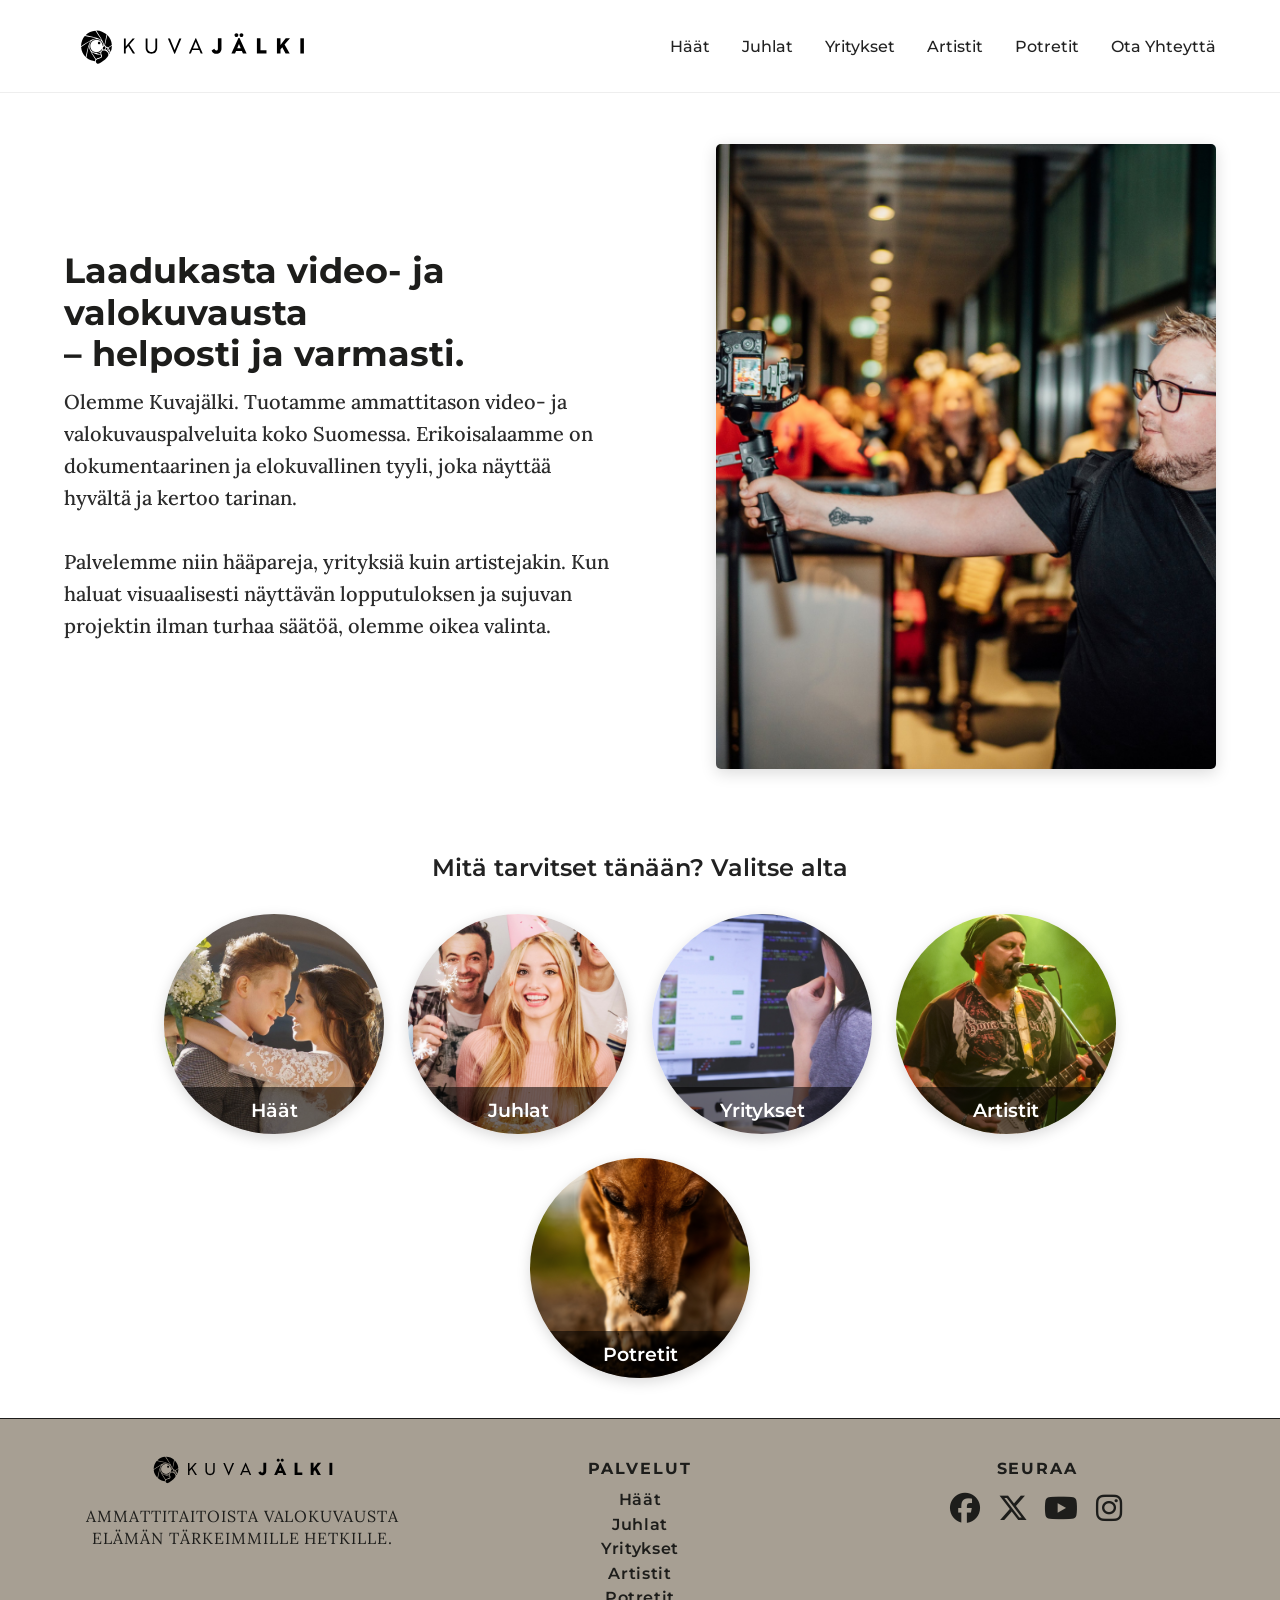
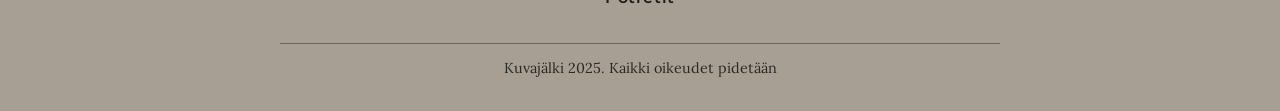
<file: index.html>
<!DOCTYPE html>
<html lang="fi">

<head>
  <meta charset="UTF-8" />
  <meta name="viewport" content="width=device-width, initial-scale=1.0" />
  <title>Kuvajälki – Etusivu</title>

  <!-- Fontit ja ikonit -->
  <link rel="preconnect" href="https://fonts.googleapis.com">
  <link rel="preconnect" href="https://fonts.gstatic.com" crossorigin>
  <link href="https://fonts.googleapis.com/css2?family=Montserrat:wght@400;500;600;700&family=Lora:ital,wght@0,400;0,600;1,400&display=swap" rel="stylesheet">
  <link rel="stylesheet" href="https://cdnjs.cloudflare.com/ajax/libs/font-awesome/6.4.2/css/all.min.css">

  <!-- Tyylit (päivitä polut tarvittaessa projektissasi) -->
  <link rel="stylesheet" href="style.css" />
 
</head>

<body>

  <!-- Navbar (sama kuin aiemmin) -->
  <nav class="navbar">
    <div class="container flex">
      <a href="../index.html" class="site-brand">
        <img src="../img/logo.svg" alt="Kuvajälki logo" />
      </a>

      <!-- Open (hamburger) button -->
      <button type="button" id="navbar-show-btn" aria-label="Avaa valikko">
        <i class="fas fa-bars"></i>
      </button>

      <!-- Collapsible menu -->
      <div id="navbar-collapse">
        <button type="button" id="navbar-close-btn" aria-label="Sulje valikko">
          <i class="fas fa-times"></i>
        </button>

        <ul class="navbar-nav">
  
          <li class="nav-item">
            <a href="../Haat/index.html" class="nav-link">Häät</a>
          </li>
          <li class="nav-item">
            <a href="../Juhlat/index.html" class="nav-link">Juhlat</a>
          </li>
          <li class="nav-item">
            <a href="../Yritykset/index.html" class="nav-link">Yritykset</a>
          </li>
          <li class="nav-item">
            <a href="../Artistit/index.html" class="nav-link">Artistit</a>
          </li>
          <li class="nav-item">
            <a href="../Henkilo/index.html" class="nav-link">Potretit</a>
          </li>
          <li class="nav-item">
            <a href="../Ota_Yhteytta/index.html" class="nav-link">Ota Yhteyttä</a>
          </li>
        </ul>
      </div>
    </div>
  </nav>
  <!-- /Navbar -->

  <!-- Etusivulla ei tarvita hää-headeria, poistettu header-hero -->

  <main>
    
    <!-- About Me Section -->
    <section class="about-section container">
      <div class="about-content">
        <div class="about-text">
          <h2>Laadukasta video- ja valokuvausta <br>– helposti ja varmasti.</h2>
          <p>
            Olemme Kuvajälki. Tuotamme ammattitason video- ja valokuvauspalveluita koko Suomessa. Erikoisalaamme on dokumentaarinen ja elokuvallinen tyyli, joka näyttää hyvältä ja kertoo tarinan.<br>
            <br>
            Palvelemme niin hääpareja, yrityksiä kuin artistejakin. Kun haluat visuaalisesti näyttävän lopputuloksen ja sujuvan projektin ilman turhaa säätöä, olemme oikea valinta.
            <br>
           
          </p>
        </div>
        <div class="about-image">
          <img src="../img/etusivu1.png" alt="Valokuvaaja työssään">
        </div>
      </div>
    </section>

   <!-- Service Cards Section -->
<section class="services-section container">
  <h2>Mitä tarvitset tänään? Valitse alta</h2>

  <div class="card-container">

    <a href="../haat/index.html" class="service-card kortti-haat">
      <h3>Häät</h3>
      <img src="../img/Haat/Haat-pysty.jpg" alt="Häät">
    </a>

    <a href="../Juhlat/index.html" class="service-card kortti-juhlat">
      <h3>Juhlat</h3>
      <img src="../img/Juhlat/Juhlat-pysty.jpg" alt="Juhlat">
    </a>

    <a href="../Yritykset/index.html" class="service-card kortti-yritykset">
      <h3>Yritykset</h3>
      <img src="../img/Yritykset/Yritykset-pysty.jpg" alt="Yritykset">
    </a>

    <a href="Artistit/index.html" class="service-card kortti-artistit">
      <h3>Artistit</h3>
      <img src="../img/Artistit/Artistit-pysty.jpg" alt="Artistit">
    </a>

    <a href="Henkilo/index.html" class="service-card kortti-henkilo">
      <h3>Potretit</h3>
      <img src="../img/Potretit/Koirat0015.jpg" alt="Potretit">
    </a>

  </div>
</section>

  </main>


  <footer class="site-footer">
  <div class="container footer-grid">
    <!-- VASEN: logo + kuvaus -->
    <div class="footer-brand">
      <img src="../img/logo.svg" alt="Kuvajälki" class="footer-logo">
      <p class="footer-tagline">
        Ammattitaitoista valokuvausta elämän tärkeimmille hetkille.
      </p>
    </div>

    <!-- KESKI: Palvelut-linkit -->
    <nav class="footer-services" aria-label="Palvelut">
      <h4>Palvelut</h4>
      <ul>
        <li><a href="../Haat/index.html">Häät</a></li>
        <li><a href="../Juhlat/index.html">Juhlat </a></li>
        <li><a href="../Yritykset/index.html">Yritykset</a></li>
        <li><a href="../Artistit/index.html">Artistit</a></li>
        <li><a href="../Henkilo/index.html">Potretit</a></li>
      </ul>
    </nav>

    <!-- OIKEA: Seuraa -->
    <div class="footer-social">
      <h4>Seuraa</h4>
      <ul>
        <li><a href="https://www.facebook.com/kuvajalki?locale=fi_FI" aria-label="Facebook"><i class="fab fa-facebook"></i></a></li>
        <li><a href="#" aria-label="X / Twitter"><i class="fab fa-x-twitter"></i></a></li>
        <li><a href="https://www.youtube.com/@kuvajalki" aria-label="YouTube"><i class="fab fa-youtube"></i></a></li>
        <li><a href="https://www.instagram.com/kuvajalki?igsh=MnY0amo5YzYzcDU3" aria-label="Instagram"><i class="fab fa-instagram"></i></a></li>
      </ul>
    </div>
  </div>

  <hr class="footer-rule" />

  <div class="container footer-bottom">
    <p>Kuvajälki 2025. Kaikki oikeudet pidetään</p>
  </div>
</footer>


  <!-- Oma skripti (valikko ym.) -->
  <script src="script.js"></script>
</body>

</html>
</file>
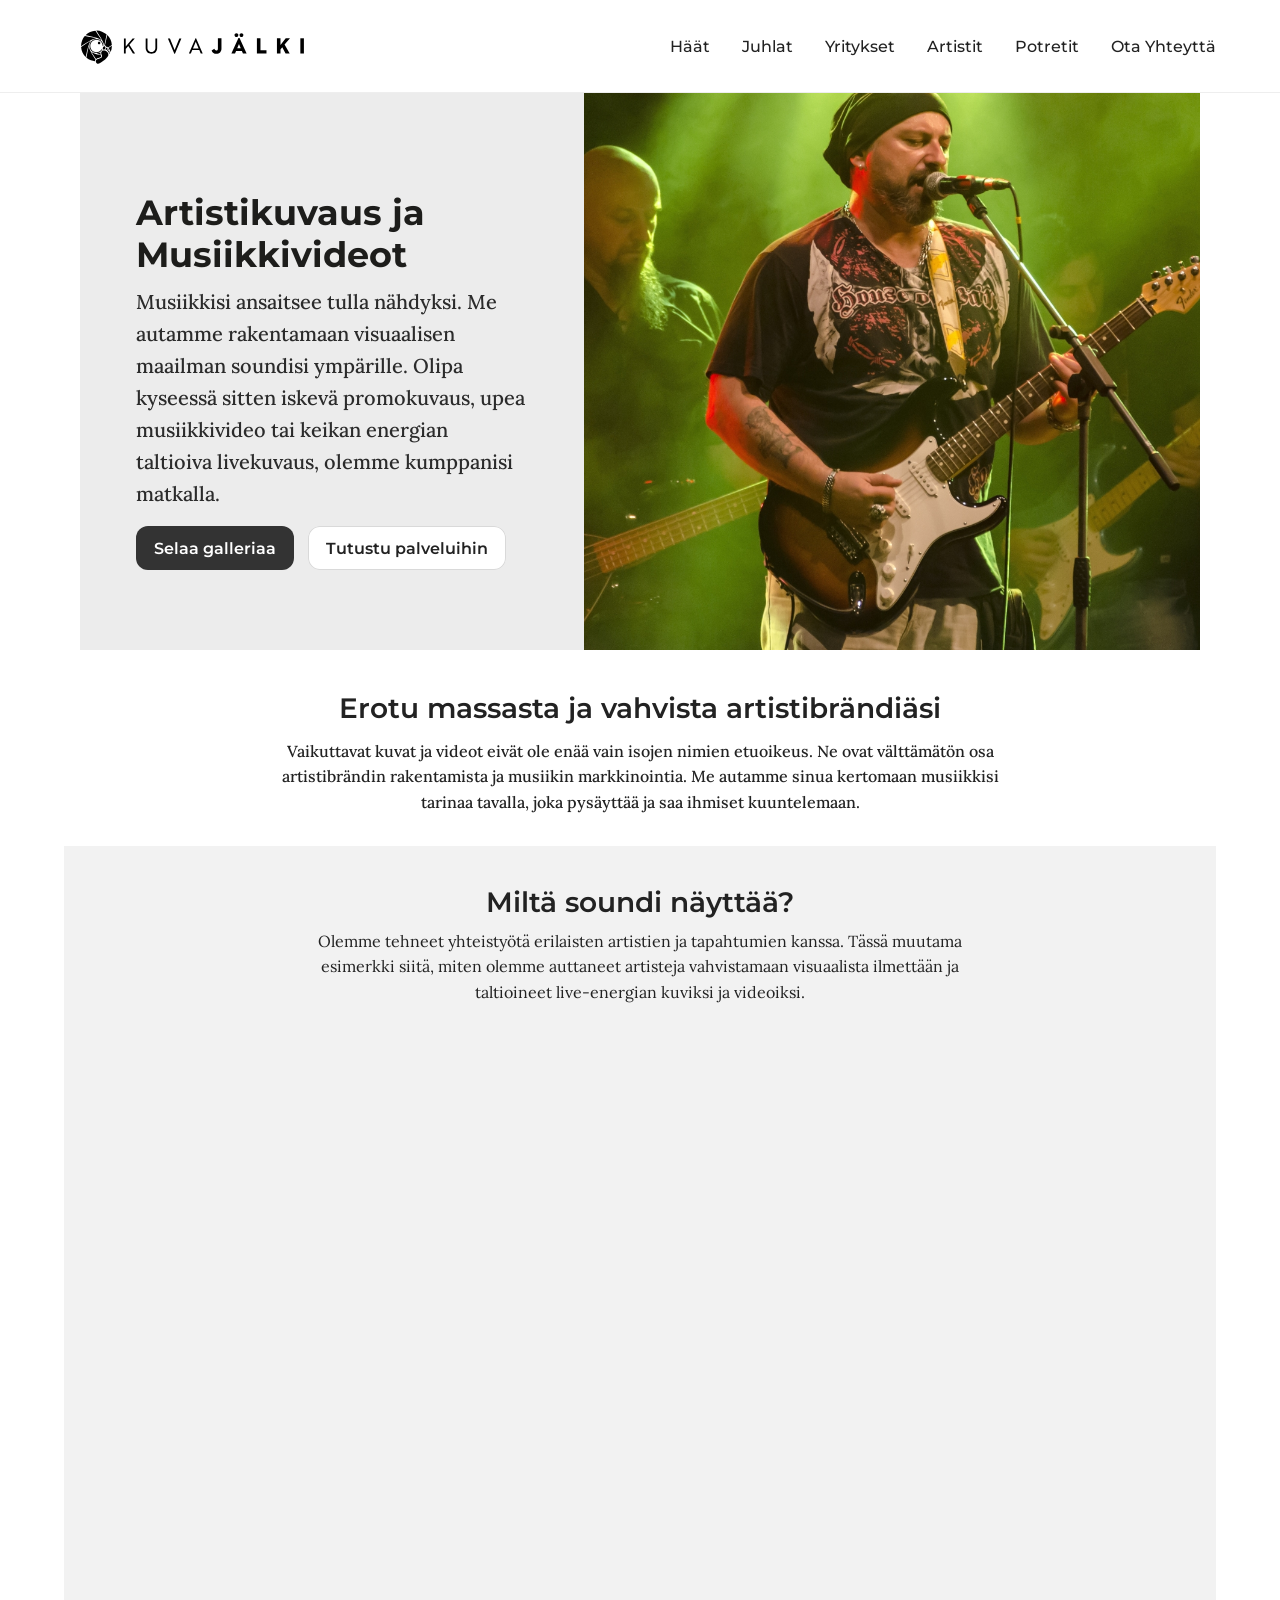
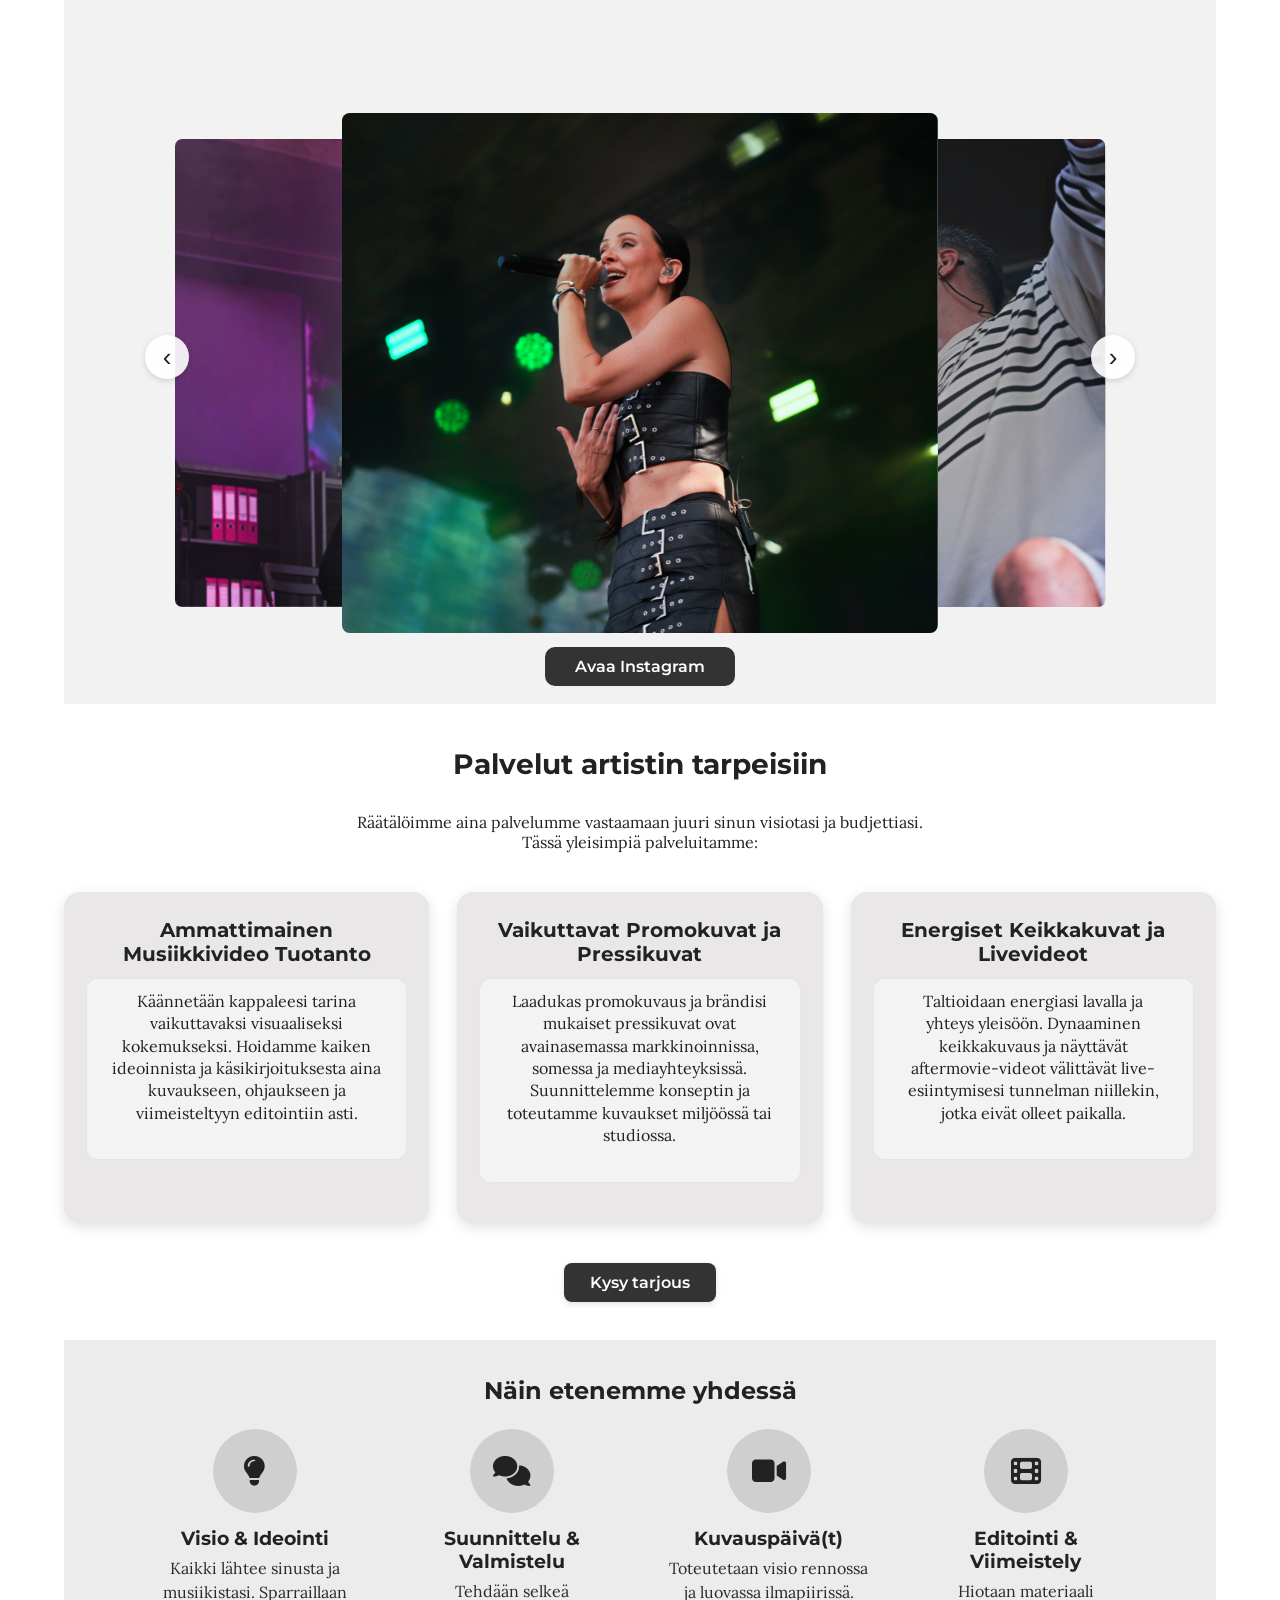
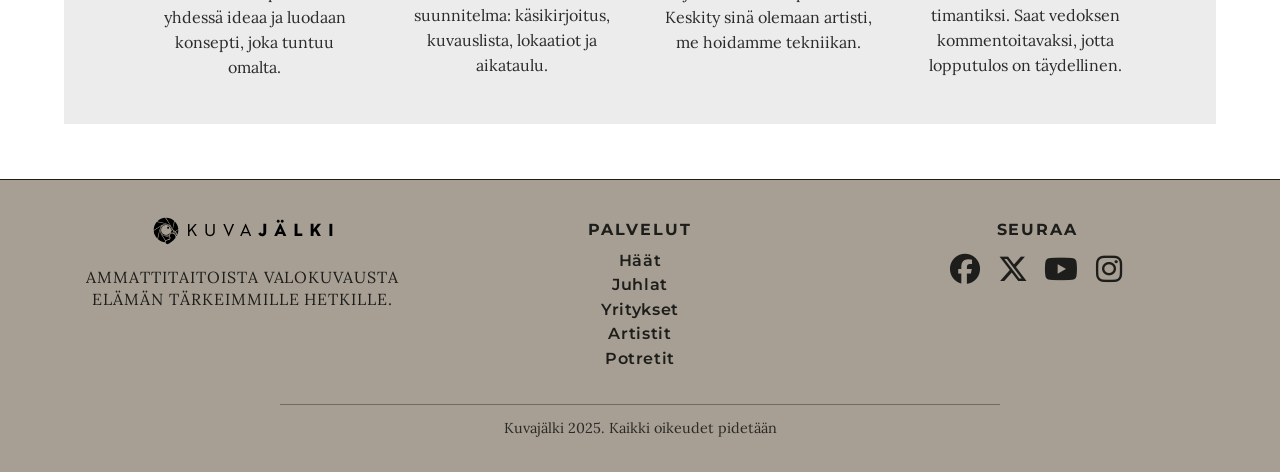
<file: Artistit/index.html>
<!DOCTYPE html>
<html lang="en">

<head>
  <meta charset="UTF-8" />
  <meta name="viewport" content="width=device-width, initial-scale=1.0" />
  <title>Kuvajälki –Artistit</title>
  <link rel="preconnect" href="https://fonts.googleapis.com">
  <link rel="preconnect" href="https://fonts.gstatic.com" crossorigin>
  <link href="https://fonts.googleapis.com/css2?family=Montserrat:wght@400;500;600;700&family=Lora:ital,wght@0,400;0,600;1,400&display=swap" rel="stylesheet">
  <link rel="stylesheet" href="../Artistit/style.css" />
  

  <!-- Add Font Awesome for icons -->
  <link rel="stylesheet" href="https://cdnjs.cloudflare.com/ajax/libs/font-awesome/6.4.2/css/all.min.css">
</head>

<body>

<!-- Navbar (sama kuin aiemmin) -->
  <nav class="navbar">
    <div class="container flex">
      <a href="../index.html/" class="site-brand">
        <img src="../img/logo.svg" alt="Kuvajälki logo" />
      </a>

      <!-- Open (hamburger) button -->
      <button type="button" id="navbar-show-btn" aria-label="Avaa valikko">
        <i class="fas fa-bars"></i>
      </button>

      <!-- Collapsible menu -->
      <div id="navbar-collapse">
        <button type="button" id="navbar-close-btn" aria-label="Sulje valikko">
          <i class="fas fa-times"></i>
        </button>

        <ul class="navbar-nav">
  
          <li class="nav-item">
            <a href="../Haat/index.html" class="nav-link">Häät</a>
          </li>
          <li class="nav-item">
            <a href="../Juhlat/index.html" class="nav-link">Juhlat</a>
          </li>
          <li class="nav-item">
            <a href="../Yritykset/index.html" class="nav-link">Yritykset</a>
          </li>
          <li class="nav-item">
            <a href="../Artistit/index.html" class="nav-link">Artistit</a>
          </li>
          <li class="nav-item">
            <a href="../Henkilo/index.html" class="nav-link">Potretit</a>
          </li>
          <li class="nav-item">
            <a href="../Ota_Yhteytta/index.html" class="nav-link">Ota Yhteyttä</a>
          </li>
        </ul>
      </div>
    </div>
  </nav>

  <!-- Navbar end -->

  <!-- HERO HEADER -->
<section class="hero-header">
  <div class="container">
    <div class="hero-wrap">
      <!-- Vasen: teksti + napit -->
      <div class="hero-copy">
        <h1>Artistikuvaus ja Musiikkivideot</h1>
        <h2>
          Musiikkisi ansaitsee tulla nähdyksi. Me autamme rakentamaan visuaalisen maailman soundisi ympärille.
           Olipa kyseessä sitten iskevä promokuvaus, upea musiikkivideo tai keikan energian taltioiva livekuvaus, olemme kumppanisi matkalla.  
        </h2>

        <div class="hero-actions">
          <a href="#galleria" class="btn btn--dark">Selaa galleriaa</a>
          <a href="#hinnasto" class="btn btn--light">Tutustu palveluihin</a>
        </div>
      </div>

      <!-- Oikea: kuva -->
      <figure class="hero-media">
        <img
          src="../img/Artistit/Artistit-vaaka.jpg"
          alt="Artisti lavalla"
        />
      </figure>
    </div>
  </div>
</section>
<!-- /HERO HEADER -->

      


  
  <main>
    <div id="intro">
        <h2>
        Erotu massasta ja vahvista artistibrändiäsi
        </h2>
        <p>
        Vaikuttavat kuvat ja videot eivät ole enää vain isojen nimien etuoikeus.
         Ne ovat välttämätön osa artistibrändin rakentamista ja musiikin markkinointia.
         Me autamme sinua kertomaan musiikkisi tarinaa tavalla, joka pysäyttää ja saa ihmiset kuuntelemaan.
        </p>
    </div>

<!-- PORTFOLIO / GALLERIA -->
    <section class="portfolio" id="galleria">
  <div class="container">
    <div class="portfolio-box">
      <h2>Miltä soundi näyttää?</h2>
      <p>
        Olemme tehneet yhteistyötä erilaisten artistien ja tapahtumien kanssa.
         Tässä muutama esimerkki siitä, miten olemme auttaneet artisteja vahvistamaan visuaalista ilmettään ja taltioineet live-energian kuviksi ja videoiksi.
      </p>

      <section class="video-section">
  
        <div class="video-container">
          <iframe width="560" height="315" src="https://www.youtube-nocookie.com/embed/GqiuECe5WY0?si=fVZcYI2FfqOP2jeV" 
          title="YouTube video player" frameborder="0" 
          allow="accelerometer; autoplay; clipboard-write; encrypted-media; gyroscope; picture-in-picture; web-share" 
          referrerpolicy="strict-origin-when-cross-origin" allowfullscreen></iframe>
        </div>
      </section>


<!-- KARUSELLI: näyttö 3 kuvaa (keskimmäinen isompi) -->
<div
  class="carousel"
  id="portfolio-carousel"
  aria-roledescription="karuselli"
  aria-label="Hääkuvien karuselli"
>

   <button
    class="carousel-btn prev"
    type="button"
    aria-label="Edellinen kuva"
  >
    ‹
  </button>

  <div class="carousel-inner">
    <div class="carousel-stage">

      <figure class="carousel-item" data-index="0">
        <img src="../img/Artistit/5.jpg" alt="Artisti 1" loading="lazy">
      </figure>
      <figure class="carousel-item" data-index="1">
        <img src="../img/Artistit/10.jpg" alt="Artisti 2" loading="lazy">
      </figure>
      <figure class="carousel-item" data-index="2">
        <img src="../img/Artistit/15.jpg" alt="Artisti 3" loading="lazy">
      </figure>
      <figure class="carousel-item" data-index="3">
        <img src="../img/Artistit/19.jpg" alt="Artisti 4" loading="lazy">
      </figure>
      <figure class="carousel-item" data-index="4">
        <img src="../img/Artistit/Aro_003 kopio.jpg" alt="Artisti 5" loading="lazy">
      </figure>
      <figure class="carousel-item" data-index="5">
        <img src="../img/Artistit/6.jpg" alt="Artisti 6" loading="lazy">
      </figure>

    </div>
  </div>

  <button
    class="carousel-btn next"
    type="button"
    aria-label="Seuraava kuva"
  >
    ›
  </button>

</div>


      <a
        href="https://www.instagram.com/kuvajalki?igsh=MnY0amo5YzYzcDU3"
        target="_blank"
        rel="noopener noreferrer"
        class="portfolio-btn"
        aria-label="Avaa Instagram"
      >
      Avaa Instagram
      </a>
    </div>
  </div>
</section>

<!-- HINNASTO / PAKETIT -->
<section class="pricing" id="hinnasto">
  <div class="container">
    <h2>Palvelut artistin tarpeisiin</h2>
    <p>Räätälöimme aina palvelumme vastaamaan juuri sinun visiotasi ja budjettiasi. 
      <br>Tässä yleisimpiä palveluitamme:
    </p>
    <div class="pricing-grid">
      <!-- Kortti 1 -->
      <article class="price-card">
        <h3>Ammattimainen Musiikkivideo Tuotanto</h3>

        <div class="price-block">

          <p>Käännetään kappaleesi tarina vaikuttavaksi visuaaliseksi kokemukseksi.
             Hoidamme kaiken ideoinnista ja käsikirjoituksesta aina kuvaukseen, ohjaukseen ja viimeisteltyyn editointiin asti.</p>
        </div>

        
      </article>

      <!-- Kortti 2 -->
      <article class="price-card">
        <h3>Vaikuttavat Promokuvat ja Pressikuvat</h3>

        <div class="price-block">
          
          <p>Laadukas promokuvaus ja brändisi mukaiset pressikuvat ovat avainasemassa markkinoinnissa, somessa ja mediayhteyksissä.
             Suunnittelemme konseptin ja toteutamme kuvaukset miljöössä tai studiossa.</p>
        </div>

      </article>

      <!-- Kortti 3 -->
      <article class="price-card">
        <h3>Energiset Keikkakuvat ja Livevideot</h3>

        <div class="price-block">
          
          <p>Taltioidaan energiasi lavalla ja yhteys yleisöön.
             Dynaaminen keikkakuvaus ja näyttävät aftermovie-videot välittävät live-esiintymisesi tunnelman niillekin, jotka eivät olleet paikalla.</p>
        </div>

      </article>
    </div>

    <div class="pricing-cta">
      <a href="../Ota_Yhteytta/index.html" class="btn-quote">Kysy tarjous</a>
    </div>
  </div>
</section>

<!-- PROSESSI / NÄIN ETENEMME -->
<section class="process">
  <div class="container">
    <h2>Näin etenemme yhdessä</h2>

    <ol class="process-grid">
      <li class="process-step">
        <div class="step-badge" ><i class="fa-solid fa-lightbulb"></i></div>
        <h3>Visio & Ideointi</h3>
        <p>Kaikki lähtee sinusta ja musiikistasi. Sparraillaan yhdessä ideaa ja luodaan konsepti, joka tuntuu omalta.</p>
      </li>

      <li class="process-step">
        <div class="step-badge" ><i class="fa-solid fa-comments"></i></div>
        <h3>Suunnittelu & Valmistelu</h3>
        <p>Tehdään selkeä suunnitelma: käsikirjoitus, kuvauslista, lokaatiot ja aikataulu.</p>
      </li>

      <li class="process-step">
        <div class="step-badge" ><i class="fa-solid fa-video"></i></div>
        <h3>Kuvauspäivä(t)</h3>
        <p>Toteutetaan visio rennossa ja luovassa ilmapiirissä. Keskity sinä olemaan artisti, me hoidamme tekniikan.</p>
      </li>

      <li class="process-step">
        <div class="step-badge" ><i class="fa-solid fa-film"></i></div>
        <h3>Editointi & Viimeistely</h3>
        <p>Hiotaan materiaali timantiksi. Saat vedoksen kommentoitavaksi, jotta lopputulos on täydellinen.</p>
      </li>
    </ol>
  </div>
</section>




</main>


<footer class="site-footer">
  <div class="container footer-grid">
    <!-- VASEN: logo + kuvaus -->
    <div class="footer-brand">
      <img src="../img/logo.svg" alt="Kuvajälki" class="footer-logo">
      <p class="footer-tagline">
        Ammattitaitoista valokuvausta elämän tärkeimmille hetkille.
      </p>
    </div>

    <!-- KESKI: Palvelut-linkit -->
    <nav class="footer-services" aria-label="Palvelut">
      <h4>Palvelut</h4>
      <ul>
        <li><a href="../Haat/index.html">Häät</a></li>
        <li><a href="../Juhlat/index.html">Juhlat</a></li>
        <li><a href="../Yritykset/index.html">Yritykset</a></li>
        <li><a href="../Artistit/index.html">Artistit</a></li>
        <li><a href="../Henkilo/index.html">Potretit</a></li>
      </ul>
    </nav>

    <!-- OIKEA: Seuraa, tässä ikonit sosiaalisiin medioihin -->
    <div class="footer-social">
      <h4>Seuraa</h4>
      <ul>
        <li><a href="https://www.facebook.com/kuvajalki?locale=fi_FI" aria-label="Facebook"><i class="fab fa-facebook"></i></a></li>
        <li><a href="#" aria-label="X / Twitter"><i class="fab fa-x-twitter"></i></a></li>
        <li><a href="https://www.youtube.com/@kuvajalki" aria-label="YouTube"><i class="fab fa-youtube"></i></a></li>
        <li><a href="https://www.instagram.com/kuvajalki?igsh=MnY0amo5YzYzcDU3" aria-label="Instagram"><i class="fab fa-instagram"></i></a></li>
      </ul>
    </div>
  </div>

  <hr class="footer-rule" />

  <div class="container footer-bottom">
    <p>Kuvajälki 2025. Kaikki oikeudet pidetään</p>
  </div>
</footer>

  <script src="script.js"></script>
</body>

</html>
</file>
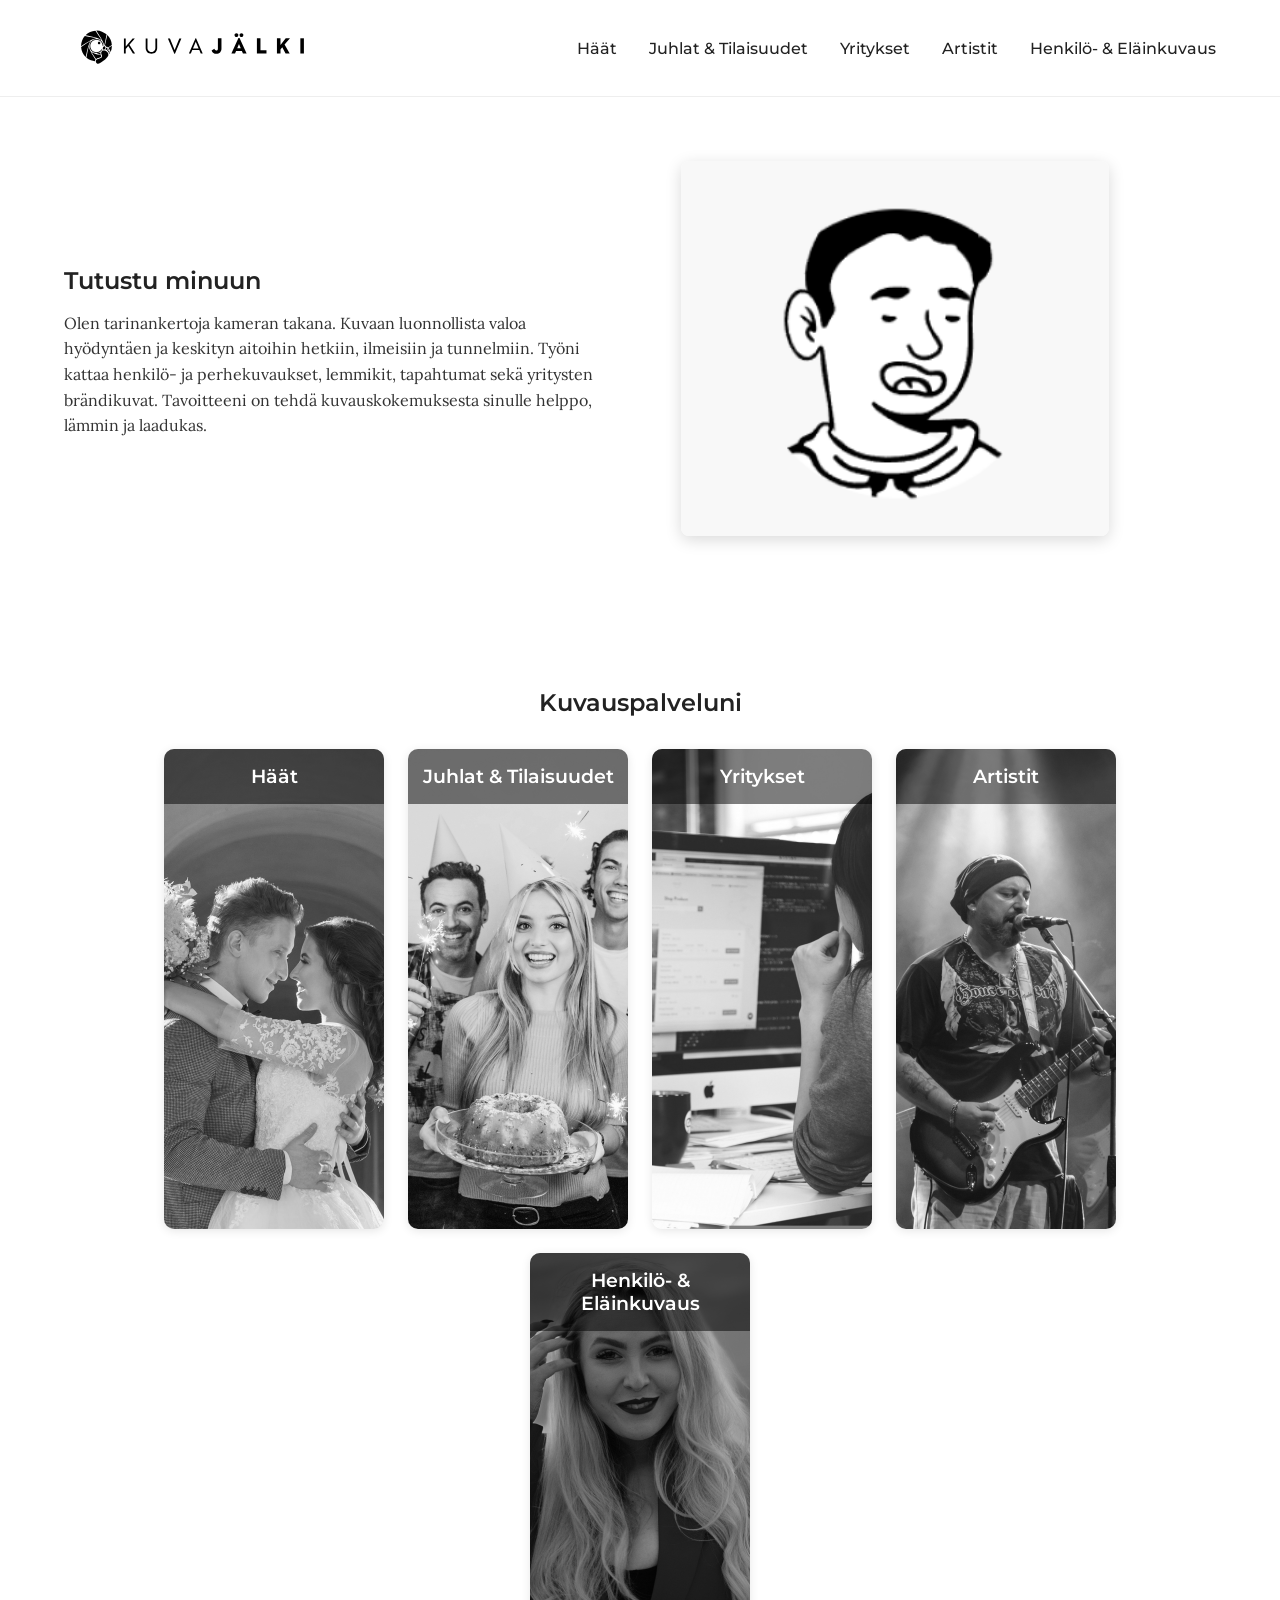
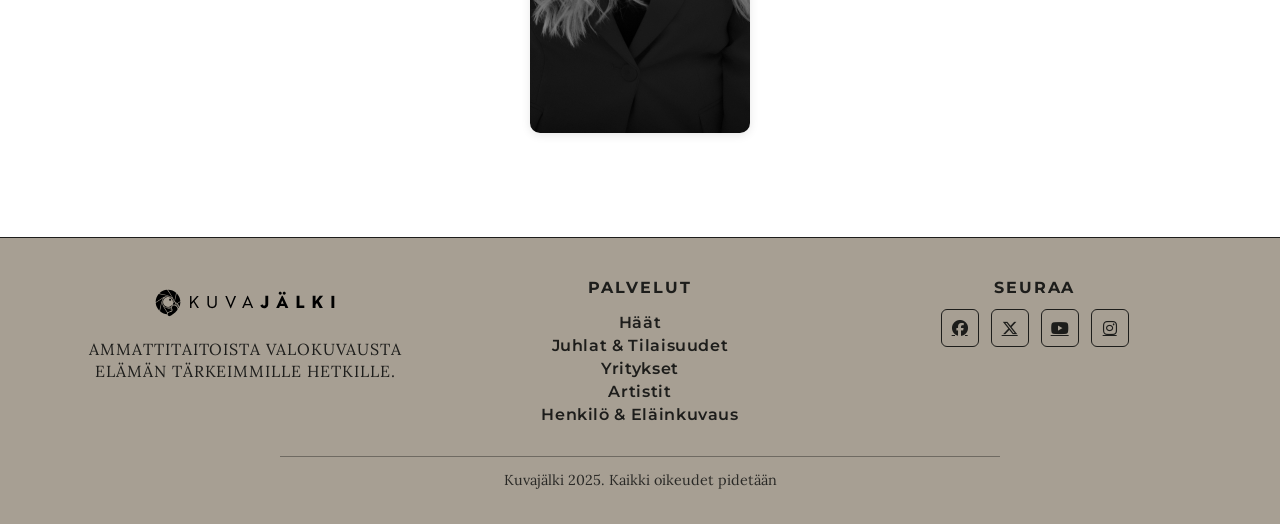
<file: Etusivu/index.html>
<!DOCTYPE html>
<html lang="fi">

<head>
  <meta charset="UTF-8" />
  <meta name="viewport" content="width=device-width, initial-scale=1.0" />
  <title>Kuvajälki – Etusivu</title>

  <!-- Fontit ja ikonit -->
  <link rel="preconnect" href="https://fonts.googleapis.com">
  <link rel="preconnect" href="https://fonts.gstatic.com" crossorigin>
  <link href="https://fonts.googleapis.com/css2?family=Montserrat:wght@400;500;600;700&family=Lora:ital,wght@0,400;0,600;1,400&display=swap" rel="stylesheet">
  <link rel="stylesheet" href="https://cdnjs.cloudflare.com/ajax/libs/font-awesome/6.4.2/css/all.min.css">

  <!-- Tyylit (päivitä polut tarvittaessa projektissasi) -->
  <link rel="stylesheet" href="../Etusivu/style.css" />
 
</head>

<body>

  <!-- Navbar (sama kuin aiemmin) -->
  <nav class="navbar">
    <div class="container flex">
      <a href="../index.html" class="site-brand">
        <img src="../img/logo.svg" alt="Kuvajälki logo" />
      </a>

      <!-- Open (hamburger) button -->
      <button type="button" id="navbar-show-btn" aria-label="Avaa valikko">
        <i class="fas fa-bars"></i>
      </button>

      <!-- Collapsible menu -->
      <div id="navbar-collapse">
        <button type="button" id="navbar-close-btn" aria-label="Sulje valikko">
          <i class="fas fa-times"></i>
        </button>

        <ul class="navbar-nav">
  
          <li class="nav-item">
            <a href="../Haat/index.html" class="nav-link">Häät</a>
          </li>
          <li class="nav-item">
            <a href="../Juhlat/index.html" class="nav-link">Juhlat & Tilaisuudet</a>
          </li>
          <li class="nav-item">
            <a href="../Yritykset/index.html" class="nav-link">Yritykset</a>
          </li>
          <li class="nav-item">
            <a href="../Artistit/index.html" class="nav-link">Artistit</a>
          </li>
          <li class="nav-item">
            <a href="../Henkilo/index.html" class="nav-link">Henkilö- & Eläinkuvaus</a>
          </li>
        </ul>
      </div>
    </div>
  </nav>
  <!-- /Navbar -->

  <!-- Etusivulla ei tarvita hää-headeria, poistettu header-hero -->

  <main>
    <!-- About Me Section -->
    <section class="about-section container">
      <div class="about-content">
        <div class="about-text">
          <h2>Tutustu minuun</h2>
          <p>
            Olen tarinankertoja kameran takana. Kuvaan luonnollista valoa hyödyntäen ja keskityn aitoihin hetkiin,
            ilmeisiin ja tunnelmiin. Työni kattaa henkilö- ja perhekuvaukset, lemmikit, tapahtumat sekä yritysten
            brändikuvat. Tavoitteeni on tehdä kuvauskokemuksesta sinulle helppo, lämmin ja laadukas.
          </p>
        </div>
        <div class="about-image">
          <img src="../img/aboutme.png" alt="Valokuvaaja työssään">
        </div>
      </div>
    </section>

    <!-- Service Cards Section -->
    <section class="services-section container">
      <h2>Kuvauspalveluni</h2>
      <div class="card-container">
        <div class="service-card kortti-haat">
          <h3>Häät</h3>
        </div>
        <div class="service-card kortti-juhlat">
          <h3>Juhlat & Tilaisuudet</h3>
        </div>
        <div class="service-card kortti-yritykset">
          <h3>Yritykset</h3>
        </div>
        <div class="service-card kortti-artistit">
          <h3>Artistit</h3>
        </div>
        <div class="service-card kortti-henkilo">
          <h3>Henkilö- & Eläinkuvaus</h3>
        </div>
      </div>
    </section>
  </main>


  <footer class="site-footer">
  <div class="container footer-grid">
    <!-- VASEN: logo + kuvaus -->
    <div class="footer-brand">
      <img src="../img/logo.svg" alt="Kuvajälki" class="footer-logo">
      <p class="footer-tagline">
        Ammattitaitoista valokuvausta elämän tärkeimmille hetkille.
      </p>
    </div>

    <!-- KESKI: Palvelut-linkit -->
    <nav class="footer-services" aria-label="Palvelut">
      <h4>Palvelut</h4>
      <ul>
        <li><a href="../Haat/index.html">Häät</a></li>
        <li><a href="../Juhlat/index.html">Juhlat &amp; Tilaisuudet</a></li>
        <li><a href="../Yritykset/index.html">Yritykset</a></li>
        <li><a href="../Artistit/index.html">Artistit</a></li>
        <li><a href="../Henkilokuvaus/index.html">Henkilö &amp; Eläinkuvaus</a></li>
      </ul>
    </nav>

    <!-- OIKEA: Seuraa -->
    <div class="footer-social">
      <h4>Seuraa</h4>
      <ul>
        <li><a href="#" aria-label="Facebook"><i class="fab fa-facebook"></i></a></li>
        <li><a href="#" aria-label="X / Twitter"><i class="fab fa-x-twitter"></i></a></li>
        <li><a href="#" aria-label="YouTube"><i class="fab fa-youtube"></i></a></li>
        <li><a href="#" aria-label="Instagram"><i class="fab fa-instagram"></i></a></li>
      </ul>
    </div>
  </div>

  <hr class="footer-rule" />

  <div class="container footer-bottom">
    <p>Kuvajälki 2025. Kaikki oikeudet pidetään</p>
  </div>
</footer>


  <!-- Oma skripti (valikko ym.) -->
  <script src="script.js"></script>
</body>

</html>
</file>
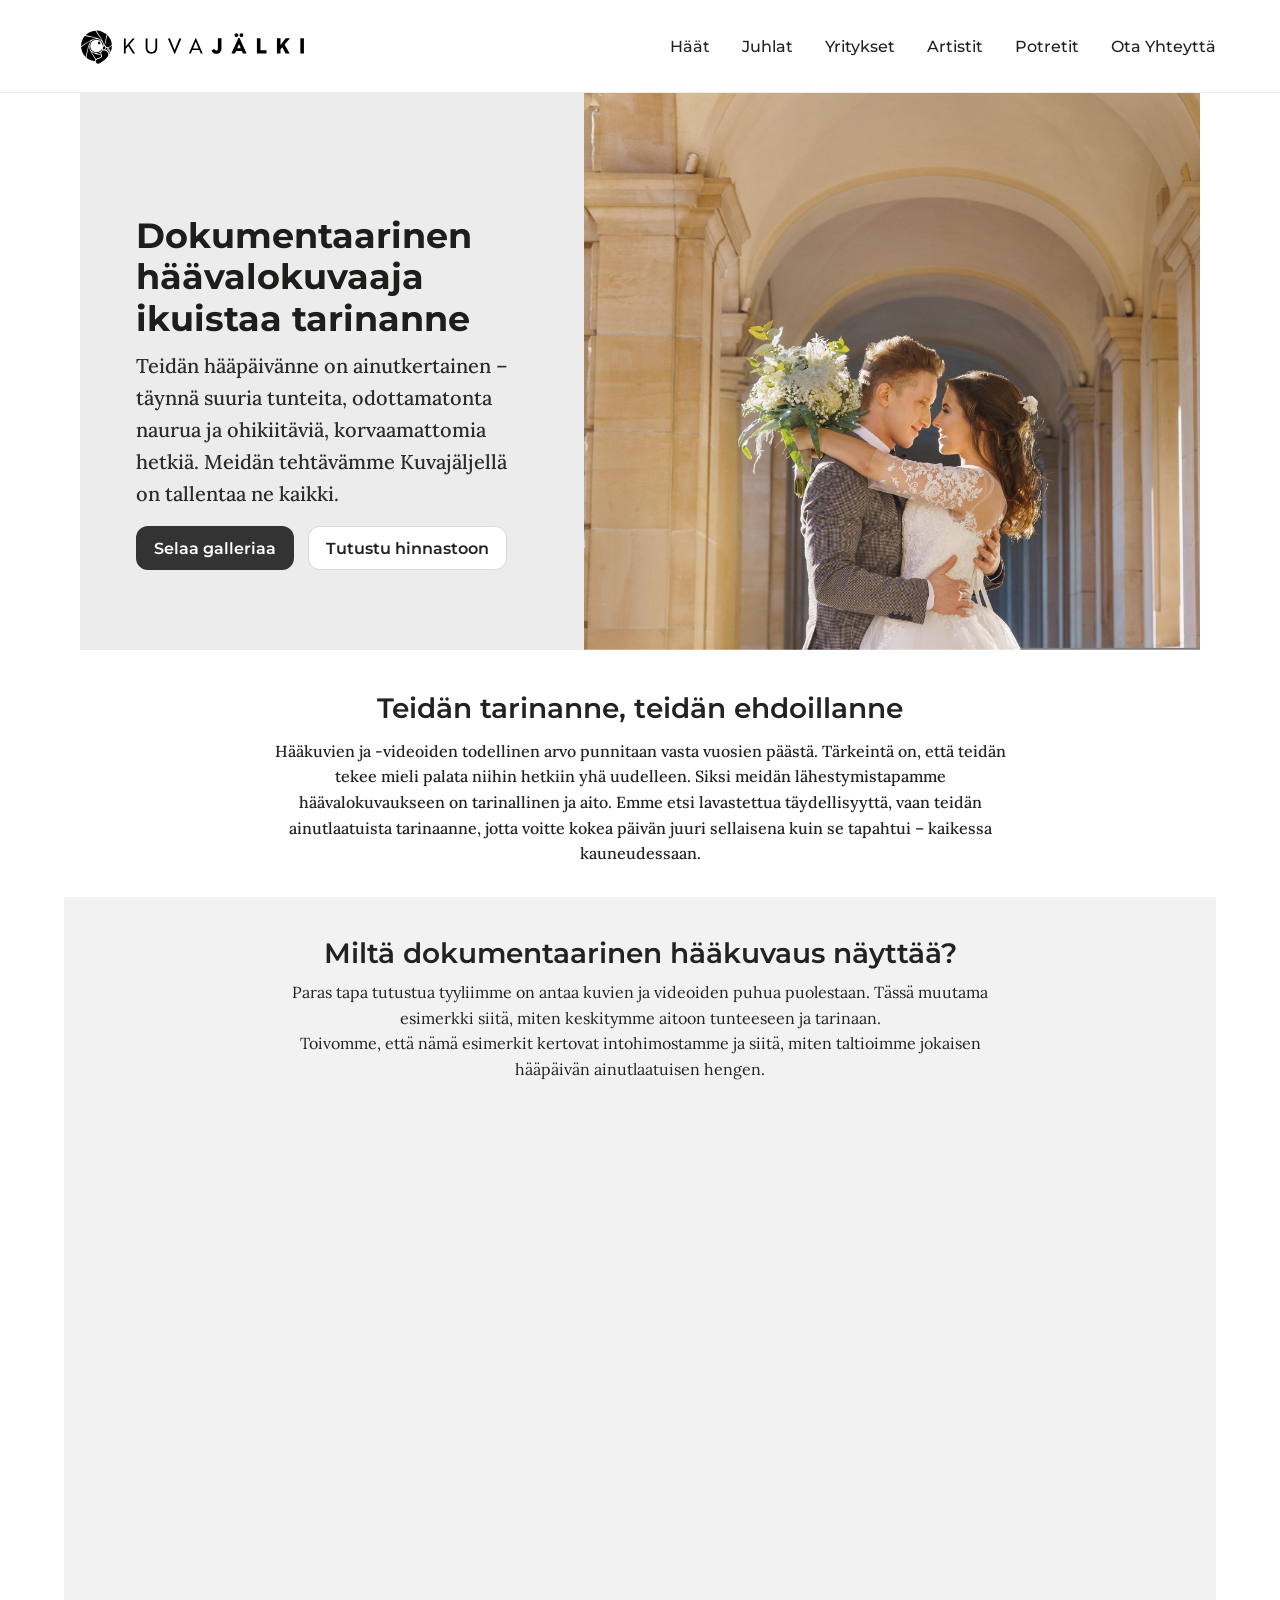
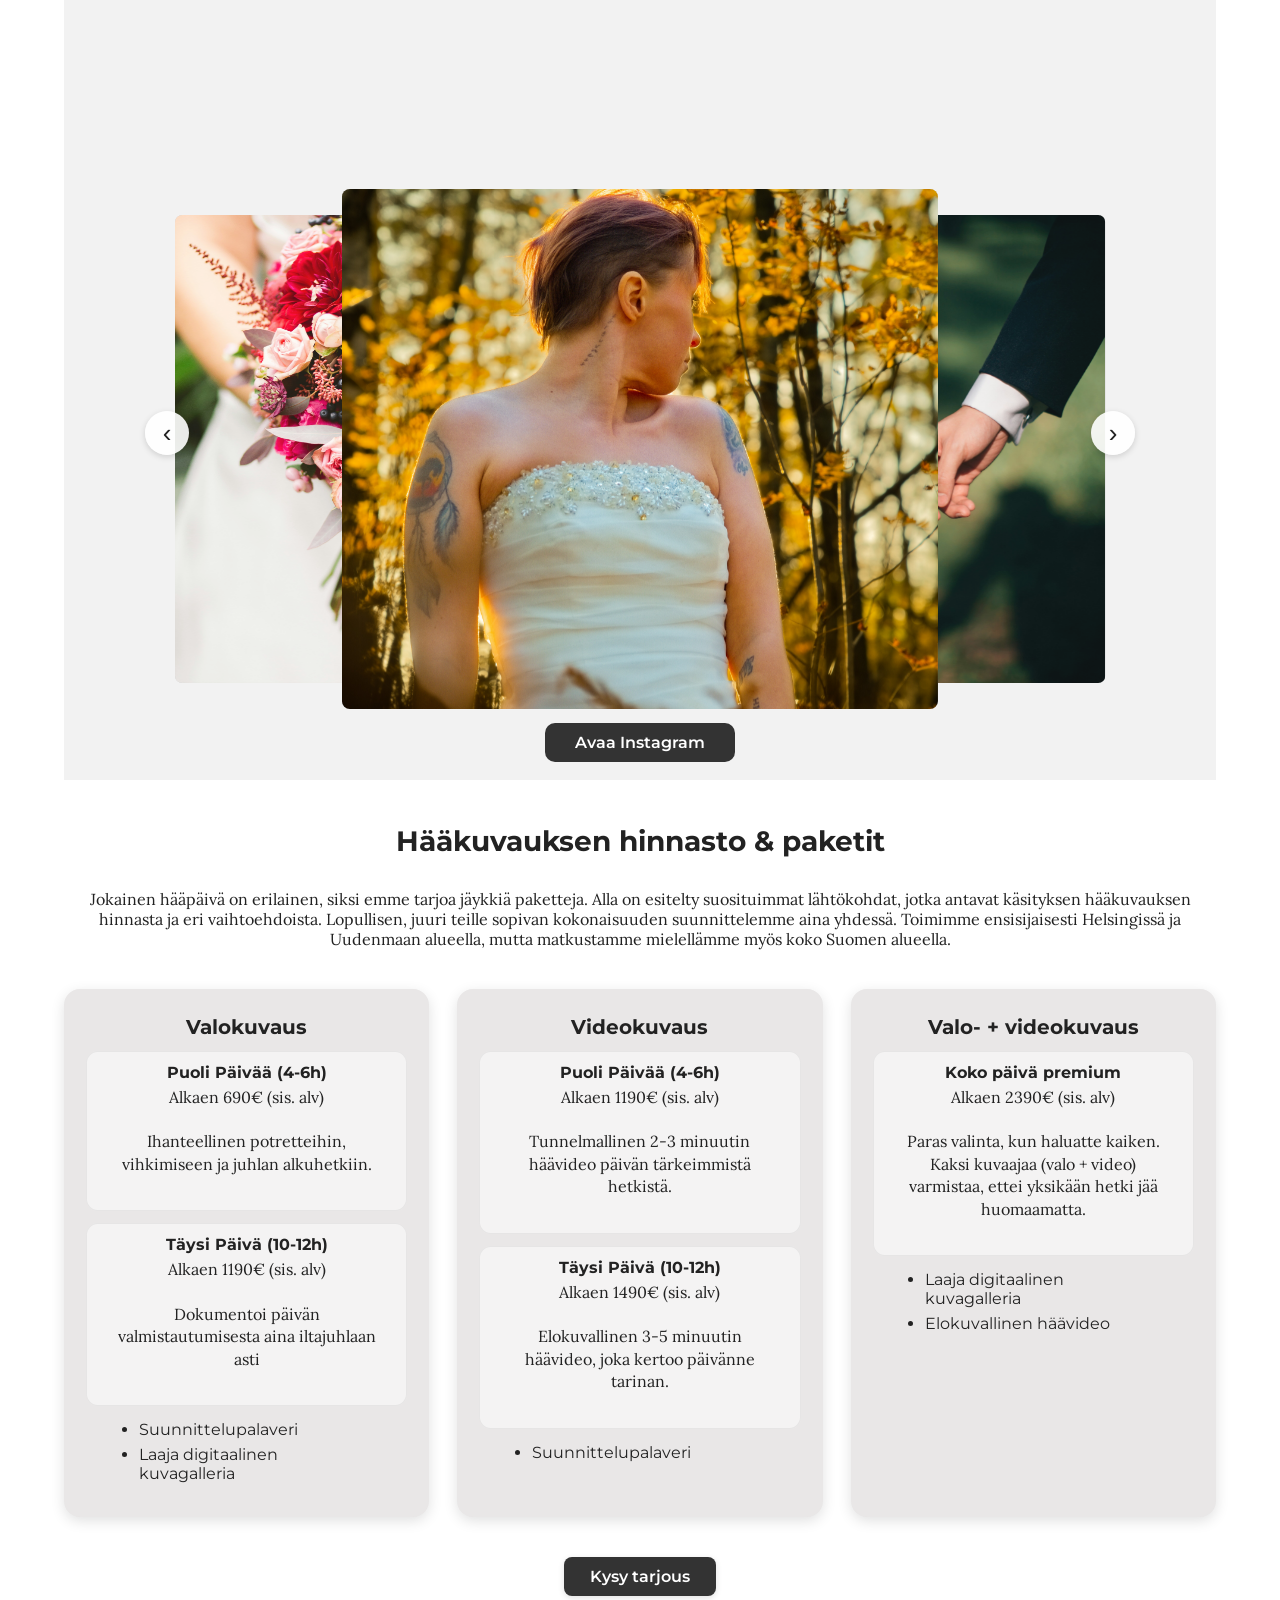
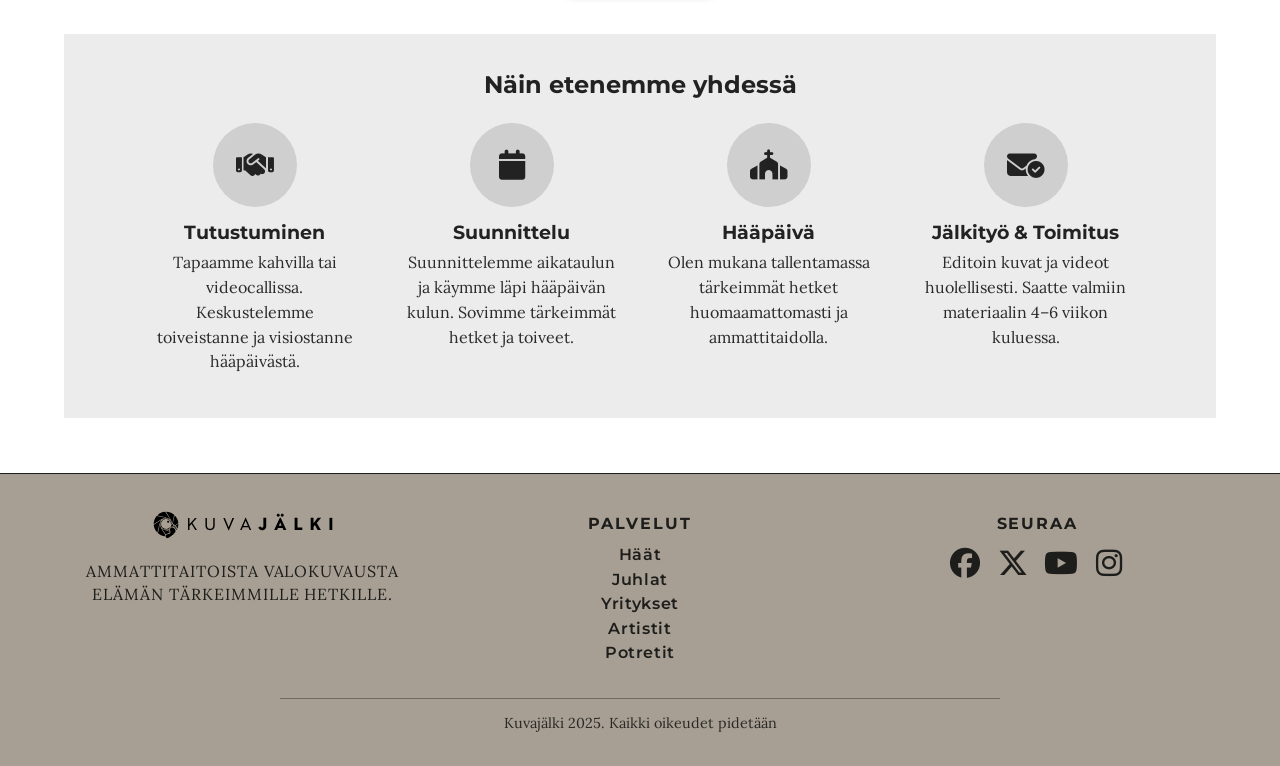
<file: Haat/index.html>
<!DOCTYPE html>
<html lang="en">

<head>
  <meta charset="UTF-8" />
  <meta name="viewport" content="width=device-width, initial-scale=1.0" />
  <title>Kuvajälki – Häät</title>
  <link rel="preconnect" href="https://fonts.googleapis.com">
  <link rel="preconnect" href="https://fonts.gstatic.com" crossorigin>
  <link href="https://fonts.googleapis.com/css2?family=Montserrat:wght@400;500;600;700&family=Lora:ital,wght@0,400;0,600;1,400&display=swap" rel="stylesheet">
  <link rel="stylesheet" href="../Haat/style.css" />
  
  <!-- Add Font Awesome for icons -->
  <link rel="stylesheet" href="https://cdnjs.cloudflare.com/ajax/libs/font-awesome/6.4.2/css/all.min.css">
</head>

<body>

<!-- Navbar -->
  <nav class="navbar">
    <div class="container flex">
      <a href="../index.html" class="site-brand">
        <img src="../img/logo.svg" alt="Kuvajälki logo" />
      </a>

      <!-- Open (hamburger) button -->
      <button type="button" id="navbar-show-btn" aria-label="Avaa valikko">
        <i class="fas fa-bars"></i>
      </button>

      <!-- Collapsible menu -->
      <div id="navbar-collapse">
        <button type="button" id="navbar-close-btn" aria-label="Sulje valikko">
          <i class="fas fa-times"></i>
        </button>

        <ul class="navbar-nav">
  
          <li class="nav-item">
            <a href="../Haat/index.html" class="nav-link">Häät</a>
          </li>
          <li class="nav-item">
            <a href="../Juhlat/index.html" class="nav-link">Juhlat</a>
          </li>
          <li class="nav-item">
            <a href="../Yritykset/index.html" class="nav-link">Yritykset</a>
          </li>
          <li class="nav-item">
            <a href="../Artistit/index.html" class="nav-link">Artistit</a>
          </li>
          <li class="nav-item">
            <a href="../Henkilo/index.html" class="nav-link">Potretit</a>
          </li>
          <li class="nav-item">
            <a href="../Ota_Yhteytta/index.html" class="nav-link">Ota Yhteyttä</a>
          </li>
        </ul>
      </div>
    </div>
  </nav>

  <!-- Navbar end -->

  <!-- HERO HEADER -->
<section class="hero-header">
  <div class="container">
    <div class="hero-wrap">
      <!-- Vasen: teksti + napit -->
      <div class="hero-copy">
        <h1>Dokumentaarinen häävalokuvaaja ikuistaa tarinanne</h1>
        <h2>
          Teidän hääpäivänne on ainutkertainen – täynnä suuria tunteita, odottamatonta naurua ja ohikiitäviä, korvaamattomia hetkiä.
           Meidän tehtävämme Kuvajäljellä on tallentaa ne kaikki. 
        </h2>

        <div class="hero-actions">
          <a href="#galleria" class="btn btn--dark">Selaa galleriaa</a>
          <a href="#hinnasto" class="btn btn--light">Tutustu hinnastoon</a>
        </div>
      </div>

      <!-- Oikea: kuva -->
      <figure class="hero-media">
        <img
          src="../img/Haat/Haat-vaaka.jpg"
          alt="Hääpari kaariholvin alla"
        />
      </figure>
    </div>
  </div>
</section>
<!-- /HERO HEADER -->
      


  
  
  <main>
    <div id="intro">
        <h2>
        Teidän tarinanne, teidän ehdoillanne
        </h2>
        <p>
        Hääkuvien ja -videoiden todellinen arvo punnitaan vasta vuosien päästä. Tärkeintä on, että teidän tekee mieli palata niihin hetkiin yhä uudelleen. 
        Siksi meidän lähestymistapamme häävalokuvaukseen on tarinallinen ja aito. 
        Emme etsi lavastettua täydellisyyttä, vaan teidän ainutlaatuista tarinaanne, jotta voitte kokea päivän juuri sellaisena kuin se tapahtui – kaikessa kauneudessaan.
        </p>
    </div>

<!-- PORTFOLIO / GALLERIA -->
    <section class="portfolio" id="galleria">
  <div class="container">
    <div class="portfolio-box">
      <h2>Miltä dokumentaarinen hääkuvaus näyttää?</h2>
      <p>
        Paras tapa tutustua tyyliimme on antaa kuvien ja videoiden puhua puolestaan. Tässä muutama esimerkki siitä, miten keskitymme aitoon tunteeseen ja tarinaan. 
        <br>Toivomme, että nämä esimerkit kertovat intohimostamme ja siitä, miten taltioimme jokaisen hääpäivän ainutlaatuisen hengen.
      </p>

      <section class="video-section">
  
        <div class="video-container">
          <iframe width="560" height="315" src="https://www.youtube.com/embed/jz3zyfMXKAw?si=XkFNpLJnZ_wbdpFE" 
          title="YouTube video player" frameborder="0" allow="accelerometer; autoplay; clipboard-write; encrypted-media; gyroscope; picture-in-picture; web-share" 
          referrerpolicy="strict-origin-when-cross-origin" allowfullscreen></iframe>
        </div>
      </section>


<!-- KARUSELLI: näyttö 3 kuvaa (keskimmäinen isompi) -->
<div
  class="carousel"
  id="portfolio-carousel"
  aria-roledescription="karuselli"
  aria-label="Hääkuvien karuselli"
>

  <button
    class="carousel-btn prev"
    type="button"
    aria-label="Edellinen kuva"
  >
    ‹
  </button>

  <div class="carousel-inner">
    <div class="carousel-stage">

      <figure class="carousel-item" data-index="0">
        <img src="../img/Haat/Haat-1.jpg" alt="Hääkuva 1" loading="lazy">
      </figure>
      <figure class="carousel-item" data-index="1">
        <img src="../img/Haat/Haat-2.jpg" alt="Hääkuva 2" loading="lazy">
      </figure>
      <figure class="carousel-item" data-index="2">
        <img src="../img/Haat/Haat-3.jpg" alt="Hääkuva 3" loading="lazy">
      </figure>
      <figure class="carousel-item" data-index="3">
        <img src="../img/Haat/Haat-4.jpg" alt="Hääkuva 4" loading="lazy">
      </figure>
      <figure class="carousel-item" data-index="4">
        <img src="../img/Haat/Haat-5.jpg" alt="Hääkuva 5" loading="lazy">
      </figure>
      <figure class="carousel-item" data-index="5">
        <img src="../img/Haat/Haat-6.jpg" alt="Hääkuva 6" loading="lazy">
      </figure>

    </div>
  </div>

  <button
    class="carousel-btn next"
    type="button"
    aria-label="Seuraava kuva"
  >
    ›
  </button>

</div>


      <a
        href="https://www.instagram.com/kuvajalki?igsh=MnY0amo5YzYzcDU3"
        target="_blank"
        rel="noopener noreferrer"
        class="portfolio-btn"
        aria-label="Avaa Instagram"
      >
      Avaa Instagram
      </a>
    </div>
  </div>
</section>

<!-- HINNASTO / PAKETIT -->
<section class="pricing" id="hinnasto">
  <div class="container">
    <h2>Hääkuvauksen hinnasto & paketit</h2>
    <p>
      Jokainen hääpäivä on erilainen, siksi emme tarjoa jäykkiä paketteja. Alla on esitelty suosituimmat lähtökohdat, jotka antavat käsityksen hääkuvauksen hinnasta ja eri vaihtoehdoista. 
      Lopullisen, juuri teille sopivan kokonaisuuden suunnittelemme aina yhdessä. Toimimme ensisijaisesti Helsingissä ja Uudenmaan alueella, mutta matkustamme mielellämme myös koko Suomen alueella.
    </p>
    <div class="pricing-grid">
      <!-- Kortti 1 -->
      <article class="price-card">
        <h3>Valokuvaus</h3>

        <div class="price-block">
          <h4>Puoli Päivää (4-6h)</h4>
          <p>Alkaen 690€ (sis. alv)<br><br>Ihanteellinen potretteihin, vihkimiseen ja juhlan alkuhetkiin.</p>
        </div>

        <div class="price-block">
          <h4>Täysi Päivä (10-12h) </h4>
          <p>Alkaen 1190€ (sis. alv)<br><br>Dokumentoi päivän valmistautumisesta aina iltajuhlaan asti</p>
        </div>

        <ul class="features">
          <li>Suunnittelupalaveri</li>
          <li>Laaja digitaalinen kuvagalleria</li>
          
        </ul>
      </article>

      <!-- Kortti 2 -->
      <article class="price-card">
        <h3>Videokuvaus</h3>

        <div class="price-block">
          <h4>Puoli Päivää (4-6h)</h4>
          <p>Alkaen 1190€ (sis. alv)<br><br>Tunnelmallinen 2-3 minuutin häävideo päivän tärkeimmistä hetkistä.</p>
        </div>

        <div class="price-block">
          <h4>Täysi Päivä (10-12h)</h4>
          <p>Alkaen 1490€ (sis. alv)<br><br>Elokuvallinen 3-5 minuutin häävideo, joka kertoo päivänne tarinan.</p>
        </div>

        <ul class="features">
          <li>Suunnittelupalaveri</li>
          
        </ul>
      </article>

      <!-- Kortti 3 -->
      <article class="price-card">
        <h3>Valo- + videokuvaus</h3>

        <div class="price-block">
          <h4>Koko päivä premium</h4>
          <p>Alkaen 2390€ (sis. alv)<br><br>Paras valinta, kun haluatte kaiken. Kaksi kuvaajaa (valo + video)
          varmistaa, ettei yksikään hetki jää huomaamatta.</p>
        </div>

        <ul class="features">
          <li>Laaja digitaalinen kuvagalleria</li>
          <li>Elokuvallinen häävideo</li>
          
        </ul>
      </article>
    </div>

    <div class="pricing-cta">
      <a href="../Ota_Yhteytta/index.html" class="btn-quote">Kysy tarjous</a>
    </div>
  </div>
</section>

<!-- PROSESSI / NÄIN ETENEMME -->
<section class="process">
  <div class="container">
    <h2>Näin etenemme yhdessä</h2>

    <ol class="process-grid">
      <li class="process-step">
        <div class="step-badge" ><i class="fa-solid fa-handshake"></i></div>
        
        <h3>Tutustuminen</h3>
        <p>Tapaamme kahvilla tai videocallissa. Keskustelemme toiveistanne ja visiostanne hääpäivästä.</p>
      </li>

      <li class="process-step">
        <div class="step-badge"><i class="fa-solid fa-calendar"></i></div>
        
        <h3>Suunnittelu</h3>
        <p>Suunnittelemme aikataulun ja käymme läpi hääpäivän kulun. Sovimme tärkeimmät hetket ja toiveet.</p>
      </li>

      <li class="process-step">
        <div class="step-badge"><i class="fa-solid fa-church"></i></div>
        <h3>Hääpäivä</h3>
        <p>Olen mukana tallentamassa tärkeimmät hetket huomaamattomasti ja ammattitaidolla.</p>
      </li>

      <li class="process-step">
        <div class="step-badge"><i class="fa-solid fa-envelope-circle-check"></i></div>
        <h3>Jälkityö &amp; Toimitus</h3>
        <p>Editoin kuvat ja videot huolellisesti. Saatte valmiin materiaalin 4–6 viikon kuluessa.</p>
      </li>
    </ol>
  </div>
</section>




</main>


<footer class="site-footer">
  <div class="container footer-grid">
    <!-- VASEN: logo + kuvaus -->
    <div class="footer-brand">
      <img src="../img/logo.svg" alt="Kuvajälki" class="footer-logo">
      <p class="footer-tagline">
        Ammattitaitoista valokuvausta elämän tärkeimmille hetkille.
      </p>
    </div>

    <!-- KESKI: Palvelut-linkit -->
    <nav class="footer-services" aria-label="Palvelut">
      <h4>Palvelut</h4>
      <ul>
        <li><a href="../Haat/index.html">Häät</a></li>
        <li><a href="../Juhlat/index.html">Juhlat</a></li>
        <li><a href="../Yritykset/index.html">Yritykset</a></li>
        <li><a href="../Artistit/index.html">Artistit</a></li>
        <li><a href="../Henkilo/index.html">Potretit</a></li>
      </ul>
    </nav>

    <!-- OIKEA: Seuraa, tässä ikonit sosiaalisiin medioihin -->
    <div class="footer-social">
      <h4>Seuraa</h4>
      <ul>
        <li><a href="https://www.facebook.com/kuvajalki?locale=fi_FI" aria-label="Facebook"><i class="fab fa-facebook"></i></a></li>
        <li><a href="#" aria-label="X / Twitter"><i class="fab fa-x-twitter"></i></a></li>
        <li><a href="https://www.youtube.com/@kuvajalki" aria-label="YouTube"><i class="fab fa-youtube"></i></a></li>
        <li><a href="https://www.instagram.com/kuvajalki?igsh=MnY0amo5YzYzcDU3" aria-label="Instagram"><i class="fab fa-instagram"></i></a></li>
      </ul>
    </div>
  </div>

  <hr class="footer-rule" />

  <div class="container footer-bottom">
    <p>Kuvajälki 2025. Kaikki oikeudet pidetään</p>
  </div>
</footer>

  <script src="script.js"></script>
</body>

</html>
</file>
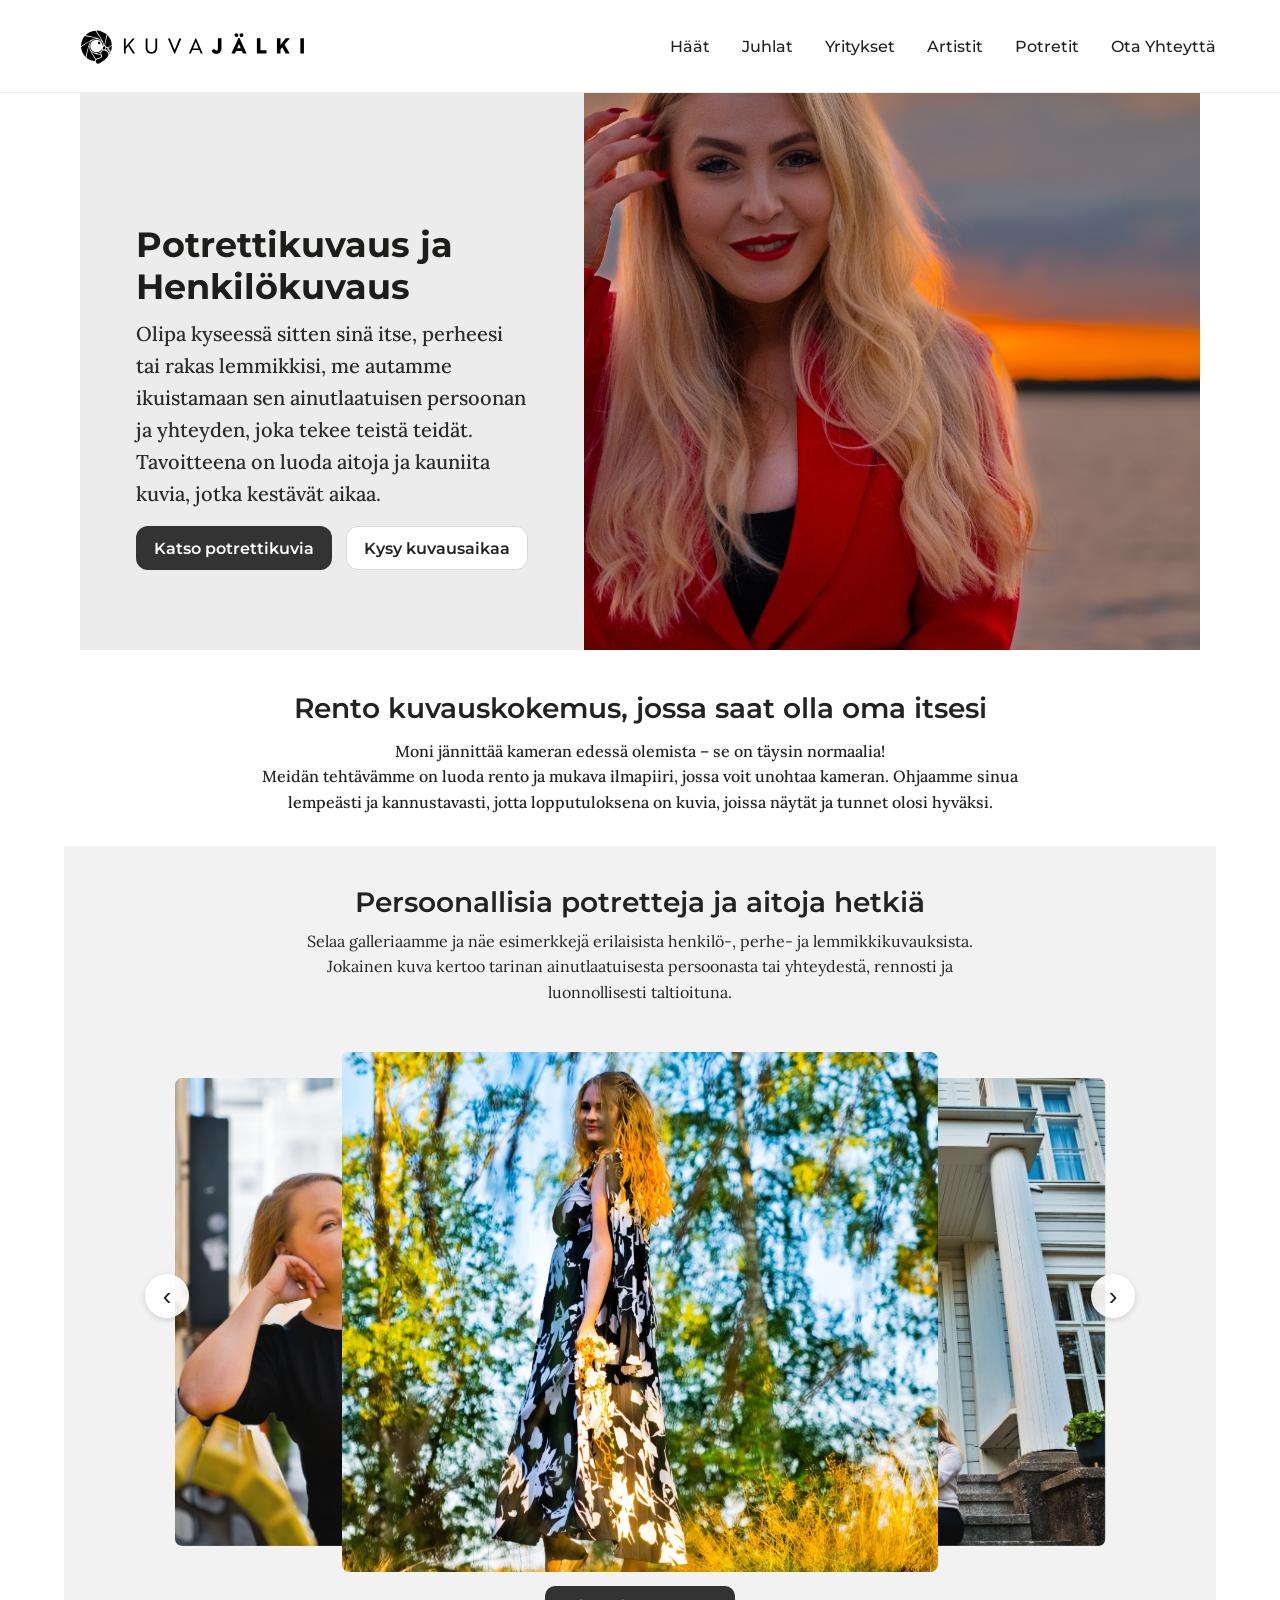
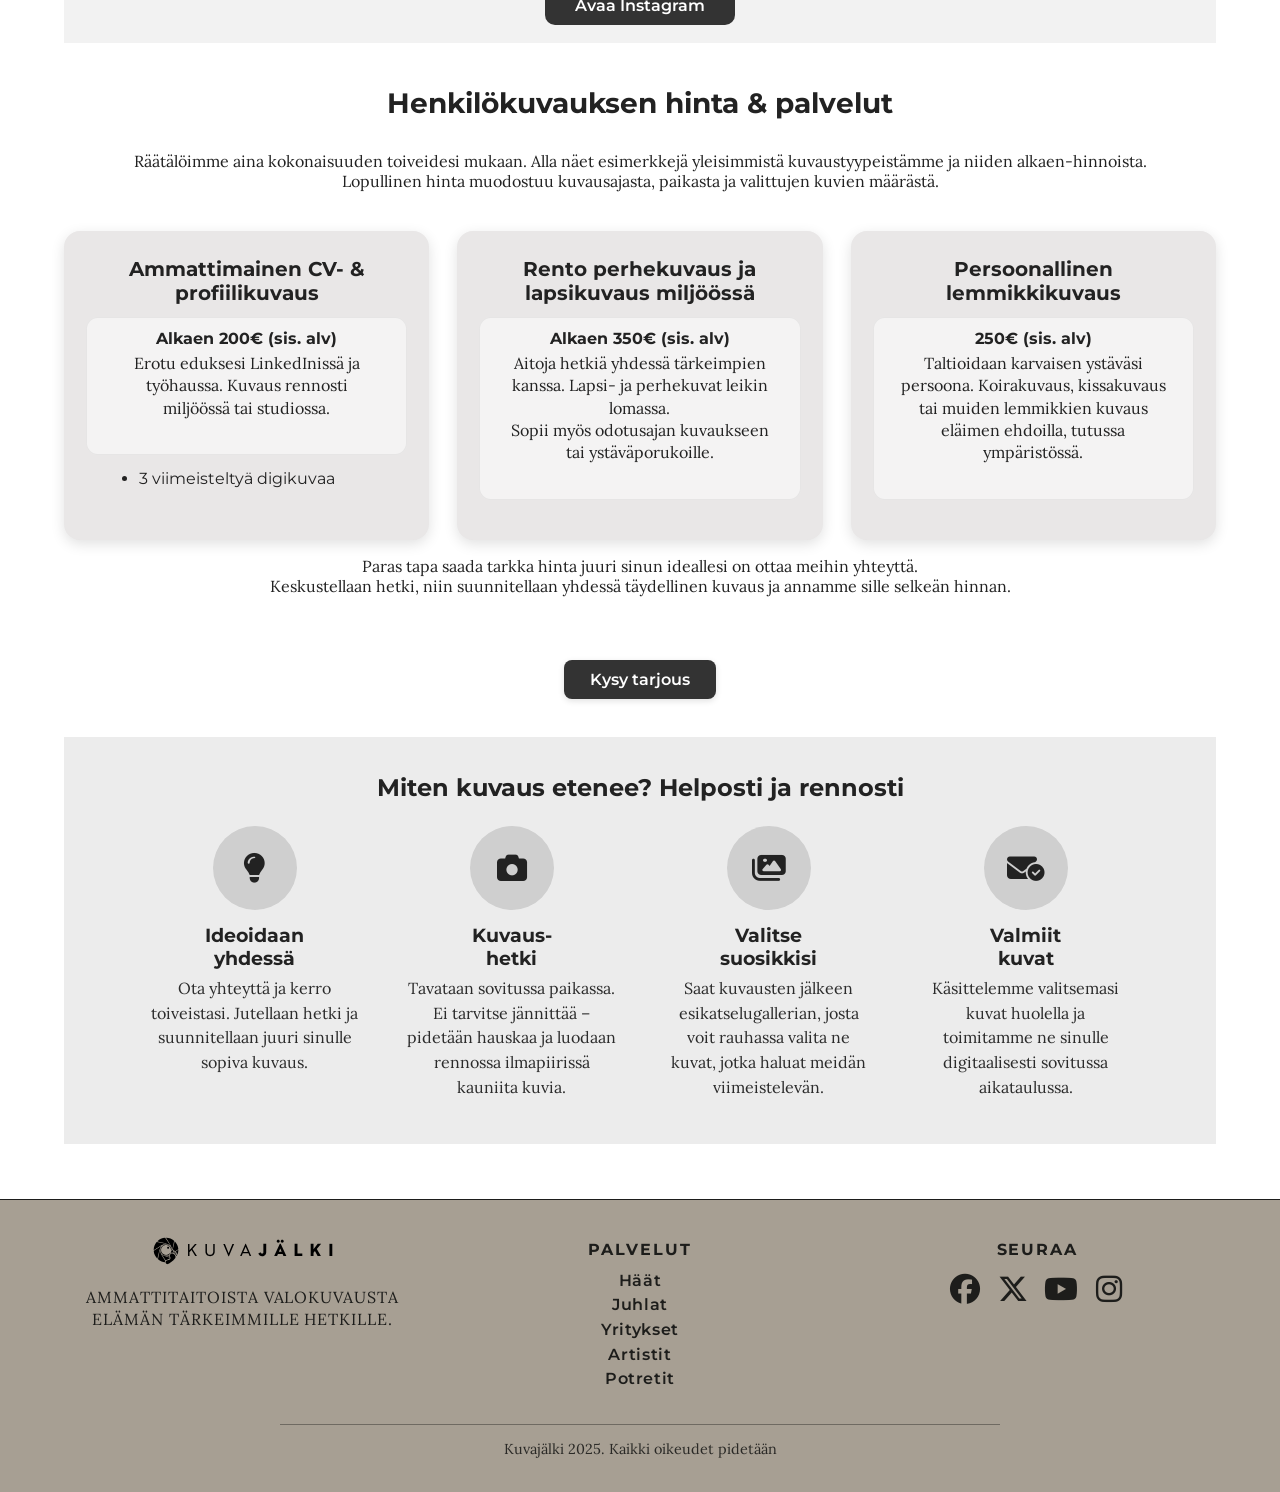
<file: Henkilo/index.html>
<!DOCTYPE html>
<html lang="en">

<head>
  <meta charset="UTF-8" />
  <meta name="viewport" content="width=device-width, initial-scale=1.0" />
  <title>Kuvajälki – Potretit</title>
  <link rel="preconnect" href="https://fonts.googleapis.com">
  <link rel="preconnect" href="https://fonts.gstatic.com" crossorigin>
  <link href="https://fonts.googleapis.com/css2?family=Montserrat:wght@400;500;600;700&family=Lora:ital,wght@0,400;0,600;1,400&display=swap" rel="stylesheet">
  <link rel="stylesheet" href="../Henkilo/style.css" />
  
  <!-- Add Font Awesome for icons -->
  <link rel="stylesheet" href="https://cdnjs.cloudflare.com/ajax/libs/font-awesome/6.4.2/css/all.min.css">
</head>

<body>

<!-- Navbar -->
  <nav class="navbar">
    <div class="container flex">
      <a href="../index.html" class="site-brand">
        <img src="../img/logo.svg" alt="Kuvajälki logo" />
      </a>

      <!-- Open (hamburger) button -->
      <button type="button" id="navbar-show-btn" aria-label="Avaa valikko">
        <i class="fas fa-bars"></i>
      </button>

      <!-- Collapsible menu -->
      <div id="navbar-collapse">
        <button type="button" id="navbar-close-btn" aria-label="Sulje valikko">
          <i class="fas fa-times"></i>
        </button>

        <ul class="navbar-nav">
  
          <li class="nav-item">
            <a href="../Haat/index.html" class="nav-link">Häät</a>
          </li>
          <li class="nav-item">
            <a href="../Juhlat/index.html" class="nav-link">Juhlat</a>
          </li>
          <li class="nav-item">
            <a href="../Yritykset/index.html" class="nav-link">Yritykset</a>
          </li>
          <li class="nav-item">
            <a href="../Artistit/index.html" class="nav-link">Artistit</a>
          </li>
          <li class="nav-item">
            <a href="../Henkilo/index.html" class="nav-link">Potretit</a>
          </li>
          <li class="nav-item">
            <a href="../Ota_Yhteytta/index.html" class="nav-link">Ota Yhteyttä</a>
          </li>
        </ul>
      </div>
    </div>
  </nav>

  <!-- Navbar end -->

  <!-- HERO HEADER -->
<section class="hero-header">
  <div class="container">
    <div class="hero-wrap">
      <!-- Vasen: teksti + napit -->
      <div class="hero-copy">
         <h1>Potrettikuvaus ja Henkilökuvaus</h1>
         <h2>
          Olipa kyseessä sitten sinä itse, perheesi tai rakas lemmikkisi, 
          me autamme ikuistamaan sen ainutlaatuisen persoonan ja yhteyden, joka tekee teistä teidät.<Br>
            Tavoitteena on luoda aitoja ja kauniita kuvia, jotka kestävät aikaa.
            
         </h2>

        <div class="hero-actions">
          <a href="#galleria" class="btn btn--dark">Katso potrettikuvia</a>
          <a href="#hinnasto" class="btn btn--light">Kysy kuvausaikaa</a>
        </div>
      </div>

      <!-- Oikea: kuva -->
      <figure class="hero-media">
        <img
          src="../img/Potretit/Henkilokuvat-vaaka.jpg"
          alt="Nainen hymyilee kameralle puistossa"
        />
      </figure>
    </div>
  </div>
</section>
<!-- /HERO HEADER -->
      


  </header>
  
  <main>
    <div id="intro">
       <h2>
        Rento kuvauskokemus, jossa saat olla oma itsesi
       </h2>
        <p>
        Moni jännittää kameran edessä olemista – se on täysin normaalia! 
        <br>Meidän tehtävämme on luoda rento ja mukava ilmapiiri, jossa voit unohtaa kameran. 
        Ohjaamme sinua lempeästi ja kannustavasti, jotta lopputuloksena on kuvia, joissa näytät ja tunnet olosi hyväksi. 
        </p>
    </div>
<!-- PORTFOLIO / GALLERIA -->
    <section class="portfolio" id="galleria">
  <div class="container">
    <div class="portfolio-box">
      <h2>Persoonallisia potretteja ja aitoja hetkiä</h2>
      <p>
        Selaa galleriaamme ja näe esimerkkejä erilaisista henkilö-, perhe- ja lemmikkikuvauksista. 
        Jokainen kuva kertoo tarinan ainutlaatuisesta persoonasta tai yhteydestä, rennosti ja luonnollisesti taltioituna.
      </p>



<!-- KARUSELLI: näyttö 3 kuvaa (keskimmäinen isompi) -->
<div
  class="carousel"
  id="portfolio-carousel"
  aria-roledescription="karuselli"
  aria-label="Hääkuvien karuselli"
>

  <button
    class="carousel-btn prev"
    type="button"
    aria-label="Edellinen kuva"
  >
    ‹
  </button>

  <div class="carousel-inner">
    <div class="carousel-stage">

      <figure class="carousel-item" data-index="0">
        <img src="../img/Potretit/Anna0002.jpg" alt="Hääkuva 1" loading="lazy">
      </figure>
      <figure class="carousel-item" data-index="1">
        <img src="../img/Potretit/arvonta0001.jpg" alt="Hääkuva 2" loading="lazy">
      </figure>
      <figure class="carousel-item" data-index="2">
        <img src="../img/Potretit/Koirat0012.jpg" alt="Hääkuva 3" loading="lazy">
      </figure>
      <figure class="carousel-item" data-index="3">
        <img src="../img/Potretit/Parikuvat0009.jpg" alt="Hääkuva 4" loading="lazy">
      </figure>
      <figure class="carousel-item" data-index="4">
        <img src="../img/Potretit/Koirat0015.jpg" alt="Hääkuva 5" loading="lazy">
      </figure>
      <figure class="carousel-item" data-index="5">
        <img src="../img/Potretit/Sini0021.jpg" alt="Hääkuva 6" loading="lazy">
      </figure>

    </div>
  </div>

  <button
    class="carousel-btn next"
    type="button"
    aria-label="Seuraava kuva"
  >
    ›
  </button>

</div>


      <a
        href="https://www.instagram.com/kuvajalki?igsh=MnY0amo5YzYzcDU3"
        target="_blank"
        rel="noopener noreferrer"
        class="portfolio-btn"
        aria-label="Avaa Instagram"
      >
      Avaa Instagram
      </a>
    </div>
  </div>
</section>

<!-- HINNASTO / PAKETIT -->
<section class="pricing" id="hinnasto">
  <div class="container">
    <h2>Henkilökuvauksen hinta & palvelut</h2>
    <p>
      Räätälöimme aina kokonaisuuden toiveidesi mukaan. Alla näet esimerkkejä yleisimmistä kuvaustyypeistämme ja niiden alkaen-hinnoista. 
      <br>Lopullinen hinta muodostuu kuvausajasta, paikasta ja valittujen kuvien määrästä.
    </p>
    <div class="pricing-grid">
      <!-- Kortti 1 -->
      <article class="price-card">
        <h3>Ammattimainen CV- & profiilikuvaus</h3>

        <div class="price-block">
          <h4>Alkaen 200€ (sis. alv)</h4>
          <p>Erotu eduksesi LinkedInissä ja työhaussa. Kuvaus rennosti miljöössä tai studiossa. 
            </p>
        </div>

        <ul class="features">
          <li>3 viimeisteltyä digikuvaa</li>
          
          
        </ul>
      </article>

      <!-- Kortti 2 -->
      <article class="price-card">
        <h3>Rento perhekuvaus ja lapsikuvaus miljöössä</h3>

        <div class="price-block">
          <h4>Alkaen 350€ (sis. alv)</h4>
          <p>Aitoja hetkiä yhdessä tärkeimpien kanssa. Lapsi- ja perhekuvat leikin lomassa.
            <br>Sopii myös odotusajan kuvaukseen tai ystäväporukoille.
          </p>
        </div>


        
      </article>

      <!-- Kortti 3 -->
      <article class="price-card">
        <h3>Persoonallinen <br>lemmikkikuvaus</h3>

        <div class="price-block">
          <h4>250€ (sis. alv)</h4>
          <p>Taltioidaan karvaisen ystäväsi persoona. 
            Koirakuvaus, kissakuvaus tai muiden lemmikkien kuvaus eläimen ehdoilla, tutussa ympäristössä.</p>
        </div>

        
      </article>

    </div>

     <p>
        Paras tapa saada tarkka hinta juuri sinun ideallesi on ottaa meihin yhteyttä.<br> 
        Keskustellaan hetki, niin suunnitellaan yhdessä täydellinen kuvaus ja annamme sille selkeän hinnan.
      </p>

    <div class="pricing-cta">
      <a href="../Yhteystiedot/index.html" class="btn-quote">Kysy tarjous</a>
    </div>
  </div>
</section>

<!-- PROSESSI / NÄIN ETENEMME -->
<section class="process">
  <div class="container">
    <h2>Miten kuvaus etenee? Helposti ja rennosti</h2>

    <ol class="process-grid">
      <li class="process-step">
        <div class="step-badge"><i class="fa-solid fa-lightbulb"></i></div>
        <h3>Ideoidaan <br>yhdessä</h3>
        <p>Ota yhteyttä ja kerro toiveistasi. Jutellaan hetki ja suunnitellaan juuri sinulle sopiva kuvaus.</p>
      </li>

      <li class="process-step">
        <div class="step-badge"><i class="fa-solid fa-camera"></i></div>
        <h3>Kuvaus-<br>hetki</h3>
        <p>Tavataan sovitussa paikassa. Ei tarvitse jännittää – pidetään hauskaa ja luodaan rennossa ilmapiirissä kauniita kuvia.</p>
      </li>

      <li class="process-step">
        <div class="step-badge"><i class="fa-solid fa-images"></i></div>
        <h3>Valitse <br>suosikkisi</h3>
        <p>Saat kuvausten jälkeen esikatselugallerian, josta voit rauhassa valita ne kuvat, jotka haluat meidän viimeistelevän.</p>
      </li>

      <li class="process-step">
        <div class="step-badge"><i class="fa-solid fa-envelope-circle-check"></i></div>
        <h3>Valmiit <br>kuvat</h3>
        <p>Käsittelemme valitsemasi kuvat huolella ja toimitamme ne sinulle digitaalisesti sovitussa aikataulussa.</p>
      </li>
    </ol>
  </div>
</section>




</main>


<footer class="site-footer">
  <div class="container footer-grid">
    <!-- VASEN: logo + kuvaus -->
    <div class="footer-brand">
      <img src="../img/logo.svg" alt="Kuvajälki" class="footer-logo">
      <p class="footer-tagline">
        Ammattitaitoista valokuvausta elämän tärkeimmille hetkille.
      </p>
    </div>

    <!-- KESKI: Palvelut-linkit -->
    <nav class="footer-services" aria-label="Palvelut">
      <h4>Palvelut</h4>
      <ul>
        <li><a href="../Haat/index.html">Häät</a></li>
        <li><a href="../Juhlat/index.html">Juhlat</a></li>
        <li><a href="../Yritykset/index.html">Yritykset</a></li>
        <li><a href="../Artistit/index.html">Artistit</a></li>
        <li><a href="../Henkilo/index.html">Potretit</a></li>
      </ul>
    </nav>

    <!-- OIKEA: Seuraa, tässä ikonit sosiaalisiin medioihin -->
    <div class="footer-social">
      <h4>Seuraa</h4>
      <ul>
        <li><a href="https://www.facebook.com/kuvajalki?locale=fi_FI" aria-label="Facebook"><i class="fab fa-facebook"></i></a></li>
        <li><a href="#" aria-label="X / Twitter"><i class="fab fa-x-twitter"></i></a></li>
        <li><a href="https://www.youtube.com/@kuvajalki" aria-label="YouTube"><i class="fab fa-youtube"></i></a></li>
        <li><a href="https://www.instagram.com/kuvajalki?igsh=MnY0amo5YzYzcDU3" aria-label="Instagram"><i class="fab fa-instagram"></i></a></li>
      </ul>
    </div>
  </div>

  <hr class="footer-rule" />

  <div class="container footer-bottom">
    <p>Kuvajälki 2025. Kaikki oikeudet pidetään</p>
  </div>
</footer>

  <script src="script.js"></script>
</body>

</html>
</file>
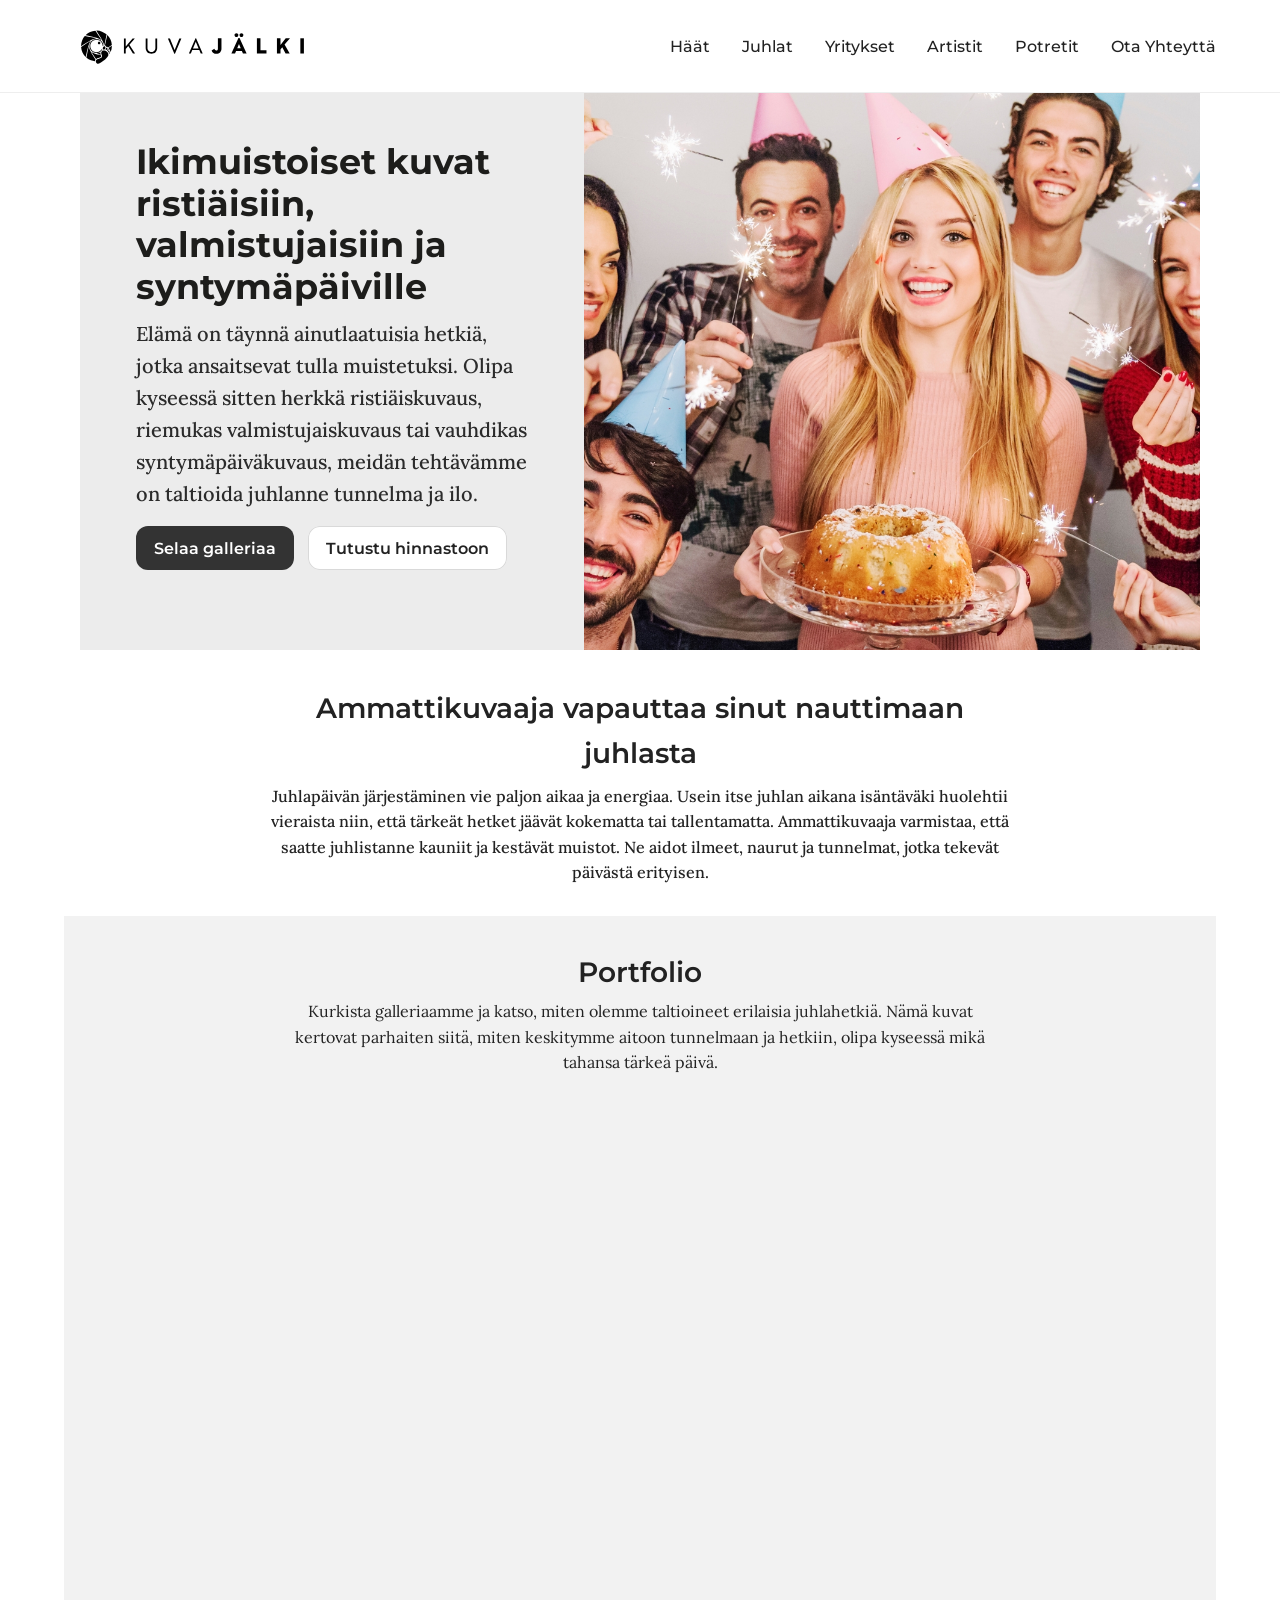
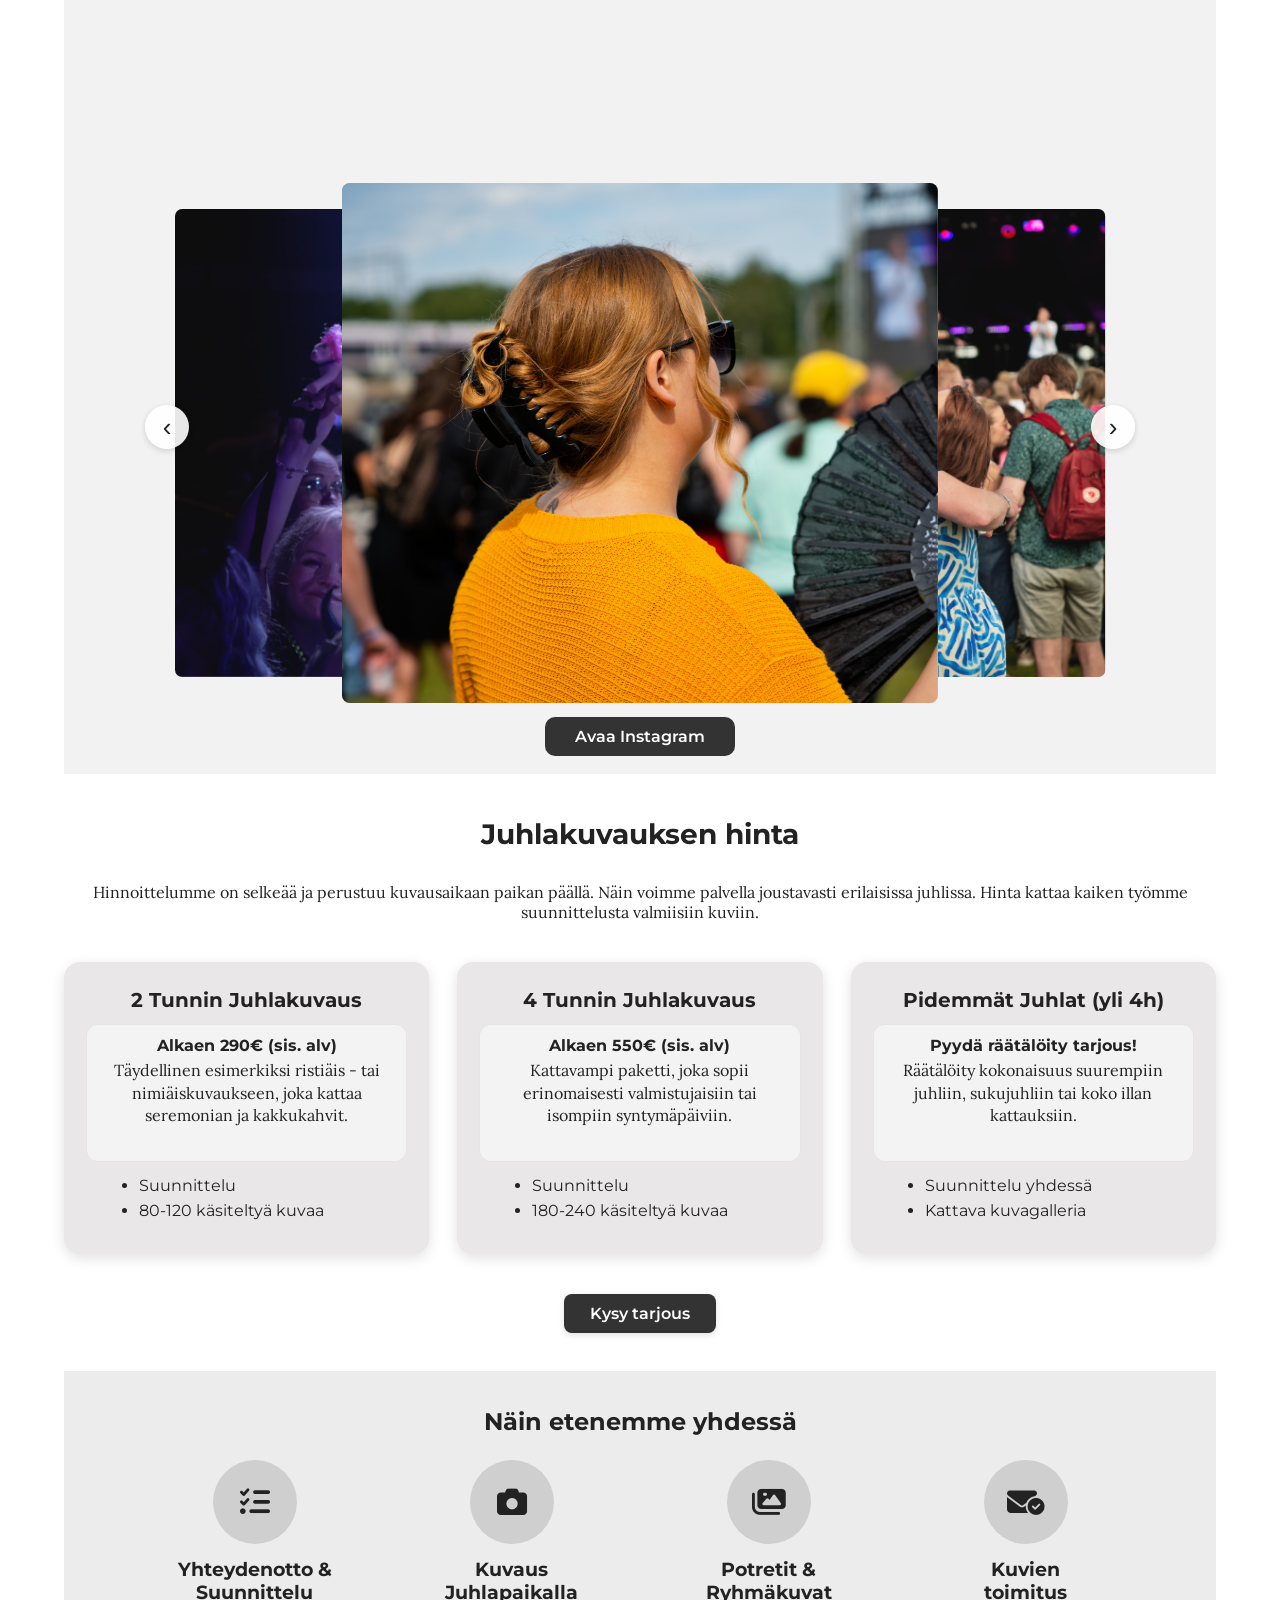
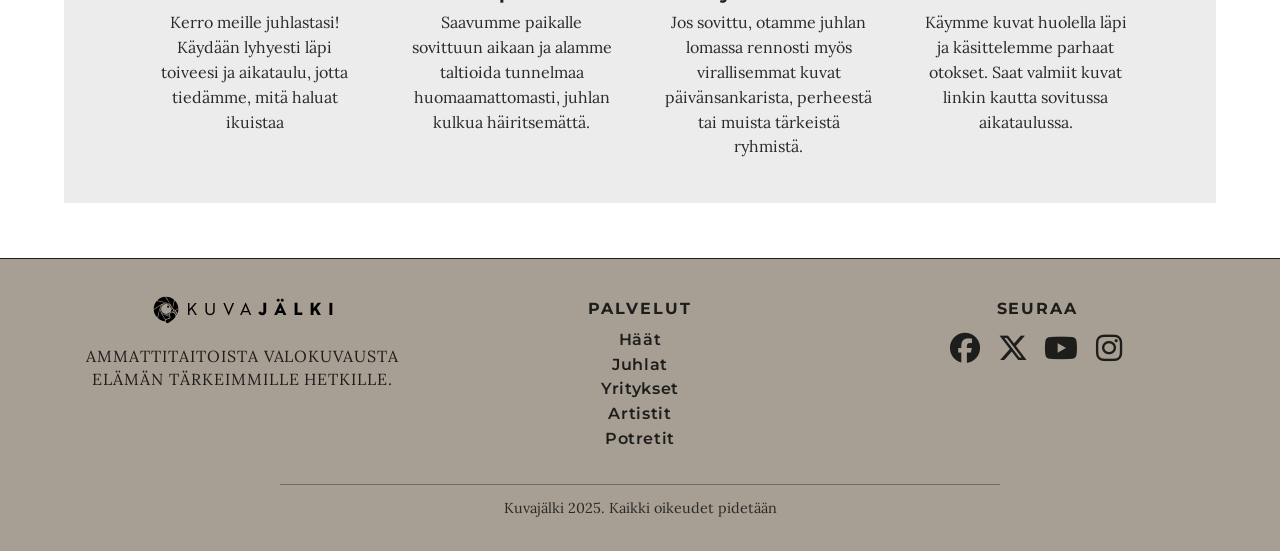
<file: Juhlat/index.html>
<!DOCTYPE html>
<html lang="en">

<head>
  <meta charset="UTF-8" />
  <meta name="viewport" content="width=device-width, initial-scale=1.0" />
  <title>Kuvajälki – Juhlat</title>
  <link rel="preconnect" href="https://fonts.googleapis.com">
  <link rel="preconnect" href="https://fonts.gstatic.com" crossorigin>
  <link href="https://fonts.googleapis.com/css2?family=Montserrat:wght@400;500;600;700&family=Lora:ital,wght@0,400;0,600;1,400&display=swap" rel="stylesheet">
  <link rel="stylesheet" href="../Juhlat/style.css" />
  
  <!-- Add Font Awesome for icons -->
  <link rel="stylesheet" href="https://cdnjs.cloudflare.com/ajax/libs/font-awesome/6.4.2/css/all.min.css">
</head>

<body>

<!-- Navbar -->
  <nav class="navbar">
    <div class="container flex">
      <a href="../index.html" class="site-brand">
        <img src="../img/logo.svg" alt="Kuvajälki logo" />
      </a>

      <!-- Open (hamburger) button -->
      <button type="button" id="navbar-show-btn" aria-label="Avaa valikko">
        <i class="fas fa-bars"></i>
      </button>

      <!-- Collapsible menu -->
      <div id="navbar-collapse">
        <button type="button" id="navbar-close-btn" aria-label="Sulje valikko">
          <i class="fas fa-times"></i>
        </button>

        <ul class="navbar-nav">
  
          <li class="nav-item">
            <a href="../Haat/index.html" class="nav-link">Häät</a>
          </li>
          <li class="nav-item">
            <a href="../Juhlat/index.html" class="nav-link">Juhlat</a>
          </li>
          <li class="nav-item">
            <a href="../Yritykset/index.html" class="nav-link">Yritykset</a>
          </li>
          <li class="nav-item">
            <a href="../Artistit/index.html" class="nav-link">Artistit</a>
          </li>
          <li class="nav-item">
            <a href="../Henkilo/index.html" class="nav-link">Potretit</a>
          </li>
          <li class="nav-item">
            <a href="../Ota_Yhteytta/index.html" class="nav-link">Ota Yhteyttä</a>
          </li>
        </ul>
      </div>
    </div>
  </nav>

  <!-- Navbar end -->

  <!-- HERO HEADER -->
<section class="hero-header">
  <div class="container">
    <div class="hero-wrap">
      <!-- Vasen: teksti + napit -->
      <div class="hero-copy">
         <h1>Ikimuistoiset kuvat ristiäisiin, valmistujaisiin ja syntymäpäiville</h1>
         <h2>
          Elämä on täynnä ainutlaatuisia hetkiä, jotka ansaitsevat tulla muistetuksi.
          Olipa kyseessä sitten herkkä ristiäiskuvaus, riemukas valmistujaiskuvaus tai vauhdikas syntymäpäiväkuvaus,
          meidän tehtävämme on taltioida juhlanne tunnelma ja ilo. 
         </h2>

        <div class="hero-actions">
          <a href="#galleria" class="btn btn--dark">Selaa galleriaa</a>
          <a href="#hinnasto" class="btn btn--light">Tutustu hinnastoon</a>
        </div>
      </div>

      <!-- Oikea: kuva -->
      <figure class="hero-media">
        <img
          src="../img/Juhlat/Juhlat-vaaka.jpg"
          alt="Ystäväpari nauraa juhlahetkessä"
        />
      </figure>
    </div>
  </div>
</section>
<!-- /HERO HEADER -->
      


  </header>
  
  <main>
    <div id="intro">
       <h2>
        Ammattikuvaaja vapauttaa sinut nauttimaan juhlasta
       </h2>
        <p>
        Juhlapäivän järjestäminen vie paljon aikaa ja energiaa.
        Usein itse juhlan aikana isäntäväki huolehtii vieraista niin, että tärkeät hetket jäävät kokematta tai tallentamatta.
        Ammattikuvaaja varmistaa, että saatte juhlistanne kauniit ja kestävät muistot. 
        Ne aidot ilmeet, naurut ja tunnelmat, jotka tekevät päivästä erityisen. 
        </p>
    </div>
<!-- PORTFOLIO / GALLERIA -->
    <section class="portfolio" id="galleria">
  <div class="container">
    <div class="portfolio-box">
      <h2>Portfolio</h2>
      <p>
        Kurkista galleriaamme ja katso, miten olemme taltioineet erilaisia juhlahetkiä.
         Nämä kuvat kertovat parhaiten siitä, miten keskitymme aitoon tunnelmaan ja hetkiin, olipa kyseessä mikä tahansa tärkeä päivä.
      </p>

       <section class="video-section">
  
        <div class="video-container">
          <iframe width="560" height="315" src="https://www.youtube.com/embed/yQCeqOU6CFA?si=hZJh9EKl-LUHNi50" 
          title="YouTube video player" frameborder="0" 
          allow="accelerometer; autoplay; clipboard-write; encrypted-media; gyroscope; picture-in-picture; web-share" 
          referrerpolicy="strict-origin-when-cross-origin" allowfullscreen></iframe>
        </div>
      </section>


<!-- KARUSELLI: näyttö 3 kuvaa (keskimmäinen isompi) -->
<div
  class="carousel"
  id="portfolio-carousel"
  aria-roledescription="karuselli"
  aria-label="Hääkuvien karuselli"
>

  <button
    class="carousel-btn prev"
    type="button"
    aria-label="Edellinen kuva"
  >
    ‹
  </button>

  <div class="carousel-inner">
    <div class="carousel-stage">

      <figure class="carousel-item" data-index="0">
        <img src="../img/Juhlat/Juhlat0001.jpg" alt="Hääkuva 1" loading="lazy">
      </figure>
      <figure class="carousel-item" data-index="1">
        <img src="../img/Juhlat/Juhlat0002.jpg" alt="Hääkuva 2" loading="lazy">
      </figure>
      <figure class="carousel-item" data-index="2">
        <img src="../img/Juhlat/Juhlat0003.jpg" alt="Hääkuva 3" loading="lazy">
      </figure>
      <figure class="carousel-item" data-index="3">
        <img src="../img/Juhlat/Juhlat0011.jpg" alt="Hääkuva 4" loading="lazy">
      </figure>
      <figure class="carousel-item" data-index="4">
        <img src="../img/Juhlat/Juhlat0012.jpg" alt="Hääkuva 5" loading="lazy">
      </figure>
      <figure class="carousel-item" data-index="5">
        <img src="../img/Juhlat/3.png" alt="Hääkuva 6" loading="lazy">
      </figure>

    </div>
  </div>

  <button
    class="carousel-btn next"
    type="button"
    aria-label="Seuraava kuva"
  >
    ›
  </button>

</div>


      <a
        href="https://www.instagram.com/kuvajalki?igsh=MnY0amo5YzYzcDU3"
        target="_blank"
        rel="noopener noreferrer"
        class="portfolio-btn"
        aria-label="Avaa Instagram"
      >
      Avaa Instagram
      </a>
    </div>
  </div>
</section>

<!-- HINNASTO / PAKETIT -->
<section class="pricing" id="hinnasto">
  <div class="container">
    <h2>Juhlakuvauksen hinta</h2>
    <p>
      Hinnoittelumme on selkeää ja perustuu kuvausaikaan paikan päällä. 
      Näin voimme palvella joustavasti erilaisissa juhlissa. Hinta kattaa kaiken työmme suunnittelusta valmiisiin kuviin.
    </p>
    <div class="pricing-grid">
      <!-- Kortti 1 -->
      <article class="price-card">
        <h3>2 Tunnin Juhlakuvaus</h3>

        <div class="price-block">
          <h4>Alkaen 290€ (sis. alv)</h4>
          <p>Täydellinen esimerkiksi ristiäis - tai nimiäiskuvaukseen, joka kattaa seremonian ja kakkukahvit.
            </p>
        </div>

        <ul class="features">
          <li>Suunnittelu</li>
          <li>80-120 käsiteltyä kuvaa</li>
          
        </ul>
      </article>

      <!-- Kortti 2 -->
      <article class="price-card">
        <h3>4 Tunnin Juhlakuvaus</h3>

        <div class="price-block">
          <h4>Alkaen 550€ (sis. alv)</h4>
          <p>Kattavampi paketti, joka sopii erinomaisesti valmistujaisiin tai isompiin syntymäpäiviin.</p>
        </div>


        <ul class="features">
          <li>Suunnittelu</li>
          <li>180-240 käsiteltyä kuvaa</li>
          
        </ul>
      </article>

      <!-- Kortti 3 -->
      <article class="price-card">
        <h3>Pidemmät Juhlat (yli 4h)</h3>

        <div class="price-block">
          <h4>Pyydä räätälöity tarjous!</h4>
          <p>Räätälöity kokonaisuus suurempiin juhliin, sukujuhliin tai koko illan kattauksiin.</p>
        </div>

        <ul class="features">
          <li>Suunnittelu yhdessä</li>
          <li>Kattava kuvagalleria</li>
         
        </ul>
      </article>
    </div>

    <div class="pricing-cta">
      <a href="../Yhteystiedot/index.html" class="btn-quote">Kysy tarjous</a>
    </div>
  </div>
</section>

<!-- PROSESSI / NÄIN ETENEMME -->
<section class="process">
  <div class="container">
    <h2>Näin etenemme yhdessä</h2>

    <ol class="process-grid">
      <li class="process-step">
        <div class="step-badge"><i class="fa-solid fa-list-check"></i></div>
        <h3>Yhteydenotto & Suunnittelu</h3>
        <p>Kerro meille juhlastasi! Käydään lyhyesti läpi toiveesi ja aikataulu, jotta tiedämme, mitä haluat ikuistaa</p>
      </li>

      <li class="process-step">
        <div class="step-badge"><i class="fa-solid fa-camera"></i></div>
        <h3>Kuvaus <br>Juhlapaikalla</h3>
        <p>Saavumme paikalle sovittuun aikaan ja alamme taltioida tunnelmaa huomaamattomasti, juhlan kulkua häiritsemättä.</p>
      </li>

      <li class="process-step">
        <div class="step-badge"><i class="fa-solid fa-images"></i></div>
        <h3>Potretit & Ryhmäkuvat</h3>
        <p>Jos sovittu, otamme juhlan lomassa rennosti myös virallisemmat kuvat päivänsankarista, perheestä tai muista tärkeistä ryhmistä.</p>
      </li>

      <li class="process-step">
        <div class="step-badge"><i class="fa-solid fa-envelope-circle-check"></i></div>
        <h3>Kuvien <br>toimitus</h3>
        <p>Käymme kuvat huolella läpi ja käsittelemme parhaat otokset. Saat valmiit kuvat linkin kautta sovitussa aikataulussa.</p>
      </li>
    </ol>
  </div>
</section>




</main>


<footer class="site-footer">
  <div class="container footer-grid">
    <!-- VASEN: logo + kuvaus -->
    <div class="footer-brand">
      <img src="../img/logo.svg" alt="Kuvajälki" class="footer-logo">
      <p class="footer-tagline">
        Ammattitaitoista valokuvausta elämän tärkeimmille hetkille.
      </p>
    </div>

    <!-- KESKI: Palvelut-linkit -->
    <nav class="footer-services" aria-label="Palvelut">
      <h4>Palvelut</h4>
      <ul>
        <li><a href="../Haat/index.html">Häät</a></li>
        <li><a href="../Juhlat/index.html">Juhlat</a></li>
        <li><a href="../Yritykset/index.html">Yritykset</a></li>
        <li><a href="../Artistit/index.html">Artistit</a></li>
        <li><a href="../Henkilo/index.html">Potretit</a></li>
      </ul>
    </nav>

    <!-- OIKEA: Seuraa, tässä ikonit sosiaalisiin medioihin -->
    <div class="footer-social">
      <h4>Seuraa</h4>
      <ul>
        <li><a href="https://www.facebook.com/kuvajalki?locale=fi_FI" aria-label="Facebook"><i class="fab fa-facebook"></i></a></li>
        <li><a href="#" aria-label="X / Twitter"><i class="fab fa-x-twitter"></i></a></li>
        <li><a href="https://www.youtube.com/@kuvajalki" aria-label="YouTube"><i class="fab fa-youtube"></i></a></li>
        <li><a href="https://www.instagram.com/kuvajalki?igsh=MnY0amo5YzYzcDU3" aria-label="Instagram"><i class="fab fa-instagram"></i></a></li>
      </ul>
    </div>
  </div>

  <hr class="footer-rule" />

  <div class="container footer-bottom">
    <p>Kuvajälki 2025. Kaikki oikeudet pidetään</p>
  </div>
</footer>

  <script src="script.js"></script>
</body>

</html>
</file>
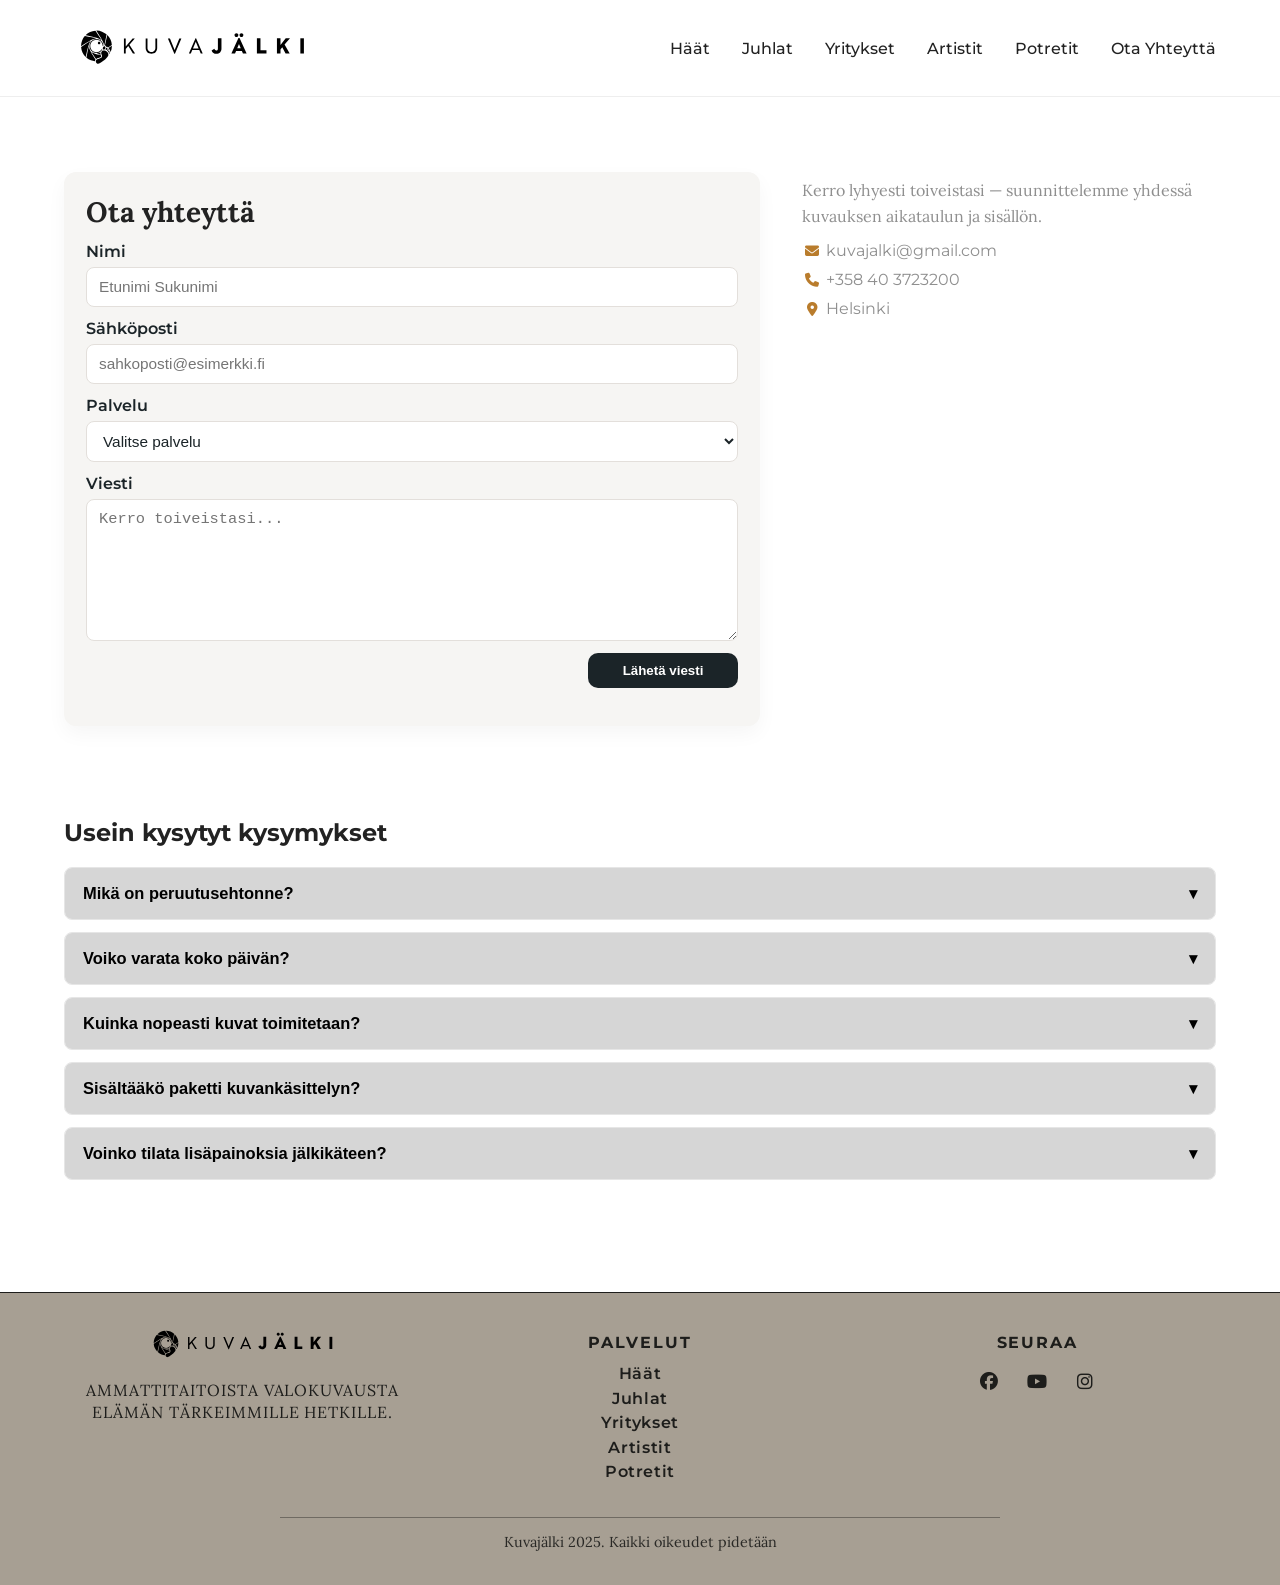
<file: Ota_Yhteytta/index.html>
<!DOCTYPE html>
<html lang="fi">

<head>
  <meta charset="utf-8" />
  <meta name="viewport" content="width=device-width,initial-scale=1" />
  <title>Kuvajälki — Ota yhteyttä</title>

  <!-- Fontit ja ikonit -->
  <link rel="preconnect" href="https://fonts.googleapis.com">
  <link rel="preconnect" href="https://fonts.gstatic.com" crossorigin>
  <link href="https://fonts.googleapis.com/css2?family=Montserrat:wght@400;500;600;700&family=Lora:ital,wght@0,400;0,600&display=swap" rel="stylesheet">
  <link rel="stylesheet" href="https://cdnjs.cloudflare.com/ajax/libs/font-awesome/6.4.2/css/all.min.css">

  <!-- Sivukohtainen tyyli -->
  <link rel="stylesheet" href="style.css" />
</head>

<body>

  <!-- Navbar (sama kuin aiemmin) -->
  <nav class="navbar">
    <div class="container flex">
      <a href="../index.html" class="site-brand">
        <img src="../img/logo.svg" alt="Kuvajälki logo" />
      </a>

      <!-- Open (hamburger) button -->
      <button type="button" id="navbar-show-btn" aria-label="Avaa valikko">
        <i class="fas fa-bars"></i>
      </button>

      <!-- Collapsible menu -->
      <div id="navbar-collapse">
        <button type="button" id="navbar-close-btn" aria-label="Sulje valikko">
          <i class="fas fa-times"></i>
        </button>

        <ul class="navbar-nav">
  
          <li class="nav-item">
            <a href="../Haat/index.html" class="nav-link">Häät</a>
          </li>
          <li class="nav-item">
            <a href="../Juhlat/index.html" class="nav-link">Juhlat</a>
          </li>
          <li class="nav-item">
            <a href="../Yritykset/index.html" class="nav-link">Yritykset</a>
          </li>
          <li class="nav-item">
            <a href="../Artistit/index.html" class="nav-link">Artistit</a>
          </li>
          <li class="nav-item">
            <a href="../Henkilo/index.html" class="nav-link">Potretit</a>
          </li>
          <li class="nav-item">
            <a href="../Ota_Yhteytta/index.html" class="nav-link">Ota Yhteyttä</a>
          </li>
        </ul>
      </div>
    </div>
  </nav>

  <!-- Navbar end -->

  <main>
    <!-- Ota yhteyttä: lomake ensin, info visuaalisesti sivulla -->
    <section class="contact-section" aria-labelledby="contact-heading">
      <div class="container contact-grid">

        <!-- Lomake -->
        <div class="contact-form-wrap">
          <form id="contact-form" class="contact-form" novalidate>
            <h1 id="contact-heading" class="contact-title">Ota yhteyttä</h1>

            <div class="form-row">
              <label for="name">Nimi</label>
              <input id="name" name="name" type="text" placeholder="Etunimi Sukunimi" />
            </div>

            <div class="form-row">
              <label for="email">Sähköposti</label>
              <input id="email" name="email" type="email" placeholder="sahkoposti@esimerkki.fi" />
            </div>

            <div class="form-row">
              <label for="service">Palvelu</label>
              <select id="service" name="service">
                <option value="">Valitse palvelu</option>
                <option>Häät</option>
                <option>Juhlat &amp; Tilaisuudet</option>
                <option>Yrityskuvaus</option>
                <option>Artistikuvaus</option>
                <option>Henkilö- &amp; Eläinkuvaus</option>
              </select>
            </div>

            <div class="form-row">
              <label for="message">Viesti</label>
              <textarea id="message" name="message" rows="6" placeholder="Kerro toiveistasi..."></textarea>
            </div>

            <div class="form-actions">
              <button type="submit" class="btn btn-primary">Lähetä viesti</button>
            </div>

           <!-- UUSI rivi: statusteksti käyttäjälle -->
            <p id="status" class="form-status"></p> 
          </form>
        </div>

        <!-- Info (sivulla vasemmalle visuaalisesti) -->
        <aside class="contact-info">
          <p class="lead">Kerro lyhyesti toiveistasi — suunnittelemme yhdessä kuvauksen aikataulun ja sisällön.</p>

          <ul class="contact-meta">
            <li><i class="fas fa-envelope"></i> kuvajalki@gmail.com</li>
            <li><i class="fas fa-phone"></i> +358 40 3723200</li>
            <li><i class="fas fa-map-marker-alt"></i> Helsinki</li>
          </ul>
        </aside>

      </div>
    </section>

    <!-- FAQ: 5 dropdownia, suljettu oletuksena -->
    <section class="faq-section" aria-labelledby="faq-heading">
      <div class="container">
        <h2 id="faq-heading" class="faq-title">Usein kysytyt kysymykset</h2>

        <div class="faq-list">
          <div class="faq-item">
            <button class="faq-q" aria-expanded="false">Mikä on peruutusehtonne? <span class="faq-icon">▾</span></button>
            <div class="faq-a" hidden><p>Lorem ipsum dolor sit amet, consectetur adipiscing elit. Integer posuere erat a ante.</p></div>
          </div>

          <div class="faq-item">
            <button class="faq-q" aria-expanded="false">Voiko varata koko päivän? <span class="faq-icon">▾</span></button>
            <div class="faq-a" hidden><p>Lorem ipsum dolor sit amet, vestibulum ante ipsum primis in faucibus.</p></div>
          </div>

          <div class="faq-item">
            <button class="faq-q" aria-expanded="false">Kuinka nopeasti kuvat toimitetaan? <span class="faq-icon">▾</span></button>
            <div class="faq-a" hidden><p>Lorem ipsum dolor sit amet, sed do eiusmod tempor incididunt ut labore et dolore magna aliqua.</p></div>
          </div>

          <div class="faq-item">
            <button class="faq-q" aria-expanded="false">Sisältääkö paketti kuvankäsittelyn? <span class="faq-icon">▾</span></button>
            <div class="faq-a" hidden><p>Lorem ipsum dolor sit amet, praesent commodo cursus magna, vel scelerisque nisl consectetur.</p></div>
          </div>

          <div class="faq-item">
            <button class="faq-q" aria-expanded="false">Voinko tilata lisäpainoksia jälkikäteen? <span class="faq-icon">▾</span></button>
            <div class="faq-a" hidden><p>Lorem ipsum dolor sit amet, cras mattis consectetur purus sit amet fermentum.</p></div>
          </div>
        </div>
      </div>
    </section>

  </main>

 <footer class="site-footer">
  <div class="container footer-grid">
    <!-- VASEN: logo + kuvaus -->
    <div class="footer-brand">
      <img src="../img/logo.svg" alt="Kuvajälki" class="footer-logo">
      <p class="footer-tagline">
        Ammattitaitoista valokuvausta elämän tärkeimmille hetkille.
      </p>
    </div>

    <!-- KESKI: Palvelut-linkit -->
    <nav class="footer-services" aria-label="Palvelut">
      <h4>Palvelut</h4>
      <ul>
        <li><a href="../Haat/index.html">Häät</a></li>
        <li><a href="../Juhlat/index.html">Juhlat</a></li>
        <li><a href="../Yritykset/index.html">Yritykset</a></li>
        <li><a href="../Artistit/index.html">Artistit</a></li>
        <li><a href="../Henkilo/index.html">Potretit</a></li>
      </ul>
    </nav>

    <!-- OIKEA: Seuraa, tässä ikonit sosiaalisiin medioihin -->
    <div class="footer-social">
      <h4>Seuraa</h4>
      <ul>
        <li><a href="https://www.facebook.com/kuvajalki?locale=fi_FI" aria-label="Facebook"><i class="footer-social-icon fab fa-facebook"></i></a></li>
        
        <li><a href="https://www.youtube.com/@kuvajalki" aria-label="YouTube"><i class="footer-social-icon fab fa-youtube"></i></a></li>
        <li><a href="https://www.instagram.com/kuvajalki" aria-label="Instagram"><i class="footer-social-icon fab fa-instagram"></i></a></li>
      </ul>
    </div>
  </div>

  <hr class="footer-rule" />

  <div class="container footer-bottom">
    <p>Kuvajälki 2025. Kaikki oikeudet pidetään</p>
  </div>
</footer>

  <script src="script.js"></script>
</body>
</html>
</file>
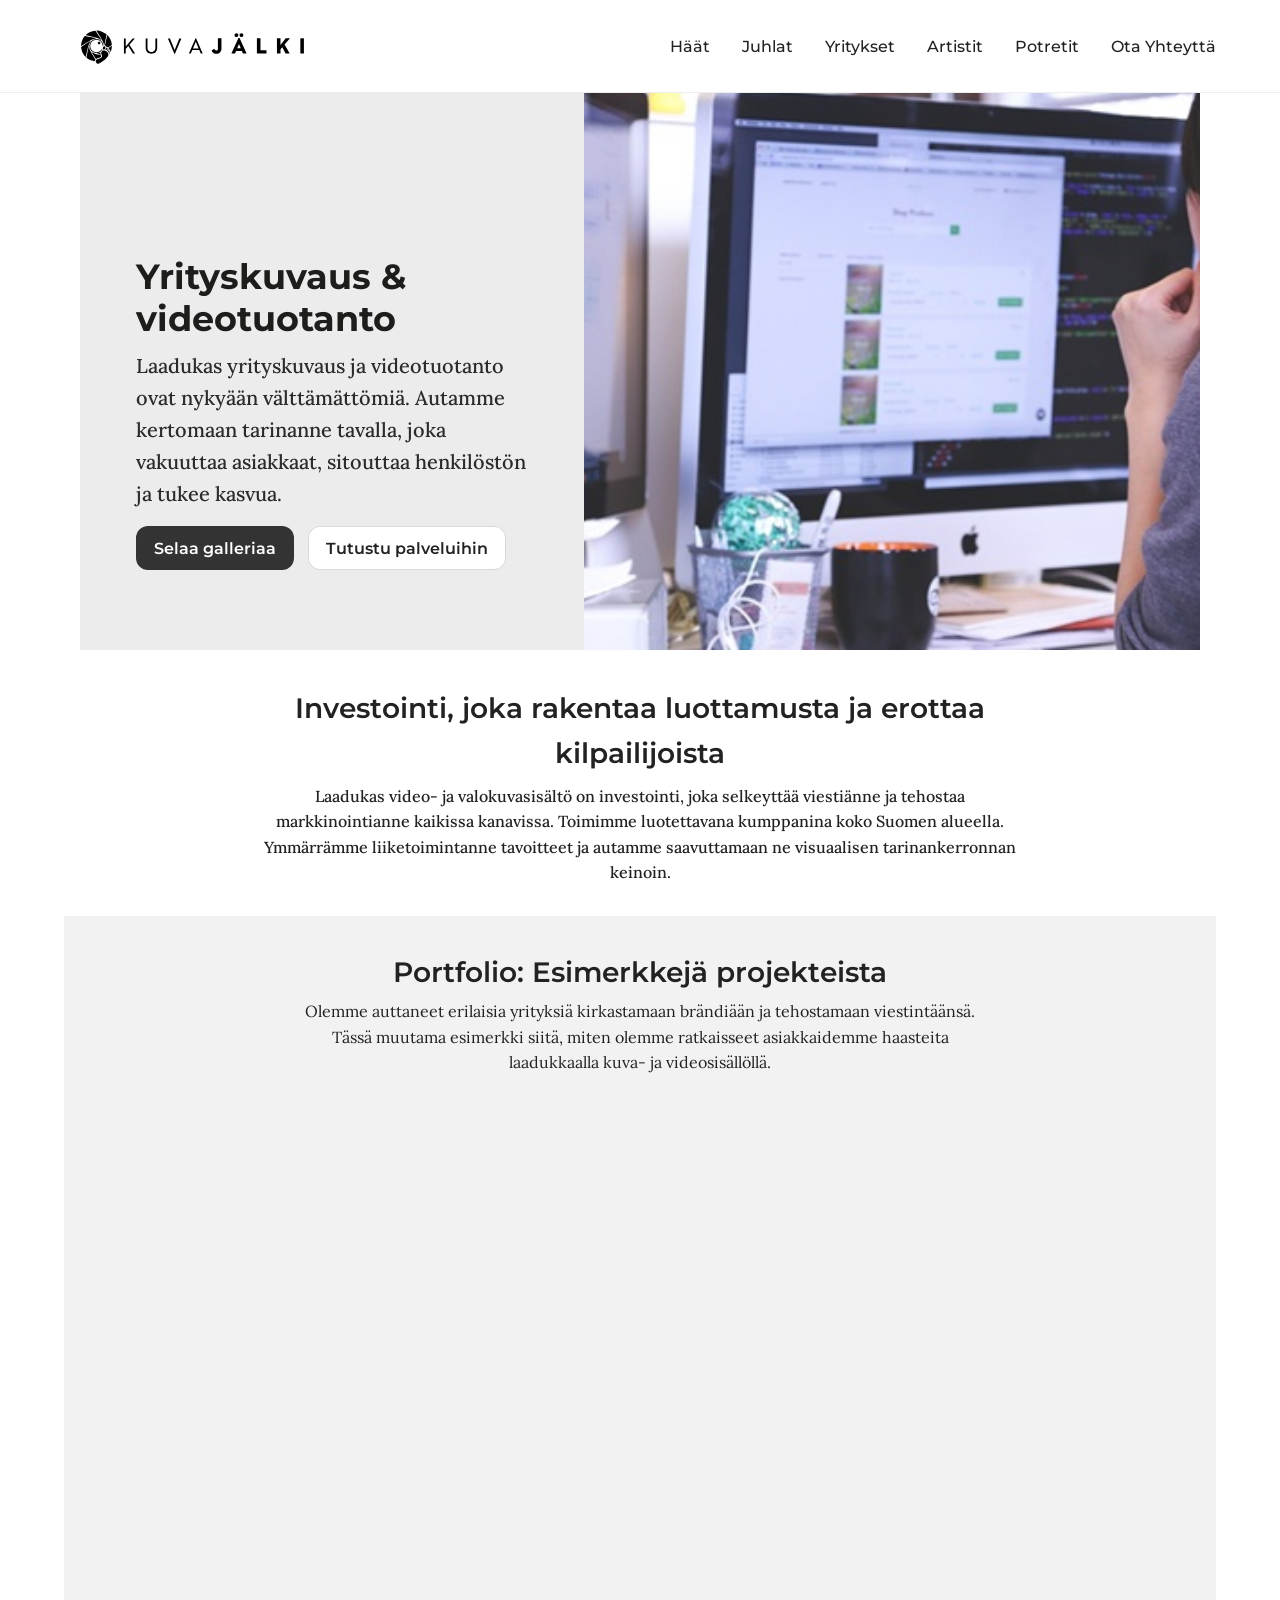
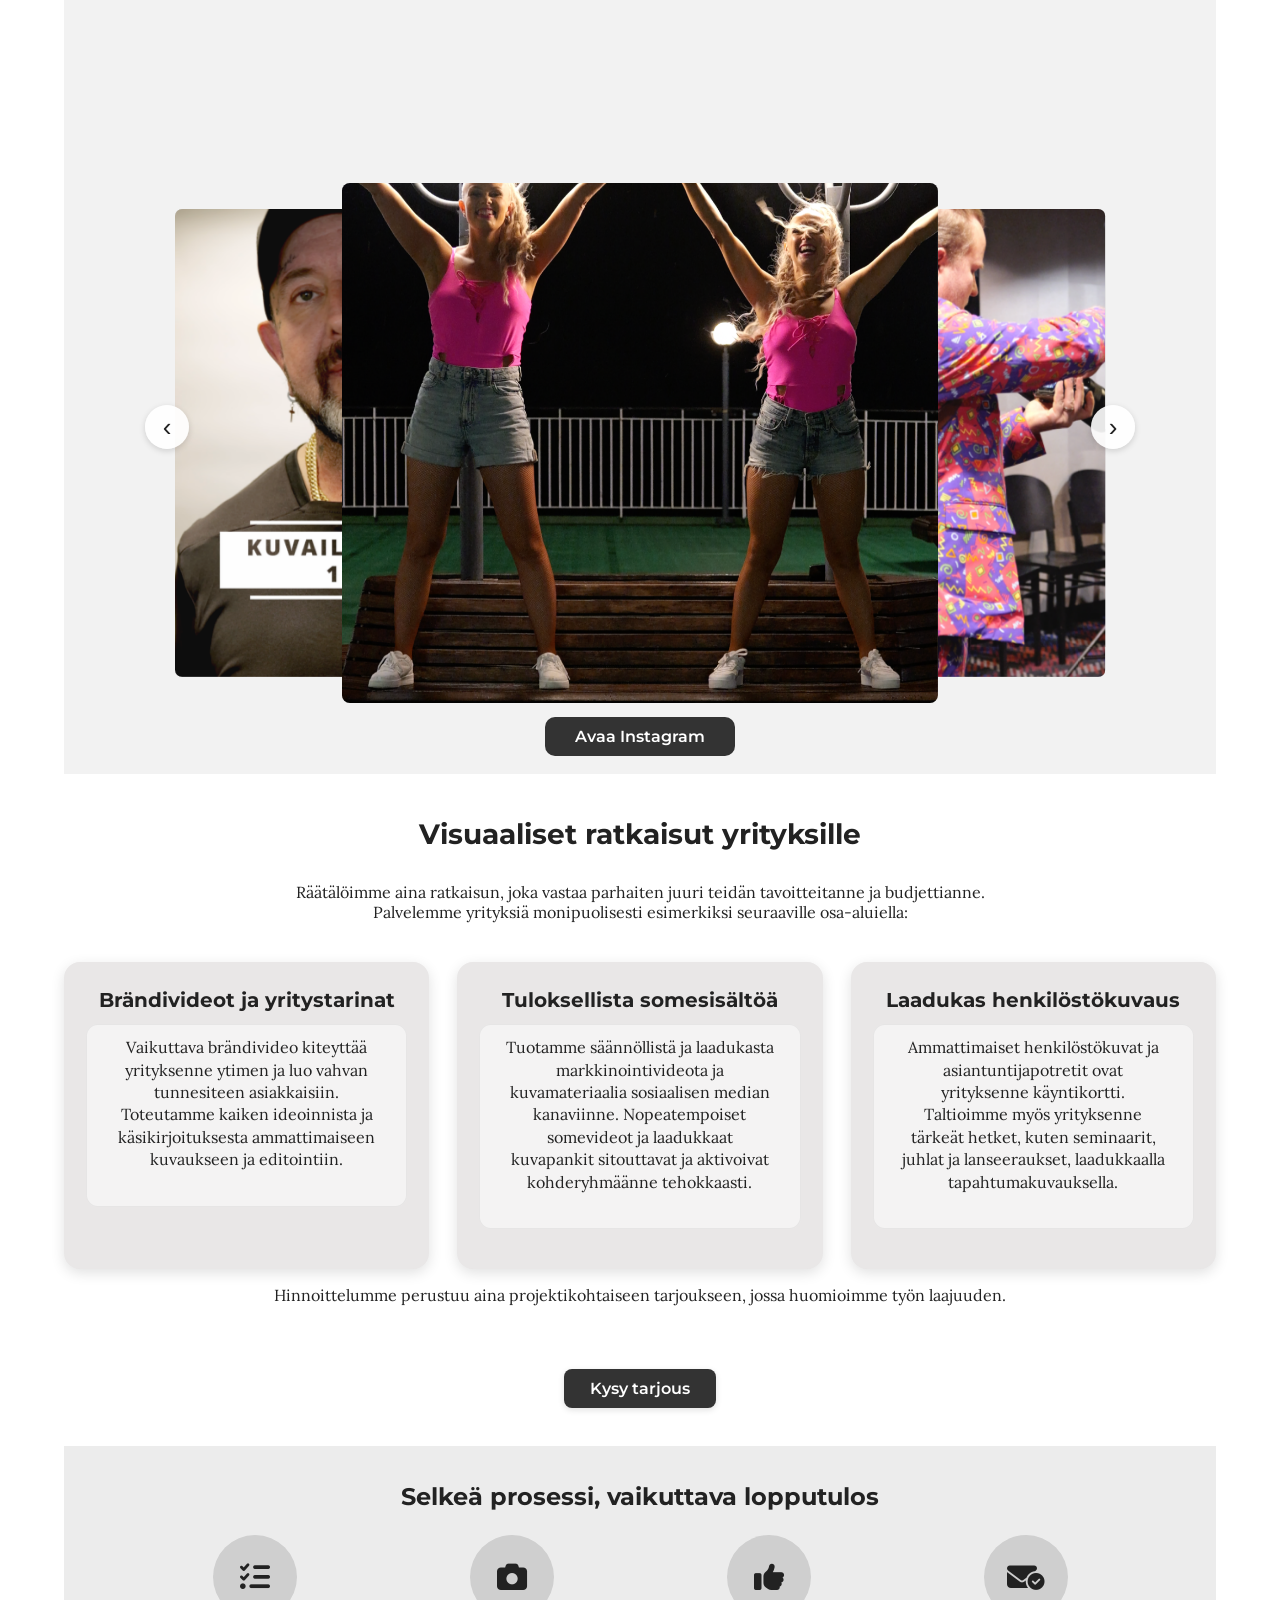
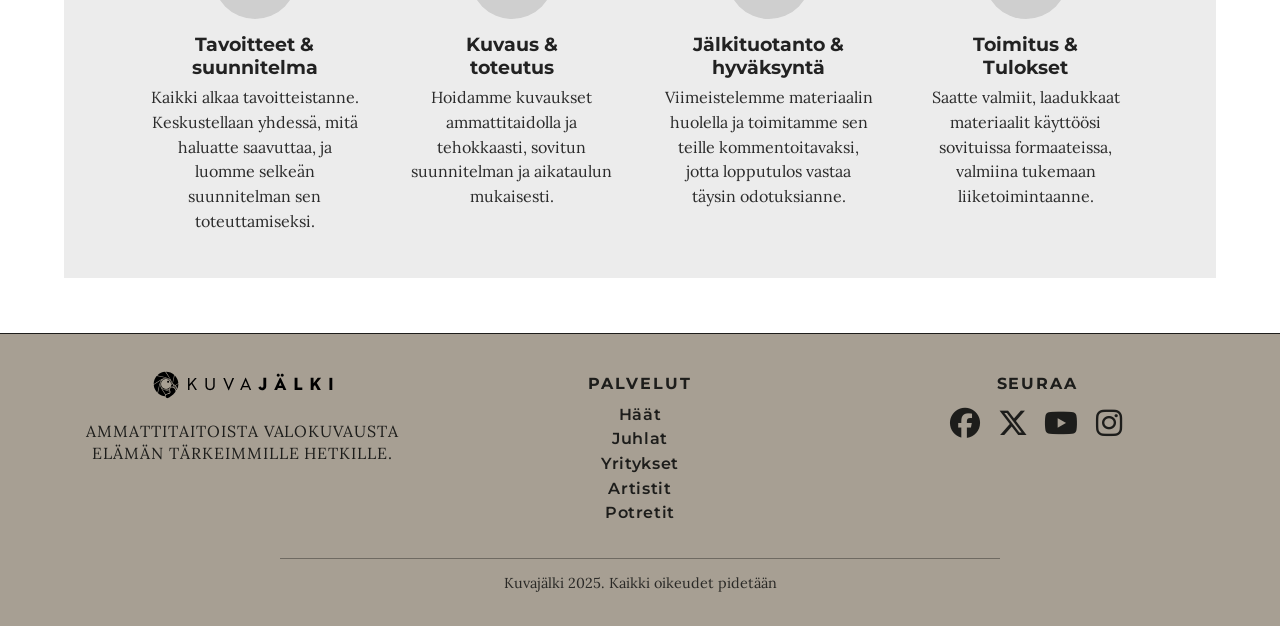
<file: Yritykset/index.html>
<!DOCTYPE html>
<html lang="en">

<head>
  <meta charset="UTF-8" />
  <meta name="viewport" content="width=device-width, initial-scale=1.0" />
  <title>Kuvajälki – Yritykset</title>
  <link rel="preconnect" href="https://fonts.googleapis.com">
  <link rel="preconnect" href="https://fonts.gstatic.com" crossorigin>
  <link href="https://fonts.googleapis.com/css2?family=Montserrat:wght@400;500;600;700&family=Lora:ital,wght@0,400;0,600;1,400&display=swap" rel="stylesheet">
  <link rel="stylesheet" href="../Yritykset/style.css" />
  
  <!-- Add Font Awesome for icons -->
  <link rel="stylesheet" href="https://cdnjs.cloudflare.com/ajax/libs/font-awesome/6.4.2/css/all.min.css">
</head>

<body>

<!-- Navbar (sama kuin aiemmin) -->
  <nav class="navbar">
    <div class="container flex">
      <a href="../index.html" class="site-brand">
        <img src="../img/logo.svg" alt="Kuvajälki logo" />
      </a>

      <!-- Open (hamburger) button -->
      <button type="button" id="navbar-show-btn" aria-label="Avaa valikko">
        <i class="fas fa-bars"></i>
      </button>

      <!-- Collapsible menu -->
      <div id="navbar-collapse">
        <button type="button" id="navbar-close-btn" aria-label="Sulje valikko">
          <i class="fas fa-times"></i>
        </button>

        <ul class="navbar-nav">
  
          <li class="nav-item">
            <a href="../Haat/index.html" class="nav-link">Häät</a>
          </li>
          <li class="nav-item">
            <a href="../Juhlat/index.html" class="nav-link">Juhlat</a>
          </li>
          <li class="nav-item">
            <a href="../Yritykset/index.html" class="nav-link">Yritykset</a>
          </li>
          <li class="nav-item">
            <a href="../Artistit/index.html" class="nav-link">Artistit</a>
          </li>
          <li class="nav-item">
            <a href="../Henkilo/index.html" class="nav-link">Potretit</a>
          </li>
          <li class="nav-item">
            <a href="../Ota_Yhteytta/index.html" class="nav-link">Ota Yhteyttä</a>
          </li>
        </ul>
      </div>
    </div>
  </nav>

  <!-- Navbar end -->

  <!-- HERO HEADER -->
<section class="hero-header">
  <div class="container">
    <div class="hero-wrap">
      <!-- Vasen: teksti + napit -->
      <div class="hero-copy">
        <h1>Yrityskuvaus & videotuotanto </h1>
        <h2>
          Laadukas yrityskuvaus ja videotuotanto ovat nykyään välttämättömiä. Autamme kertomaan tarinanne tavalla, joka vakuuttaa asiakkaat, sitouttaa henkilöstön ja tukee kasvua. 
        </h2>

        <div class="hero-actions">
          <a href="#galleria" class="btn btn--dark">Selaa galleriaa</a>
          <a href="#hinnasto" class="btn btn--light">Tutustu palveluihin</a>
        </div>
      </div>

      <!-- Oikea: kuva -->
      <figure class="hero-media">
        <img
          src="../img/Yritykset/Yritykset-vaaka.jpg"
          alt="Kuva työpaikalla"
        />
      </figure>
    </div>
  </div>
</section>
<!-- /HERO HEADER -->
      


  </header>
  
  <main>
    <div id="intro">
        <h2>
        Investointi, joka rakentaa luottamusta ja erottaa kilpailijoista
        </h2>
        <p>
        Laadukas video- ja valokuvasisältö on investointi, joka selkeyttää viestiänne ja tehostaa markkinointianne 
        kaikissa kanavissa. Toimimme luotettavana kumppanina koko Suomen alueella. 
        Ymmärrämme liiketoimintanne tavoitteet ja autamme saavuttamaan ne visuaalisen tarinankerronnan keinoin.
        </p>
    </div>
    <section class="portfolio" id="galleria">
  <div class="container">
    <div class="portfolio-box">
      <h2>Portfolio: Esimerkkejä projekteista</h2>
      <p>
        Olemme auttaneet erilaisia yrityksiä kirkastamaan brändiään ja tehostamaan viestintäänsä. Tässä muutama esimerkki siitä, 
        miten olemme ratkaisseet asiakkaidemme haasteita laadukkaalla kuva- ja videosisällöllä.
      </p>

      <section class="video-section">
  
        <div class="video-container">
          <iframe width="560" height="315" src="https://www.youtube.com/embed/yI5OH6GlXnw?si=D-vnbO_LB2Bn-wuw" 
          title="YouTube video player" frameborder="0" allow="accelerometer; autoplay; clipboard-write; encrypted-media; gyroscope; picture-in-picture; web-share" 
          referrerpolicy="strict-origin-when-cross-origin" allowfullscreen></iframe>
        </div>
      </section>


<!-- KARUSELLI: näyttö 3 kuvaa (keskimmäinen isompi) -->
<div
  class="carousel"
  id="portfolio-carousel"
  aria-roledescription="karuselli"
  aria-label="Yrityskuvien karuselli"
>

  <button
    class="carousel-btn prev"
    type="button"
    aria-label="Edellinen kuva"
  >
    ‹
  </button>

  <div class="carousel-inner">
    <div class="carousel-stage">

      <figure class="carousel-item" data-index="0">
        <img src="../img/Yritykset/1.png" alt="Hääkuva 1" loading="lazy">
      </figure>
      <figure class="carousel-item" data-index="1">
        <img src="../img/Yritykset/2.png" alt="Hääkuva 2" loading="lazy">
      </figure>
      <figure class="carousel-item" data-index="2">
        <img src="../img/Yritykset/4.png" alt="Hääkuva 3" loading="lazy">
      </figure>
      <figure class="carousel-item" data-index="3">
        <img src="../img/Yritykset/Nimetön malli.png" alt="Hääkuva 4" loading="lazy">
      </figure>
      <figure class="carousel-item" data-index="4">
        <img src="../img/Yritykset/Nimetön malli2.png" alt="Hääkuva 5" loading="lazy">
      </figure>
      <figure class="carousel-item" data-index="5">
        <img src="../img/Yritykset/Nimetön malli1.png" alt="Hääkuva 6" loading="lazy">
      </figure>

    </div>
  </div>

  <button
    class="carousel-btn next"
    type="button"
    aria-label="Seuraava kuva"
  >
    ›
  </button>

</div>


      <a
        href="https://www.instagram.com/kuvajalki?igsh=MnY0amo5YzYzcDU3"
        target="_blank"
        rel="noopener noreferrer"
        class="portfolio-btn"
        aria-label="Avaa Instagram"
      >
      Avaa Instagram
      </a>
    </div>
  </div>
</section>

<!-- HINNASTO / PAKETIT -->
<section class="pricing" id="hinnasto">
  <div class="container">
    <h2>Visuaaliset ratkaisut yrityksille</h2>
    <p>Räätälöimme aina ratkaisun, joka vastaa parhaiten juuri teidän tavoitteitanne ja budjettianne.
      <br>Palvelemme yrityksiä monipuolisesti esimerkiksi seuraaville osa-aluiella:
    </p>
    <div class="pricing-grid">
      <!-- Kortti 1 -->
      <article class="price-card">
        <h3>Brändivideot ja yritystarinat</h3>

        <div class="price-block">
          
          <p>Vaikuttava brändivideo kiteyttää yrityksenne ytimen ja luo vahvan tunnesiteen asiakkaisiin. 
            Toteutamme kaiken ideoinnista ja käsikirjoituksesta ammattimaiseen kuvaukseen ja editointiin.</p>
        </div>


      </article>

      <!-- Kortti 2 -->
      <article class="price-card">
        <h3>Tuloksellista somesisältöä </h3>

        <div class="price-block">
          
          <p>Tuotamme säännöllistä ja laadukasta markkinointivideota ja kuvamateriaalia sosiaalisen median kanaviinne. 
            Nopeatempoiset somevideot ja laadukkaat kuvapankit sitouttavat ja aktivoivat kohderyhmäänne tehokkaasti.</p>
        </div>

      
      </article>

      <!-- Kortti 3 -->
      <article class="price-card">
        <h3>Laadukas henkilöstökuvaus</h3>

        <div class="price-block">
          
          <p>Ammattimaiset henkilöstökuvat ja asiantuntijapotretit ovat yrityksenne käyntikortti. 
            Taltioimme myös yrityksenne tärkeät hetket, kuten seminaarit, juhlat ja lanseeraukset, laadukkaalla tapahtumakuvauksella.</p>
        </div>

        
      </article>

      
    </div>

    <p>Hinnoittelumme perustuu aina projektikohtaiseen tarjoukseen, jossa huomioimme työn laajuuden.</p>

    <div class="pricing-cta">
      <a href="../Ota_Yhteytta/index.html" class="btn-quote">Kysy tarjous</a>
    </div>
  </div>
</section>

<!-- PROSESSI / NÄIN ETENEMME -->
<section class="process">
  <div class="container">
    <h2>Selkeä prosessi, vaikuttava lopputulos</h2>

    <ol class="process-grid">
      <li class="process-step">
        <div class="step-badge" ><i class="fa-solid fa-list-check"></i></div>
        
        <h3>Tavoitteet &amp; suunnitelma</h3>
        <p>Kaikki alkaa tavoitteistanne. Keskustellaan yhdessä, mitä haluatte saavuttaa, ja luomme selkeän suunnitelman sen toteuttamiseksi.</p>
      </li>

      <li class="process-step">
        <div class="step-badge"><i class="fa-solid fa-camera"></i></div>
        
        <h3>Kuvaus &amp; <br>toteutus</h3>
        <p>Hoidamme kuvaukset ammattitaidolla ja tehokkaasti, sovitun suunnitelman ja aikataulun mukaisesti.</p>
      </li>

      <li class="process-step">
        <div class="step-badge"><i class="fa-solid fa-thumbs-up"></i></div>
        <h3>Jälkituotanto &amp; hyväksyntä</h3>
        <p>Viimeistelemme materiaalin huolella ja toimitamme sen teille kommentoitavaksi, jotta lopputulos vastaa täysin odotuksianne.</p>
      </li>

      <li class="process-step">
        <div class="step-badge"><i class="fa-solid fa-envelope-circle-check"></i></div>
        <h3>Toimitus &amp; <br>Tulokset</h3>
        <p>Saatte valmiit, laadukkaat materiaalit käyttöösi sovituissa formaateissa, valmiina tukemaan liiketoimintaanne.</p>
      </li>
    </ol>
  </div>
</section>




</main>


<footer class="site-footer">
  <div class="container footer-grid">
    <!-- VASEN: logo + kuvaus -->
    <div class="footer-brand">
      <img src="../img/logo.svg" alt="Kuvajälki" class="footer-logo">
      <p class="footer-tagline">
        Ammattitaitoista valokuvausta elämän tärkeimmille hetkille.
      </p>
    </div>

    <!-- KESKI: Palvelut-linkit -->
    <nav class="footer-services" aria-label="Palvelut">
      <h4>Palvelut</h4>
      <ul>
        <li><a href="../Haat/index.html">Häät</a></li>
        <li><a href="../Juhlat/index.html">Juhlat </a></li>
        <li><a href="../Yritykset/index.html">Yritykset</a></li>
        <li><a href="../Artistit/index.html">Artistit</a></li>
        <li><a href="../Henkilo/index.html">Potretit</a></li>
      </ul>
    </nav>

    <!-- OIKEA: Seuraa, tässä ikonit sosiaalisiin medioihin -->
    <div class="footer-social">
      <h4>Seuraa</h4>
      <ul>
        <li><a href="https://www.facebook.com/kuvajalki?locale=fi_FI" aria-label="Facebook"><i class="fab fa-facebook"></i></a></li>
        <li><a href="#" aria-label="X / Twitter"><i class="fab fa-x-twitter"></i></a></li>
        <li><a href="https://www.youtube.com/@kuvajalki" aria-label="YouTube"><i class="fab fa-youtube"></i></a></li>
        <li><a href="https://www.instagram.com/kuvajalki?igsh=MnY0amo5YzYzcDU3" aria-label="Instagram"><i class="fab fa-instagram"></i></a></li>
      </ul>
    </div>
  </div>

  <hr class="footer-rule" />

  <div class="container footer-bottom">
    <p>Kuvajälki 2025. Kaikki oikeudet pidetään</p>
  </div>
</footer>

  <script src="script.js"></script>
</body>

</html>
</file>
<file: style.css>
/* ========================================================= */
/* ================== YLEISET ASETUKSET ===================== */
/* ========================================================= */

html,
body {
  height: 100%;
}

*,
*::before,
*::after {
  box-sizing: border-box;
}

body {
  margin: 0;
  font-family: "Montserrat", sans-serif;
  background-color: #fff;
  color: #222;
  display: flex;
  flex-direction: column;
  min-height: 100vh;
  -webkit-text-size-adjust: 100%;
}

body h2,
body h3,
body h4 {
  font-family: "Montserrat", serif;
}

body p {
  font-family: "Lora", serif;
}

main {
  flex: 1 0 auto;
  padding-bottom: 40px; /* tilaa footerille */
}

.container {
  width: 90%;
  max-width: 1200px;
  margin: 0 auto;
}

/* Pienillä näytöillä hieman suurempi riviväli ja marginaalit */
@media (max-width: 560px) {
  body {
    line-height: 1.55;
  }
  .container {
    width: 92%;
  }
}

/* ========================================================= */
/* ================== NAVIGAATIO ============================ */
/* ========================================================= */

.navbar {
  position: fixed;
  top: 0;
  left: 0;
  right: 0;
  z-index: 1000;
  background: #fff;
  border-bottom: 1px solid #eee;
}

/* Navin sisältö (logo + linkit samalle riville) */
.navbar .container {
  display: flex;
  justify-content: space-between; /* Logo vasemmalle, linkit oikealle */
  align-items: center;
  gap: 12px;
  padding: 1rem 0;
}

/* Logo vasemmalle */
.site-brand img {
  height: 60px;
  width: auto;
  display: block;
}

/* Navilinkit (desktop-näkymä) */
.navbar-nav {
  list-style: none;
  display: flex;
  gap: 2rem;
  margin: 0;
  padding: 0;
}

.navbar-nav .nav-link {
  position: relative;
  text-decoration: none;
  color: #222;
  font-weight: 500;
  padding-bottom: 4px;
  transition: color 0.3s ease;
}

/* Alleviivaus-efekti hoverissa */
.navbar-nav .nav-link::after {
  content: "";
  position: absolute;
  left: 0;
  bottom: 0;
  width: 100%;
  height: 2px;
  background: #b97c2c;
  border-radius: 3px;
  transform-origin: right;
  transform: scaleX(0);
  transition: transform 0.4s ease;
}

.navbar-nav .nav-link:hover {
  color: #b97c2c;
}

.navbar-nav .nav-link:hover::after {
  transform: scaleX(1);
  transform-origin: left;
}

/* Hamburger-nappi (mobiili) */
#navbar-show-btn,
#navbar-close-btn {
  background: none;
  border: none;
  color: #222;
  font-size: 1.6rem;
  line-height: 1;
  cursor: pointer;
  display: none; /* näkyy vain mobiilissa */
}

/* Desktopissa valikko näkyy rivillä */
#navbar-collapse {
  display: flex;
}

/* ========================================================= */
/* ================== MOBIILINAVI =========================== */
/* ========================================================= */

@media (max-width: 768px) {
  #navbar-show-btn {
    display: block;
  }

  #navbar-collapse {
    position: fixed;
    top: 0;
    right: -100%;
    width: min(92vw, 320px);
    height: 100dvh; /* varma koko mobiilissa */
    background: #fff;
    box-shadow: -2px 0 10px rgba(0, 0, 0, 0.1);
    flex-direction: column;
    justify-content: flex-start;
    align-items: flex-start;
    padding: 2rem 1.25rem;
    transition: right 0.3s ease;
  }

  #navbar-close-btn {
    display: block;
    position: absolute;
    top: 1rem;
    right: 1rem;
  }

  /* Kun menu on aktiivinen (esim. JS lisää .open-luokan) */
  #navbar-collapse.open {
    right: 0;
  }

  /* Linkit pystysuunnassa mobiilissa */
  .navbar-nav {
    flex-direction: column;
    gap: 1.25rem;
    margin-top: 3.25rem;
  }

  .nav-link {
    font-size: 1.05rem;
  }
}

/* Jos sivulla käytetään ankkureita kiinteän navin kanssa */
#galleria,
#hinnasto {
  scroll-margin-top: 80px;
}

/* ========================================================= */
/* ================== ABOUT ME -OSIO ======================== */
/* ========================================================= */

.about-section {
  display: flex;
  align-items: center;
  justify-content: center;
  padding: 4rem 0;
  margin-top: 80px; /* kompensoi fixed-navia yläreunassa */
}

.about-content {
  display: flex;
  flex-wrap: wrap;
  gap: 2rem;
  align-items: center;
}

.about-text {
  flex: 1;
  min-width: 280px;
}

.about-text h2 {
  margin: -4px 0 10px;
  font-weight: 700;
  line-height: 1.2;
  font-size: clamp(1.6rem, 1.2rem + 1.2vw, 2.2rem);
  color: #1d1d1b;
  max-width: 30ch;
  font-family: "Montserrat", sans-serif;
}

.about-text p {
  margin: 0 0 16px;
  font-weight: 500;
  font-size: clamp(1rem, 0.95rem + 0.7vw, 1.25rem);
  line-height: 1.6;
  color: #2b2b2b;
  max-width: 48ch;
  font-family: "Lora", serif;
}

.about-image {
  flex: 1;
  min-width: 280px;
  padding-left: 12px;
  display: flex;
  justify-content: flex-end;
  transform: none; /* remove the translateX nudge so edges line up */
}

.about-image img {
  width: 100%;
  max-width: 500px; /* adjust this to match the visual size of your cards */
  border-radius: 5px;
  object-fit: cover;
  box-shadow: 0 4px 16px rgba(0, 0, 0, 0.15);
}

/* ========================================================= */
/* ================== PALVELUKORTIT ========================= */
/* ========================================================= */

.services-section {
  text-align: center;
  
}

.services-section h2 {
  font-weight: 600;
  margin-bottom: 2rem;
}

.card-container {
  display: flex;
  flex-wrap: wrap;
  gap: 1.5rem;
  justify-content: center;
}

.service-card {
  width: 220px;
  height: 220px;
  border-radius: 50%;
  overflow: hidden;
  position: relative;
  cursor: pointer;
  transition: transform 0.3s ease, box-shadow 0.3s ease;
  box-shadow: 0 4px 14px rgba(0,0,0,0.15);
text-decoration: none;
  display: flex;
  align-items: flex-end;
  justify-content: center;
}

/* Kuva pallon sisällä */
.service-card img {
  position: absolute;
  width: 100%;
  height: 100%;
  object-fit: cover;

  filter: grayscale(5%);
  transition: transform 0.5s ease, filter 0.5s ease;
}

/* Hover-efekti */
.service-card:hover img {
  transform: scale(1.12);
  filter: grayscale(0%);
}

/* Otsikkopalkki pallon alaosassa */
.service-card h3 {
  position: relative;
  z-index: 2;
  background: rgba(0, 0, 0, 0.55);
  width: 100%;
  margin: 0;
  padding: 0.75rem 0;
  color: #fff;
  font-weight: 600;
  text-align: center;
  border-bottom-left-radius: 50%;
  border-bottom-right-radius: 50%;
  transition: background 0.3s ease;
  text-decoration: none;
}

.service-card:hover h3 {
  background: rgba(0, 0, 0, 0.75);
}



/* ========================================================= */
/* ================== RESPONSIVISUUS ======================== */
/* ========================================================= */

@media (max-width: 768px) {
  .about-content {
    flex-direction: column;
    text-align: center;
  }

  .about-image {
    padding-left: 0;
  }

  .about-image img {
    max-width: 90%;
  }

  .service-card {
    width: 100%;
    max-width: 320px;
  }
}

/* ========================================================= */
/* ====================== FOOTER ============================ */
/* ========================================================= */

.site-footer {
  background: #a79f93;
  color: #1d1d1b;
  padding: 2.5rem 0 1.25rem 0;
  border-top: 1px solid #1d1d1b;
  margin-top: auto;
}

.footer-grid {
  display: grid;
  grid-template-columns: repeat(3, 1fr);
  gap: 2rem 2.5rem;
  justify-content: center;
  justify-items: center;
  align-items: start;
  text-align: center;
}

.footer-brand,
.footer-services,
.footer-social {
  display: flex;
  flex-direction: column;
  align-items: center;
  margin-bottom: 0.5rem;
}

.footer-brand {
  margin-top: -14px;
}

.footer-logo {
  height: 48px;
  width: auto;
  display: block;
  margin-bottom: 0.75rem;
}

.footer-tagline {
  font-family: "Lora", serif;
  text-transform: uppercase;
  letter-spacing: 0.06em;
  line-height: 1.4;
  margin: 0;
}

.site-footer h4 {
  text-transform: uppercase;
  letter-spacing: 0.12em;
  font-weight: 700;
  margin: 0 0 0.75rem 0;
}

.footer-services ul,
.footer-social ul {
  list-style: none;
  margin: 0;
  padding: 0;
}

.footer-services ul {
  display: flex;
  flex-direction: column;
  gap: 0.35rem;
}

.footer-services a {
  color: #1d1d1b;
  text-decoration: none;
  font-weight: 600;
  letter-spacing: 0.04em;
}

.footer-services a:hover {
  text-decoration: underline;
}

.footer-social ul {
  display: flex;
  gap: 0.75rem;
  justify-content: center;
  align-items: center;
}

.footer-social a {
  color: #1d1d1b;
  display: inline-flex;
  align-items: center;
  justify-content: center;
  width: 36px;
  height: 36px;
  text-decoration: none;
  transition: transform 0.2s ease;

}

.footer-social a:hover {
  transform: translateY(-2px);
}

.footer-social i {
  font-size: 30px;
  display: flex;
  justify-content: center;
  align-items: center;
}

.footer-rule {
  border: none;
  border-top: 1px solid #6f6a62;
  margin: 1.75rem auto 0.75rem auto;
  width: min(720px, 90%);
}

.footer-bottom {
  text-align: center;
  font-size: 0.9rem;
  opacity: 0.9;
}

/* ---------- Footerin responsiivisuus ---------- */
@media (max-width: 900px) {
  .footer-grid {
    grid-template-columns: 1fr;
    gap: 1.5rem;
  }
  .footer-brand {
    display: grid;
    justify-items: center;
    margin-top: 0;
  }
  .footer-tagline {
    max-width: 28ch;
  }
}
</file>
<file: Artistit/style.css>
/* =========================================================
   YLEISET ASETUKSET (responsiivinen perusta)
   ========================================================= */
html,
body {
  height: 100%;
}

*,
*::before,
*::after {
  box-sizing: border-box;
}



body {
  margin: 0;
  font-family: "Montserrat", sans-serif;
  background-color: #fff;
  color: #222;
  display: flex;
  flex-direction: column;
  min-height: 100vh;
  -webkit-text-size-adjust: 100%; /* iOS zoom -bugien ehkäisy */
  
}

body h2, body h3, body h4 {
  font-family: "Montserrat", serif;
}

body p {
  font-family: "Lora", serif;
}

main {
  flex: 1 0 auto;
  padding-bottom: 40px;
}

.container {
  width: 90%;
  max-width: 1200px;
  margin: 0 auto;
}

/* Pienillä näytöillä hieman suurempi riviväli ja marginaalit */
@media (max-width: 560px) {
  body { line-height: 1.55; }
  .container { width: 92%; }
}

/* =========================================================
   NAVIGAATIO
   ========================================================= */
.navbar {
  position: fixed;
  top: 0;
  left: 0;
  right: 0;
  z-index: 1000;
  background: #fff;
  border-bottom: 1px solid #eee;
}

.navbar .container {
  display: flex;
  justify-content: space-between;
  align-items: center;
  gap: 12px;
  padding: 1rem 0;
}

.site-brand img {
  height: 60px;
  width: auto;
  display: block;
}

.navbar-nav {
  list-style: none;
  display: flex;
  gap: 2rem;
  margin: 0;
  padding: 0;
}

.navbar-nav .nav-link {
  position: relative;
  text-decoration: none;
  color: #222;
  font-weight: 500;
  padding-bottom: 4px;
  transition: color 0.3s ease;
}

.navbar-nav .nav-link::after {
  content: "";
  position: absolute;
  left: 0;
  bottom: 0;
  width: 100%;
  height: 2px;
  background: #b97c2c;
  border-radius: 3px;
  transform-origin: right;
  transform: scaleX(0);
  transition: transform 0.4s ease;
}

.navbar-nav .nav-link:hover {
  color: #b97c2c;
}

.navbar-nav .nav-link:hover::after {
  transform: scaleX(1);
  transform-origin: left;
}

/* Hampurilainen ja sulkunappi (mobiilissa näkyviin) */
#navbar-show-btn,
#navbar-close-btn {
  background: none;
  border: none;
  color: #222;
  font-size: 1.6rem;
  line-height: 1;
  cursor: pointer;
  display: none;
}

/* Desktopissa valikko näkyy rivillä */
#navbar-collapse {
  display: flex;
}

/* =========================================================
   MOBIILINAVI
   ========================================================= */
@media (max-width: 768px) {
  #navbar-show-btn {
    display: block;
  }

  #navbar-collapse {
    position: fixed;
    top: 0;
    right: -100%;
    width: min(92vw, 320px);
    height:100dvh; /* varma koko mobiilissa */
    background: #fff;
    box-shadow: -2px 0 10px rgba(0, 0, 0, 0.1);
    flex-direction: column;
    justify-content: flex-start;
    align-items: flex-start;
    padding: 2rem 1.25rem;
    transition: right 0.3s ease;
  }

  #navbar-close-btn {
    display: block;
    position: absolute;
    top: 1rem;
    right: 1rem;
  }

  /* JS lisää .open kun valikko avataan */
  #navbar-collapse.open {
    right: 0;
  }

  .navbar-nav {
    flex-direction: column;
    gap: 1.25rem;
    margin-top: 3.25rem;
  }

  .nav-link {
    font-size: 1.05rem;
  }
}

/* Korjaus ankkurihyppäykselle kiinteän navin kanssa */
#galleria,
#hinnasto {
  scroll-margin-top: 80px;
}

/* =========================================================
   HERO-OSIO
   ========================================================= */
.hero-header {
  background: #ffffff;
  padding: 0 0 20px; /* muutettu 60px -> 20px */
}

.hero-header .container {
  padding: 0 16px;
}

.hero-wrap {
  display: grid;
  grid-template-columns: 0.9fr 1.1fr;
  column-gap: 0;
  background: #ececec;
  border-radius: 0;
  padding: 0;
  overflow: hidden;
  align-items: stretch;
  min-height: 550px;
  height: 650px;
}

.hero-copy {
  display: flex;
  flex-direction: column;
  justify-content: flex-end;
  padding: 120px 56px 80px;
}

.hero-copy h1 {
  margin: -4px 0 10px;
  font-weight: 700;
  line-height: 1.2;
  font-size: clamp(1.6rem, 1.2rem + 1.2vw, 2.2rem);
  color: #1d1d1b;
  max-width: 30ch;
  font-family: "Montserrat", sans-serif;
}

.hero-copy h2 {
  margin: 0 0 16px;
  font-weight: 500;
  font-size: clamp(1rem, 0.95rem + 0.7vw, 1.25rem);
  line-height: 1.6;
  color: #2b2b2b;
  max-width: 48ch;
  font-family: "Lora", serif;
}

.hero-actions {
  display: flex;
  gap: 14px;
  flex-wrap: wrap;
}

.btn {
  display: inline-flex;
  align-items: center;
  justify-content: center;
  min-height: 44px;          /* kosketusystävällinen */
  padding: 10px 18px;
  border-radius: 12px;
  font-weight: 600;
  text-decoration: none;
  border: 0;
  transition: transform 0.15s ease, box-shadow 0.15s ease, opacity 0.15s ease;
}

.btn:hover {
  transform: translateY(-1px);
}

.btn:active {
  transform: translateY(0);
}

.btn--dark {
  background: #333333;
  color: #fff;
}

.btn--light {
  background: #ffffff;
  color: #222;
  box-shadow: inset 0 0 0 1px #d9d9d9;
}

.hero-media {
  margin: 0;
  border-radius: 0;
  overflow: hidden;
}

.hero-media img {
  display: block;
  width: 100%;
  height: 100%;
  object-fit: cover;
  background-color: #ececec;
}

/* Hero responsiivisuus */
@media (max-width: 980px) {
  .hero-wrap {
    grid-template-columns: 1fr;
    padding: 0;
    gap: 0;
    min-height: auto;
    height: auto;              
  }

  .hero-copy {
    padding: 130px 24px 48px 24px;  
    display: flex;
    flex-direction: column;
    align-items: center;
  }

  .hero-copy h1,
  .hero-copy h2 {
    max-width: 100%;
    text-align: center;
    margin-left: auto;
    margin-right: auto;
  }

  .hero-actions {
    justify-content: center;
    width: 100%;
  }

  /* Piilotetaan kuva kokonaan mobiilissa */
  .hero-media {
    display: none;
  }
}

/* Tarkempi korjaus alle 420px */
@media (max-width: 420px) {
  .hero-copy {
    padding: 110px 16px 20px 16px;  
  }

  .hero-copy h1 {
    font-size: 1.5rem;
    max-width: 100%;
    word-wrap: break-word;
  }

  .hero-copy h2 {
    font-size: 0.95rem;
    max-width: 100%;
  }

  .hero-actions {
    flex-direction: column;
    width: 100%;
    gap: 10px;
  }

  .btn {
    width: 100%;
    max-width: 320px;
  }
}

/* =========================================================
   INTROTEKSTI (tukee #teksti1 tai .intro)
   ========================================================= */

#intro {
  text-align: center;
  line-height: 1.6;
  padding: 16px 20px 0 20px;
  margin: 0 auto;
  max-width: 800px;
  width: 100%; /* varmistaa että ei ylitä containeria */
  box-sizing: border-box; /* padding lasketaan leveyteen */
}

#intro h2 {
  margin: 0 0 8px 0;
  font-size: clamp(1.4rem, 1.1rem + 1vw, 1.75rem);
  font-weight: 600;
}

#intro p {
  margin: 0;
  font-size: 1rem;
  font-weight: 500; 
  line-height: 1.6;
}

/* Responsiivisuus: pienemmät marginaalit kapeilla näytöillä */
@media (max-width: 1200px) {
  #intro {
    max-width: 90%;
    padding: 0 16px;
  }
}

@media (max-width: 768px) {
  #intro {
    max-width: 92%;
    padding: 0 12px;
  }
}

@media (max-width: 560px) {
  #intro {
    max-width: 95%;
    padding: 0 10px;
  }
}

/* =========================================================
   PORTFOLIO
   ========================================================= */
section.portfolio {
  padding: 30px 0 20px; /* muutettu 40px -> 20px */
  background: transparent;
}

.portfolio-box {
  background: #f2f2f2;
  text-align: center;
  padding:16px 24px 28px;
  border-radius: 0;
  margin: 0 auto;
  margin-bottom: 0;
}

.video-section {
  padding-bottom: 40px;
}

.video-container {
  position: relative;
  padding-bottom: 56.25%;
  height: 0;
  overflow: hidden;
  max-width: 100%;
}

.video-container iframe {
  position: absolute;
  top: 0;
  left: 0;
  width: 100%;
  height: 100%;
  border: 0;
}

/* =========================================================
   PORTFOLIO KARUSELLI (3 näkyvissä, keskimmäinen isompi)
   Keskitys: napit sisäreunoilla 5px
   ========================================================= */
.carousel {
  position: relative;
  width: 100%;
  display: flex;
  justify-content: center;
  margin: 0 auto 40px auto;
}

.carousel-inner {
  position: relative;
  width: 90%;
  max-width: 1000px;
  margin: 0 auto;
}

.carousel-stage {
  position: relative;
  height: clamp(260px, 42vw, 520px);
  z-index: 1;
}

/* kaikki kuvat pinossa; luokat määrittävät paikat */
.carousel-item {
  position: absolute;
  top: 0;
  left: 46%;
  width: 60%;
  height: 100%;
  transform: translateX(-50%) scale(0.6);
  opacity: 0;
  pointer-events: none;
  transition: transform 0.4s ease, opacity 0.4s ease;
  border-radius: 8px;
  overflow: hidden;
  background: #ccc;
}

.carousel-item img {
  display: block;
  width: 100%;
  height: 100%;
  object-fit: cover;
   /* 🔹 Terävöittää selaimessa: */
  image-rendering: -webkit-optimize-contrast; /* Chrome / Edge */
  image-rendering: crisp-edges;               /* Firefox */
  backface-visibility: hidden;
  transform: translateZ(0);
  will-change: transform;
}

@media (max-width: 768px) {
  .carousel-item {
    left: 35%;
  }
}

/* keskellä */
.carousel-item.is-center {
  transform: translateX(-50%) scale(1);
  opacity: 1;
  z-index: 3;
  pointer-events: auto;
  width: 60%;
}

/* vasen/oikea näkyviin leveämpinä */
.carousel-item.is-left {
  transform: translateX(calc(-50% - 45%)) scale(0.9);
  opacity: 0.95;
  z-index: 2;
  width: 52%;
}

.carousel-item.is-right {
  transform: translateX(calc(-50% + 45%)) scale(0.9);
  opacity: 0.95;
  z-index: 2;
  width: 52%;
}

/* napit reunoille 5px sisään */
.carousel-btn {
  position: absolute;
  top: 50%;
  transform: translateY(-50%);
  width: 44px;
  height: 44px;
  border: 0;
  border-radius: 50%;
  background: rgba(255, 255, 255, 0.9);
  color: #222;
  font-size: 26px;
  line-height: 1;
  cursor: pointer;
  display: grid;
  place-items: center;
  box-shadow: 0 2px 6px rgba(0, 0, 0, 0.15);
  transition: transform 0.15s ease, opacity 0.15s ease;
  z-index: 10;
  pointer-events: auto;
}

.carousel-btn.prev { left: calc(50% - 500px + 5px); }
.carousel-btn.next { right: calc(50% - 500px + 5px); }

.carousel-btn:hover { transform: translateY(-50%) scale(1.05); }
.carousel-btn:active { transform: translateY(-50%) scale(1.0); }

/* alle 1000px (max-width raja): napit 5px reunasta */
@media (max-width: 1000px) {
  .carousel-btn.prev { left: 5px; }
  .carousel-btn.next { right: 5px; }
}

/* karusellin mobiilisäädöt */
@media (max-width: 900px) {
  .carousel-item.is-left {
    transform: translateX(calc(-50% - 38%)) scale(0.9);
    width: 54%;
  }
  .carousel-item.is-right {
    transform: translateX(calc(-50% + 38%)) scale(0.9);
    width: 54%;
  }
  .carousel-item.is-center { width: 72%; }
}

@media (max-width: 560px) {
  .carousel-stage { height: clamp(220px, 60vw, 360px); }
  .carousel-item.is-left,
  .carousel-item.is-right {
    transform: translateX(calc(var(--dir, -1) * 36% - 50%)) scale(0.8);
    width: 42%;
    opacity: 0.9;
  }
}

/* Portfolio-tekstit ja nappi */
.portfolio h2 {
  font-size: clamp(1.4rem, 1.1rem + 1vw, 1.75rem);
  margin-bottom: 10px;
  font-family: "Montserrat", sans-serif;
  font-weight: 600;
}

.portfolio p {
  font-size: 1rem;
  font-weight: 350;
  max-width: 700px;
  margin: 0 auto 30px auto;
  line-height: 1.6;
  font-family: "Lora", serif;
}

.portfolio-btn {
  background-color: #333333;
  font-family: "Montserrat", sans-serif;
  font-weight: 600;
  border: none;
  padding: 10px 30px;
  border-radius: 10px;
  font-size: 16px;
  cursor: pointer;
  transition: transform 0.15s ease;
  color: #fff;
  text-decoration: none;
}

.portfolio-btn:hover { transform: translateY(-3px); }
.portfolio-btn:active { transform: translateY(0); }

@media (max-width: 560px) {
  .portfolio-btn {
    width: 100%;
    max-width: 280px;
  }
}

/* =========================================================
   HINNASTO / PAKETIT
   ========================================================= */
.pricing {
  padding: 0px 0 20px;
  background: #ffffff;
}

.pricing h2 {
  font-size: clamp(1.4rem, 1.1rem + 1vw, 1.75rem);
  margin-bottom: 10px;
  text-align: center;
  padding-bottom: 15px;
}

.pricing p {
  
  padding: 0 16px 24px 16px;
  text-align: center;
}

.pricing-grid {
  display: grid;
  grid-template-columns: repeat(3, 1fr);
  gap: 28px;
  align-items: stretch;
}

.price-card {
  background: #e9e7e7;
  border-radius: 16px;
  box-shadow: 0 4px 14px rgba(0, 0, 0, 0.12);
  padding: 26px 22px 28px;
  text-align: center;
}

.price-card h3 {
  font-weight: 700;
  margin: 0 0 10px 0;
  font-size: 1.25rem;
}

.price-block {
  background: #f4f3f3;
  border-radius: 12px;
  padding: 12px 10px;
  margin: 12px 0;
  box-shadow: inset 0 0 0 1px rgba(0, 0, 0, 0.06);
}

.price-block h4 {
  margin: 0 0 4px 0;
  font-weight: 700;
}

.price-block p {
  margin: 0;
  line-height: 1.4;
}

.features {
  list-style: disc;
  text-align: left;
  margin: 14px auto 0 auto;
  padding-left: 22px;
  max-width: 260px;
}

.features li { margin: 6px 0; }

.pricing-cta {
  display: flex;
  justify-content: center;
  margin-top: 20px;
  padding-top: 20px;
}

.btn-quote {
  display: inline-block;
  background: #333333;
  color: #fff;
  padding: 10px 26px;
  border-radius: 8px;
  text-decoration: none;
  font-weight: 600;
  box-shadow: 0 2px 6px rgba(0, 0, 0, 0.12);
  transition: transform 0.15s ease;
}

.btn-quote:hover { transform: translateY(-2px); }
.btn-quote:active { transform: translateY(0); }

/* Hinnaston responsiivisuus */
@media (max-width: 980px) {
  .pricing-grid {
    grid-template-columns: 1fr;
    gap: 18px;
  }
  .features { max-width: 420px; }

  
  
}

/* =========================================================
   PROSESSI / NÄIN ETENEMME
   ========================================================= */
.process {
  background: transparent;
  padding: 18px 0 15px 0;
}

.process .container {
  width: 90%;
  max-width: 1200px;
  margin: 0 auto;
  text-align: center;
  background: #ececec;
  padding: 36px 0 44px 0;
  border-radius: 0;
}

.process h2 {
  margin: 0 0 24px 0;
  font-weight: 700;
}

.process-grid {
  list-style: none;
  padding: 0;
  margin: 0 auto;
  display: grid;
  grid-template-columns: repeat(4, 1fr);
  gap: 28px;
  align-items: start;
  max-width: 1000px;
}

.process-step { padding: 0 10px; }

.step-badge {
  width: 84px;
  height: 84px;
  margin: 0 auto 14px auto;
  border-radius: 50%;
  background: #cfcfcf;
  display: grid;
  place-items: center;
  font-weight: 700;
  font-size: 1.25rem;
  color: #222;
}

/* Font Awesome -ikonit */
i {
  font-size: 30px;
  display: flex;
  justify-content: center;
  align-items: center;
}

.process-step h3 {
  margin: 0 0 6px 0;
  font-weight: 700;
}

.process-step p {
  margin: 0;
  line-height: 1.55;
  max-width: 30ch;
  margin-left: auto;
  margin-right: auto;
  font-family: "Lora", serif;
  color: #2b2b2b;
}

/* Prosessin responsiivisuus */
@media (max-width: 980px) {
  .process-grid { grid-template-columns: repeat(2, 1fr); }
}

@media (max-width: 560px) {
  .process-grid { grid-template-columns: 1fr; }
  .step-badge { width: 74px; height: 74px; }
}

/* =========================================================
   FOOTER
   ========================================================= */
.site-footer {
  background: #a79f93;
  color: #1d1d1b;
  padding: 2.5rem 0 1.25rem 0;
  border-top: 1px solid #1d1d1b;
  margin-top: auto;
}

.footer-grid {
  display: grid;
  grid-template-columns: repeat(3, 1fr);
  gap: 2rem 2.5rem;
  justify-content: center;
  justify-items: center;
  align-items: start;
  text-align: center;
}

.footer-brand,
.footer-services,
.footer-social {
  display: flex;
  flex-direction: column;
  align-items: center;
  margin-bottom: 0.5rem;
}

.footer-brand { margin-top: -14px; }

.footer-logo {
  height: 48px;
  width: auto;
  display: block;
  margin-bottom: 0.75rem;
}

.footer-tagline {
  font-family: "Lora", serif;
  text-transform: uppercase;
  letter-spacing: 0.06em;
  line-height: 1.4;
  margin: 0;
}

.site-footer h4 {
  text-transform: uppercase;
  letter-spacing: 0.12em;
  font-weight: 700;
  margin: 0 0 0.75rem 0;
}

.footer-services ul,
.footer-social ul {
  list-style: none;
  margin: 0;
  padding: 0;
}

.footer-services ul {
  display: flex;
  flex-direction: column;
  gap: 0.35rem;
}

.footer-services a {
  color: #1d1d1b;
  text-decoration: none;
  font-weight: 600;
  letter-spacing: 0.04em;
}

.footer-services a:hover { text-decoration: underline; }

.footer-social ul {
  display: flex;
  gap: 0.75rem;
  justify-content: center;
  align-items: center;
}

.footer-social a {
  color: #1d1d1b;
  display: inline-flex;
  align-items: center;
  justify-content: center;
  width: 36px;
  height: 36px;
  text-decoration: none;
  transition: transform 0.2s ease;
}

.footer-social a:hover { transform: translateY(-2px); }

.footer-rule {
  border: none;
  border-top: 1px solid #6f6a62;
  margin: 1.75rem auto 0.75rem auto;
  width: min(720px, 90%);
}

.footer-bottom {
  text-align: center;
  font-size: 0.9rem;
  opacity: 0.9;
}

/* Footer responsiivisuus */
@media (max-width: 900px) {
  .footer-grid {
    grid-template-columns: 1fr;
    gap: 1.5rem;
  }
  .footer-brand {
    display: grid;
    justify-items: center;
    margin-top: 0;
  }
  .footer-tagline { max-width: 28ch; }
}
</file>
<file: Etusivu/style.css>
/* ========================================================= */
/* ================== YLEISET ASETUKSET ===================== */
/* ========================================================= */

body {
  margin: 0;
  font-family: "Montserrat", sans-serif;
  background-color: #fff;
  color: #222;
}

body h2, body h3, body h4 {
  font-family: "Montserrat", serif;
}

body p {
  font-family: "Lora", serif;
}

.container {
  width: 90%;
  max-width: 1200px;
  margin: 0 auto;
}

main {
  padding-bottom: 40px; /* tilaa footerille */
}

/* ========================================================= */
/* ================== NAVIGAATIO ============================ */
/* ========================================================= */

/* Päänavin tyyli */
.navbar {
  background-color: #fff;
  border-bottom: 1px solid #eee;
  position: sticky;
  top: 0;
  z-index: 1000;
}

/* Navin sisältö (logo + linkit samalle riville) */
.navbar .container {
  display: flex;
  justify-content: space-between; /* Logo vasemmalle, linkit oikealle */
  align-items: center;
  padding: 1rem 0;
}

/* Logo vasemmalle */
.site-brand img {
  height: 60px;
}

/* Navilinkit (desktop-näkymä) */
.navbar-nav {
  list-style: none;
  display: flex;
  gap: 2rem;
  margin: 0;
  padding: 0;
}

.nav-link {
  text-decoration: none;
  color: #222;
  font-weight: 500;
  transition: color 0.3s ease;
}

.nav-link:hover {
  color: #b97c2c; /* korosta hoverissa */
  text-decoration: underline;
}

/* Hamburger-nappi (piilotetaan desktopissa) */
#navbar-show-btn,
#navbar-close-btn {
  background: none;
  border: none;
  color: #222;
  font-size: 1.5rem;
  cursor: pointer;
  display: none; /* näkyy vain mobiilissa */
}

/* Collapsible menu (mobiili) */
#navbar-collapse {
  display: flex;
}

/* ========================================================= */
/* ================== MOBIILINAVI =========================== */
/* ========================================================= */

@media (max-width: 768px) {
  /* Piilota desktop-linkit oletuksena mobiilissa */
  #navbar-collapse {
    position: fixed;
    top: 0;
    right: -100%;
    width: 250px;
    height: 100%;
    background: #fff;
    box-shadow: -2px 0 10px rgba(0, 0, 0, 0.1);
    flex-direction: column;
    justify-content: start;
    align-items: start;
    padding: 2rem;
    transition: right 0.3s ease;
  }

  /* Näytä avaus- ja sulkunapit */
  #navbar-show-btn {
    display: block;
  }

  #navbar-close-btn {
    display: block;
    position: absolute;
    top: 1rem;
    right: 1rem;
  }

  /* Kun menu on aktiivinen (esim. JS lisää .open-luokan) */
  #navbar-collapse.open {
    right: 0;
  }

  /* Linkit pystysuunnassa mobiilissa */
  .navbar-nav {
    flex-direction: column;
    gap: 1.5rem;
    margin-top: 3rem;
  }

  .nav-link {
    font-size: 1.1rem;
  }
}

/* ========================================================= */
/* ================== ABOUT ME -OSIO ======================== */
/* ========================================================= */

.about-section {
  display: flex;
  align-items: center;
  justify-content: center;
  padding: 4rem 0;
}

.about-content {
  display: flex;
  flex-wrap: wrap;
  gap: 2rem;
  align-items: center;
}

.about-text {
  flex: 1;
  min-width: 280px;
}

.about-text h2 {
  font-weight: 600;
  margin-bottom: 1rem;
}

.about-text p {
  font-family: "Lora", serif;
  line-height: 1.6;
  color: #333;
}

.about-image {
  flex: 1;
  min-width: 280px;
  padding-left: 50px;
}

.about-image img {
  width: 80%;
  border-radius: 8px;
  object-fit: cover;
  box-shadow: 0 4px 16px rgba(0, 0, 0, 0.15);
  
}

/* ========================================================= */
/* ================== PALVELUKORTIT ========================= */
/* ========================================================= */

.services-section {
  text-align: center;
  padding: 4rem 0;
}

.services-section h2 {
  font-weight: 600;
  margin-bottom: 2rem;
}

.card-container {
  display: flex;
  flex-wrap: wrap;
  gap: 1.5rem;
  justify-content: center;
}

/* Kortin rakenne */
.service-card {
  width: 220px;
  height: 480px;
  border-radius: 10px;
  box-shadow: 0 2px 10px rgba(0, 0, 0, 0.1);
  position: relative;
  overflow: hidden;
  cursor: pointer;
  transition: transform 0.3s ease, box-shadow 0.3s ease;
}

/* Taustakuva pseudo-elementtinä (nyt mustavalkoinen alussa) */
.service-card::before {
  content: "";
  position: absolute;
  top: 0;
  left: 0;
  width: 100%;
  height: 100%;
  background-size: cover;
  background-position: center;
  transition: transform 0.5s ease, filter 0.5s ease; /* lisätty filterin animaatio */
  z-index: 0;
  transform: scale(1);
  filter: grayscale(100%); /* tekee kuvasta mustavalkoisen aluksi */
}

/* Hover: kortti nousee ja kuva zoomaa sekä palauttaa värit */
.service-card:hover {
  transform: translateY(-8px);
  box-shadow: 0 4px 16px rgba(0, 0, 0, 0.25);
}

.service-card:hover::before {
  transform: scale(1.1);
  filter: grayscale(0%); /* palauttaa värit hoverissa */
}

/* Otsikko kortin alaosassa */
.service-card h3 {
  position: relative;
  z-index: 1;
  background: rgba(0, 0, 0, 0.5);
  color: white;
  width: 100%;
  padding: 1rem 0;
  margin: 0;
  font-weight: 600;
  transition: background 0.3s ease;
}

.service-card:hover h3 {
  background: rgba(0, 0, 0, 0.7);
}

/* ========================================================= */
/* ============ KORTTIEN YKSILÖLLISET KUVAT ================ */
/* ========================================================= */

.kortti-haat::before {
  background-image: url("../img/Haat-pysty.jpg");
}

.kortti-juhlat::before {
  background-image: url("../img/Juhlat-pysty.jpg");
}

.kortti-yritykset::before {
  background-image: url("../img/Yritykset-pysty.jpg");
}

.kortti-artistit::before {
  background-image: url("../img/Artistit-pysty.jpg");
}

.kortti-henkilo::before {
  background-image: url("../img/Henkilokuvat-pysty.jpg");
}

/* ========================================================= */
/* ================== RESPONSIVISUUS ======================== */
/* ========================================================= */

@media (max-width: 768px) {
  .about-content {
    flex-direction: column;
    text-align: center;
  }

  .about-image img {
    max-width: 90%;
  }

  .service-card {
    width: 100%;
    max-width: 320px;
  }
}

/* ---------- FOOTER ---------- */

.site-footer {
  background: #a79f93;              /* taustan sävy – säädä halutuksi */
  color: #1d1d1b;                    /* teksti tumma */
  padding: 2.5rem 0 1.25rem;
  border-top: 1px solid #1d1d1b;     /* ohut viiva aivan yläreunaan */
}

.footer-grid {
  display: grid;
  grid-template-columns: repeat(3, 1fr); /* 3 tasalevyistä saraketta */
  gap: 2rem;
  justify-content: center;   /* keskittää koko rivin containerin sisällä */
  align-items: start;        /* sisältö alkaa ylhäältä */
  text-align: center;
}

.footer-brand,
.footer-services,
.footer-social {
  display: flex;
  flex-direction: column;
  align-items: center;
}

.footer-logo {
  height: 48px;                      /* footerissa hieman pienempi/kompakti */
  width: auto;
  display: block;
  margin-bottom: 0.75rem;
}

.footer-tagline {
  font-family: "Lora", serif;
  text-transform: uppercase;
  letter-spacing: 0.06em;
  line-height: 1.4;
  margin: 0;
}

.site-footer h4 {
  font-family: "Montserrat", sans-serif;
  text-transform: uppercase;
  letter-spacing: 0.12em;
  font-weight: 700;
  text-align: center;
  margin: 0 0 0.75rem;
}

.footer-services ul,
.footer-social ul {
  list-style: none;
  margin: 0;
  padding: 0;
}

.footer-services ul li {
  text-align: center;
  margin: 0.25rem 0;
}

.footer-services a {
  color: #1d1d1b;
  text-decoration: none;
  font-weight: 600;
  letter-spacing: 0.04em;
}

.footer-services a:hover {
  text-decoration: underline;
}

/* Sosiaalilinkit ikonirivinä */
.footer-social ul {
  display: flex;
  gap: 0.75rem;
  justify-content: center;
  align-items: center;
}

.footer-social a {
  color: #1d1d1b;
  display: inline-flex;
  align-items: center;
  justify-content: center;
  width: 36px;
  height: 36px;
  border-radius: 6px;
  border: 1px solid #1d1d1b;
  transition: transform 0.2s ease, background 0.2s ease;
}

.footer-social a:hover {
  background: #1d1d1b;
  color: #a79f93;
  transform: translateY(-2px);
}

.footer-rule {
  border: none;
  border-top: 1px solid #6f6a62;  /* ohut harmaa viiva */
  margin: 1.75rem 0 0.75rem;
  width: min(720px, 90%);
  margin-left: auto;
  margin-right: auto;
}

.footer-bottom {
  text-align: center;
  font-size: 0.9rem;
  opacity: 0.9;
}

/* ---------- Footerin responsiivisuus ---------- */
@media (max-width: 900px) {
  .footer-grid {
    grid-template-columns: 1fr;   /* pinotaan */
    text-align: center;
  }
  .footer-brand {
    display: grid;
    justify-items: center;
  }
  .footer-tagline {
    max-width: 28ch;
  }
}
</file>
<file: Haat/style.css>
/* =========================================================
   YLEISET ASETUKSET (responsiivinen perusta)
   ========================================================= */
html,
body {
  height: 100%;
}

*,
*::before,
*::after {
  box-sizing: border-box;
}



body {
  margin: 0;
  font-family: "Montserrat", sans-serif;
  background-color: #fff;
  color: #222;
  display: flex;
  flex-direction: column;
  min-height: 100vh;
  -webkit-text-size-adjust: 100%; /* iOS zoom -bugien ehkäisy */
  
}

body h2, body h3, body h4 {
  font-family: "Montserrat", serif;
}

body p {
  font-family: "Lora", serif;
}

main {
  flex: 1 0 auto;
  padding-bottom: 40px;
}

.container {
  width: 90%;
  max-width: 1200px;
  margin: 0 auto;
}

/* Pienillä näytöillä hieman suurempi riviväli ja marginaalit */
@media (max-width: 560px) {
  body { line-height: 1.55; }
  .container { width: 92%; }
}

/* =========================================================
   NAVIGAATIO
   ========================================================= */
.navbar {
  position: fixed;
  top: 0;
  left: 0;
  right: 0;
  z-index: 1000;
  background: #fff;
  border-bottom: 1px solid #eee;
}

.navbar .container {
  display: flex;
  justify-content: space-between;
  align-items: center;
  gap: 12px;
  padding: 1rem 0;
}

.site-brand img {
  height: 60px;
  width: auto;
  display: block;
}

.navbar-nav {
  list-style: none;
  display: flex;
  gap: 2rem;
  margin: 0;
  padding: 0;
}

.navbar-nav .nav-link {
  position: relative;
  text-decoration: none;
  color: #222;
  font-weight: 500;
  padding-bottom: 4px;
  transition: color 0.3s ease;
}

.navbar-nav .nav-link::after {
  content: "";
  position: absolute;
  left: 0;
  bottom: 0;
  width: 100%;
  height: 2px;
  background: #b97c2c;
  border-radius: 3px;
  transform-origin: right;
  transform: scaleX(0);
  transition: transform 0.4s ease;
}

.navbar-nav .nav-link:hover {
  color: #b97c2c;
}

.navbar-nav .nav-link:hover::after {
  transform: scaleX(1);
  transform-origin: left;
}

/* Hampurilainen ja sulkunappi (mobiilissa näkyviin) */
#navbar-show-btn,
#navbar-close-btn {
  background: none;
  border: none;
  color: #222;
  font-size: 1.6rem;
  line-height: 1;
  cursor: pointer;
  display: none;
}

/* Desktopissa valikko näkyy rivillä */
#navbar-collapse {
  display: flex;
}

/* =========================================================
   MOBIILINAVI
   ========================================================= */
@media (max-width: 768px) {
  #navbar-show-btn {
    display: block;
  }

  #navbar-collapse {
    position: fixed;
    top: 0;
    right: -100%;
    width: min(92vw, 320px);
    height:100dvh; /* varma koko mobiilissa */
    background: #fff;
    box-shadow: -2px 0 10px rgba(0, 0, 0, 0.1);
    flex-direction: column;
    justify-content: flex-start;
    align-items: flex-start;
    padding: 2rem 1.25rem;
    transition: right 0.3s ease;
  }

  #navbar-close-btn {
    display: block;
    position: absolute;
    top: 1rem;
    right: 1rem;
  }

  /* JS lisää .open kun valikko avataan */
  #navbar-collapse.open {
    right: 0;
  }

  .navbar-nav {
    flex-direction: column;
    gap: 1.25rem;
    margin-top: 3.25rem;
  }

  .nav-link {
    font-size: 1.05rem;
  }
}

/* Korjaus ankkurihyppäykselle kiinteän navin kanssa */
#galleria,
#hinnasto {
  scroll-margin-top: 80px;
}

/* =========================================================
   HERO-OSIO
   ========================================================= */
.hero-header {
  background: #ffffff;
  padding: 0 0 20px; /* muutettu 60px -> 20px */
}

.hero-header .container {
  padding: 0 16px;
}

.hero-wrap {
  display: grid;
  grid-template-columns: 0.9fr 1.1fr;
  column-gap: 0;
  background: #ececec;
  border-radius: 0;
  padding: 0;
  overflow: hidden;
  align-items: stretch;
  min-height: 550px;
  height: 650px;
}

.hero-copy {
  display: flex;
  flex-direction: column;
  justify-content: flex-end;
  padding: 120px 56px 80px;
}

.hero-copy h1 {
  margin: -4px 0 10px;
  font-weight: 700;
  line-height: 1.2;
  font-size: clamp(1.6rem, 1.2rem + 1.2vw, 2.2rem);
  color: #1d1d1b;
  max-width: 30ch;
  font-family: "Montserrat", sans-serif;
}

.hero-copy h2 {
  margin: 0 0 16px;
  font-weight: 500;
  font-size: clamp(1rem, 0.95rem + 0.7vw, 1.25rem);
  line-height: 1.6;
  color: #2b2b2b;
  max-width: 48ch;
  font-family: "Lora", serif;
}

.hero-actions {
  display: flex;
  gap: 14px;
  flex-wrap: wrap;
}

.btn {
  display: inline-flex;
  align-items: center;
  justify-content: center;
  min-height: 44px;          /* kosketusystävällinen */
  padding: 10px 18px;
  border-radius: 12px;
  font-weight: 600;
  text-decoration: none;
  border: 0;
  transition: transform 0.15s ease, box-shadow 0.15s ease, opacity 0.15s ease;
}

.btn:hover {
  transform: translateY(-1px);
}

.btn:active {
  transform: translateY(0);
}

.btn--dark {
  background: #333333;
  color: #fff;
}

.btn--light {
  background: #ffffff;
  color: #222;
  box-shadow: inset 0 0 0 1px #d9d9d9;
}

.hero-media {
  margin: 0;
  border-radius: 0;
  overflow: hidden;
}

.hero-media img {
  display: block;
  width: 100%;
  height: 100%;
  object-fit: cover;
  background-color: #ececec;
}

/* Hero responsiivisuus */
@media (max-width: 980px) {
  .hero-wrap {
    grid-template-columns: 1fr;
    padding: 0;
    gap: 0;
    min-height: auto;
    height: auto;              
  }

  .hero-copy {
    padding: 130px 24px 48px 24px;  
    display: flex;
    flex-direction: column;
    align-items: center;
  }

  .hero-copy h1,
  .hero-copy h2 {
    max-width: 100%;
    text-align: center;
    margin-left: auto;
    margin-right: auto;
  }

  .hero-actions {
    justify-content: center;
    width: 100%;
  }

  /* Piilotetaan kuva kokonaan mobiilissa */
  .hero-media {
    display: none;
  }
}

/* Tarkempi korjaus alle 420px */
@media (max-width: 420px) {
  .hero-copy {
    padding: 110px 16px 20px 16px;  
  }

  .hero-copy h1 {
    font-size: 1.5rem;
    max-width: 100%;
    word-wrap: break-word;
  }

  .hero-copy h2 {
    font-size: 0.95rem;
    max-width: 100%;
  }

  .hero-actions {
    flex-direction: column;
    width: 100%;
    gap: 10px;
  }

  .btn {
    width: 100%;
    max-width: 320px;
  }
}

/* =========================================================
   INTROTEKSTI (tukee #teksti1 tai .intro)
   ========================================================= */

#intro {
  text-align: center;
  line-height: 1.6;
  padding: 16px 20px 0 20px;
  margin: 0 auto;
  max-width: 800px;
  width: 100%; /* varmistaa että ei ylitä containeria */
  box-sizing: border-box; /* padding lasketaan leveyteen */
}

#intro h2 {
  margin: 0 0 8px 0;
  font-size: clamp(1.4rem, 1.1rem + 1vw, 1.75rem);
  font-weight: 600;
}

#intro p {
  margin: 0;
  font-size: 1rem;
  font-weight: 500; 
  line-height: 1.6;
}

/* Responsiivisuus: pienemmät marginaalit kapeilla näytöillä */
@media (max-width: 1200px) {
  #intro {
    max-width: 90%;
    padding: 0 16px;
  }
}

@media (max-width: 768px) {
  #intro {
    max-width: 92%;
    padding: 0 12px;
  }
}

@media (max-width: 560px) {
  #intro {
    max-width: 95%;
    padding: 0 10px;
  }
}

/* =========================================================
   PORTFOLIO
   ========================================================= */
section.portfolio {
  padding: 30px 0 20px; /* muutettu 40px -> 20px */
  background: transparent;
}

.portfolio-box {
  background: #f2f2f2;
  text-align: center;
  padding:16px 24px 28px;
  border-radius: 0;
  margin: 0 auto;
  margin-bottom: 0;
}

.video-section {
  padding-bottom: 40px;
}

.video-container {
  position: relative;
  padding-bottom: 56.25%;
  height: 0;
  overflow: hidden;
  max-width: 100%;
}

.video-container iframe {
  position: absolute;
  top: 0;
  left: 0;
  width: 100%;
  height: 100%;
  border: 0;
}

/* =========================================================
   PORTFOLIO KARUSELLI (3 näkyvissä, keskimmäinen isompi)
   Keskitys: napit sisäreunoilla 5px
   ========================================================= */
.carousel {
  position: relative;
  width: 100%;
  display: flex;
  justify-content: center;
  margin: 0 auto 40px auto;
}

.carousel-inner {
  position: relative;
  width: 90%;
  max-width: 1000px;
  margin: 0 auto;
}

.carousel-stage {
  position: relative;
  height: clamp(260px, 42vw, 520px);
  z-index: 1;
}

/* kaikki kuvat pinossa; luokat määrittävät paikat */
.carousel-item {
  position: absolute;
  top: 0;
  left: 46%;
  width: 60%;
  height: 100%;
  transform: translateX(-50%) scale(0.6);
  opacity: 0;
  pointer-events: none;
  transition: transform 0.4s ease, opacity 0.4s ease;
  border-radius: 8px;
  overflow: hidden;
  background: #ccc;
}

.carousel-item img {
  display: block;
  width: 100%;
  height: 100%;
  object-fit: cover;
   /* 🔹 Terävöittää selaimessa: */
  image-rendering: -webkit-optimize-contrast; /* Chrome / Edge */
  image-rendering: crisp-edges;               /* Firefox */
  backface-visibility: hidden;
  transform: translateZ(0);
  will-change: transform;
}

@media (max-width: 768px) {
  .carousel-item {
    left: 35%;
  }
}

/* keskellä */
.carousel-item.is-center {
  transform: translateX(-50%) scale(1);
  opacity: 1;
  z-index: 3;
  pointer-events: auto;
  width: 60%;
}

/* vasen/oikea näkyviin leveämpinä */
.carousel-item.is-left {
  transform: translateX(calc(-50% - 45%)) scale(0.9);
  opacity: 0.95;
  z-index: 2;
  width: 52%;
}

.carousel-item.is-right {
  transform: translateX(calc(-50% + 45%)) scale(0.9);
  opacity: 0.95;
  z-index: 2;
  width: 52%;
}

/* napit reunoille 5px sisään */
.carousel-btn {
  position: absolute;
  top: 50%;
  transform: translateY(-50%);
  width: 44px;
  height: 44px;
  border: 0;
  border-radius: 50%;
  background: rgba(255, 255, 255, 0.9);
  color: #222;
  font-size: 26px;
  line-height: 1;
  cursor: pointer;
  display: grid;
  place-items: center;
  box-shadow: 0 2px 6px rgba(0, 0, 0, 0.15);
  transition: transform 0.15s ease, opacity 0.15s ease;
  z-index: 10;
  pointer-events: auto;
}

.carousel-btn.prev { left: calc(50% - 500px + 5px); }
.carousel-btn.next { right: calc(50% - 500px + 5px); }

.carousel-btn:hover { transform: translateY(-50%) scale(1.05); }
.carousel-btn:active { transform: translateY(-50%) scale(1.0); }

/* alle 1000px (max-width raja): napit 5px reunasta */
@media (max-width: 1000px) {
  .carousel-btn.prev { left: 5px; }
  .carousel-btn.next { right: 5px; }
}

/* karusellin mobiilisäädöt */
@media (max-width: 900px) {
  .carousel-item.is-left {
    transform: translateX(calc(-50% - 38%)) scale(0.9);
    width: 54%;
  }
  .carousel-item.is-right {
    transform: translateX(calc(-50% + 38%)) scale(0.9);
    width: 54%;
  }
  .carousel-item.is-center { width: 72%; }
}

@media (max-width: 560px) {
  .carousel-stage { height: clamp(220px, 60vw, 360px); }
  .carousel-item.is-left,
  .carousel-item.is-right {
    transform: translateX(calc(var(--dir, -1) * 36% - 50%)) scale(0.8);
    width: 42%;
    opacity: 0.9;
  }
}

/* Portfolio-tekstit ja nappi */
.portfolio h2 {
  font-size: clamp(1.4rem, 1.1rem + 1vw, 1.75rem);
  margin-bottom: 10px;
  font-family: "Montserrat", sans-serif;
  font-weight: 600;
}

.portfolio p {
  font-size: 1rem;
  font-weight: 350;
  max-width: 700px;
  margin: 0 auto 30px auto;
  line-height: 1.6;
  font-family: "Lora", serif;
}

.portfolio-btn {
  background-color: #333333;
  font-family: "Montserrat", sans-serif;
  font-weight: 600;
  border: none;
  padding: 10px 30px;
  border-radius: 10px;
  font-size: 16px;
  cursor: pointer;
  transition: transform 0.15s ease;
  color: #fff;
  text-decoration: none;
}

.portfolio-btn:hover { transform: translateY(-3px); }
.portfolio-btn:active { transform: translateY(0); }

@media (max-width: 560px) {
  .portfolio-btn {
    width: 100%;
    max-width: 280px;
  }
}

/* =========================================================
   HINNASTO / PAKETIT
   ========================================================= */
.pricing {
  padding: 0px 0 20px;
  background: #ffffff;
}

.pricing h2 {
  font-size: clamp(1.4rem, 1.1rem + 1vw, 1.75rem);
  margin-bottom: 10px;
  text-align: center;
  padding-bottom: 15px;
}

.pricing p {
  
  padding: 0 16px 24px 16px;
  text-align: center;
}

.pricing-grid {
  display: grid;
  grid-template-columns: repeat(3, 1fr);
  gap: 28px;
  align-items: stretch;
}

.price-card {
  background: #e9e7e7;
  border-radius: 16px;
  box-shadow: 0 4px 14px rgba(0, 0, 0, 0.12);
  padding: 26px 22px 28px;
  text-align: center;
}

.price-card h3 {
  font-weight: 700;
  margin: 0 0 10px 0;
  font-size: 1.25rem;
}

.price-block {
  background: #f4f3f3;
  border-radius: 12px;
  padding: 12px 10px;
  margin: 12px 0;
  box-shadow: inset 0 0 0 1px rgba(0, 0, 0, 0.06);
}

.price-block h4 {
  margin: 0 0 4px 0;
  font-weight: 700;
}

.price-block p {
  margin: 0;
  line-height: 1.4;
}

.features {
  list-style: disc;
  text-align: left;
  margin: 14px auto 0 auto;
  padding-left: 22px;
  max-width: 260px;
}

.features li { margin: 6px 0; }

.pricing-cta {
  display: flex;
  justify-content: center;
  margin-top: 20px;
  padding-top: 20px;
}

.btn-quote {
  display: inline-block;
  background: #333333;
  color: #fff;
  padding: 10px 26px;
  border-radius: 8px;
  text-decoration: none;
  font-weight: 600;
  box-shadow: 0 2px 6px rgba(0, 0, 0, 0.12);
  transition: transform 0.15s ease;
}

.btn-quote:hover { transform: translateY(-2px); }
.btn-quote:active { transform: translateY(0); }

/* Hinnaston responsiivisuus */
@media (max-width: 980px) {
  .pricing-grid {
    grid-template-columns: 1fr;
    gap: 18px;
  }
  .features { max-width: 420px; }

  
  
}

/* =========================================================
   PROSESSI / NÄIN ETENEMME
   ========================================================= */
.process {
  background: transparent;
  padding: 18px 0 15px 0;
}

.process .container {
  width: 90%;
  max-width: 1200px;
  margin: 0 auto;
  text-align: center;
  background: #ececec;
  padding: 36px 0 44px 0;
  border-radius: 0;
}

.process h2 {
  margin: 0 0 24px 0;
  font-weight: 700;
}

.process-grid {
  list-style: none;
  padding: 0;
  margin: 0 auto;
  display: grid;
  grid-template-columns: repeat(4, 1fr);
  gap: 28px;
  align-items: start;
  max-width: 1000px;
}

.process-step { padding: 0 10px; }

.step-badge {
  width: 84px;
  height: 84px;
  margin: 0 auto 14px auto;
  border-radius: 50%;
  background: #cfcfcf;
  display: grid;
  place-items: center;
  font-weight: 700;
  font-size: 1.25rem;
  color: #222;
}

/* Font Awesome -ikonit */
i {
  font-size: 30px;
  display: flex;
  justify-content: center;
  align-items: center;
}

.process-step h3 {
  margin: 0 0 6px 0;
  font-weight: 700;
}

.process-step p {
  margin: 0;
  line-height: 1.55;
  max-width: 30ch;
  margin-left: auto;
  margin-right: auto;
  font-family: "Lora", serif;
  color: #2b2b2b;
}

/* Prosessin responsiivisuus */
@media (max-width: 980px) {
  .process-grid { grid-template-columns: repeat(2, 1fr); }
}

@media (max-width: 560px) {
  .process-grid { grid-template-columns: 1fr; }
  .step-badge { width: 74px; height: 74px; }
}

/* =========================================================
   FOOTER
   ========================================================= */
.site-footer {
  background: #a79f93;
  color: #1d1d1b;
  padding: 2.5rem 0 1.25rem 0;
  border-top: 1px solid #1d1d1b;
  margin-top: auto;
}

.footer-grid {
  display: grid;
  grid-template-columns: repeat(3, 1fr);
  gap: 2rem 2.5rem;
  justify-content: center;
  justify-items: center;
  align-items: start;
  text-align: center;
}

.footer-brand,
.footer-services,
.footer-social {
  display: flex;
  flex-direction: column;
  align-items: center;
  margin-bottom: 0.5rem;
}

.footer-brand { margin-top: -14px; }

.footer-logo {
  height: 48px;
  width: auto;
  display: block;
  margin-bottom: 0.75rem;
}

.footer-tagline {
  font-family: "Lora", serif;
  text-transform: uppercase;
  letter-spacing: 0.06em;
  line-height: 1.4;
  margin: 0;
}

.site-footer h4 {
  text-transform: uppercase;
  letter-spacing: 0.12em;
  font-weight: 700;
  margin: 0 0 0.75rem 0;
}

.footer-services ul,
.footer-social ul {
  list-style: none;
  margin: 0;
  padding: 0;
}

.footer-services ul {
  display: flex;
  flex-direction: column;
  gap: 0.35rem;
}

.footer-services a {
  color: #1d1d1b;
  text-decoration: none;
  font-weight: 600;
  letter-spacing: 0.04em;
}

.footer-services a:hover { text-decoration: underline; }

.footer-social ul {
  display: flex;
  gap: 0.75rem;
  justify-content: center;
  align-items: center;
}

.footer-social a {
  color: #1d1d1b;
  display: inline-flex;
  align-items: center;
  justify-content: center;
  width: 36px;
  height: 36px;
  text-decoration: none;
  transition: transform 0.2s ease;
}

.footer-social a:hover { transform: translateY(-2px); }

.footer-rule {
  border: none;
  border-top: 1px solid #6f6a62;
  margin: 1.75rem auto 0.75rem auto;
  width: min(720px, 90%);
}

.footer-bottom {
  text-align: center;
  font-size: 0.9rem;
  opacity: 0.9;
}

/* Footer responsiivisuus */
@media (max-width: 900px) {
  .footer-grid {
    grid-template-columns: 1fr;
    gap: 1.5rem;
  }
  .footer-brand {
    display: grid;
    justify-items: center;
    margin-top: 0;
  }
  .footer-tagline { max-width: 28ch; }
}
</file>
<file: Henkilo/style.css>
/* =========================================================
   YLEISET ASETUKSET (responsiivinen perusta)
   ========================================================= */
html,
body {
  height: 100%;
}

*,
*::before,
*::after {
  box-sizing: border-box;
}



body {
  margin: 0;
  font-family: "Montserrat", sans-serif;
  background-color: #fff;
  color: #222;
  display: flex;
  flex-direction: column;
  min-height: 100vh;
  -webkit-text-size-adjust: 100%; /* iOS zoom -bugien ehkäisy */
  
}

body h2, body h3, body h4 {
  font-family: "Montserrat", serif;
}

body p {
  font-family: "Lora", serif;
}

main {
  flex: 1 0 auto;
  padding-bottom: 40px;
}

.container {
  width: 90%;
  max-width: 1200px;
  margin: 0 auto;
}

/* Pienillä näytöillä hieman suurempi riviväli ja marginaalit */
@media (max-width: 560px) {
  body { line-height: 1.55; }
  .container { width: 92%; }
}

/* =========================================================
   NAVIGAATIO
   ========================================================= */
.navbar {
  position: fixed;
  top: 0;
  left: 0;
  right: 0;
  z-index: 1000;
  background: #fff;
  border-bottom: 1px solid #eee;
}

.navbar .container {
  display: flex;
  justify-content: space-between;
  align-items: center;
  gap: 12px;
  padding: 1rem 0;
}

.site-brand img {
  height: 60px;
  width: auto;
  display: block;
}

.navbar-nav {
  list-style: none;
  display: flex;
  gap: 2rem;
  margin: 0;
  padding: 0;
}

.navbar-nav .nav-link {
  position: relative;
  text-decoration: none;
  color: #222;
  font-weight: 500;
  padding-bottom: 4px;
  transition: color 0.3s ease;
}

.navbar-nav .nav-link::after {
  content: "";
  position: absolute;
  left: 0;
  bottom: 0;
  width: 100%;
  height: 2px;
  background: #b97c2c;
  border-radius: 3px;
  transform-origin: right;
  transform: scaleX(0);
  transition: transform 0.4s ease;
}

.navbar-nav .nav-link:hover {
  color: #b97c2c;
}

.navbar-nav .nav-link:hover::after {
  transform: scaleX(1);
  transform-origin: left;
}

/* Hampurilainen ja sulkunappi (mobiilissa näkyviin) */
#navbar-show-btn,
#navbar-close-btn {
  background: none;
  border: none;
  color: #222;
  font-size: 1.6rem;
  line-height: 1;
  cursor: pointer;
  display: none;
}

/* Desktopissa valikko näkyy rivillä */
#navbar-collapse {
  display: flex;
}

/* =========================================================
   MOBIILINAVI
   ========================================================= */
@media (max-width: 768px) {
  #navbar-show-btn {
    display: block;
  }

  #navbar-collapse {
    position: fixed;
    top: 0;
    right: -100%;
    width: min(92vw, 320px);
    height:100dvh; /* varma koko mobiilissa */
    background: #fff;
    box-shadow: -2px 0 10px rgba(0, 0, 0, 0.1);
    flex-direction: column;
    justify-content: flex-start;
    align-items: flex-start;
    padding: 2rem 1.25rem;
    transition: right 0.3s ease;
  }

  #navbar-close-btn {
    display: block;
    position: absolute;
    top: 1rem;
    right: 1rem;
  }

  /* JS lisää .open kun valikko avataan */
  #navbar-collapse.open {
    right: 0;
  }

  .navbar-nav {
    flex-direction: column;
    gap: 1.25rem;
    margin-top: 3.25rem;
  }

  .nav-link {
    font-size: 1.05rem;
  }
}

/* Korjaus ankkurihyppäykselle kiinteän navin kanssa */
#galleria,
#hinnasto {
  scroll-margin-top: 80px;
}

/* =========================================================
   HERO-OSIO
   ========================================================= */
.hero-header {
  background: #ffffff;
  padding: 0 0 20px; /* muutettu 60px -> 20px */
}

.hero-header .container {
  padding: 0 16px;
}

.hero-wrap {
  display: grid;
  grid-template-columns: 0.9fr 1.1fr;
  column-gap: 0;
  background: #ececec;
  border-radius: 0;
  padding: 0;
  overflow: hidden;
  align-items: stretch;
  min-height: 550px;
  height: 650px;
}

.hero-copy {
  display: flex;
  flex-direction: column;
  justify-content: flex-end;
  padding: 120px 56px 80px;
}

.hero-copy h1 {
  margin: -4px 0 10px;
  font-weight: 700;
  line-height: 1.2;
  font-size: clamp(1.6rem, 1.2rem + 1.2vw, 2.2rem);
  color: #1d1d1b;
  max-width: 30ch;
  font-family: "Montserrat", sans-serif;
}

.hero-copy h2 {
  margin: 0 0 16px;
  font-weight: 500;
  font-size: clamp(1rem, 0.95rem + 0.7vw, 1.25rem);
  line-height: 1.6;
  color: #2b2b2b;
  max-width: 48ch;
  font-family: "Lora", serif;
}

.hero-actions {
  display: flex;
  gap: 14px;
  flex-wrap: wrap;
}

.btn {
  display: inline-flex;
  align-items: center;
  justify-content: center;
  min-height: 44px;          /* kosketusystävällinen */
  padding: 10px 18px;
  border-radius: 12px;
  font-weight: 600;
  text-decoration: none;
  border: 0;
  transition: transform 0.15s ease, box-shadow 0.15s ease, opacity 0.15s ease;
}

.btn:hover {
  transform: translateY(-1px);
}

.btn:active {
  transform: translateY(0);
}

.btn--dark {
  background: #333333;
  color: #fff;
}

.btn--light {
  background: #ffffff;
  color: #222;
  box-shadow: inset 0 0 0 1px #d9d9d9;
}

.hero-media {
  margin: 0;
  border-radius: 0;
  overflow: hidden;
}

.hero-media img {
  display: block;
  width: 100%;
  height: 100%;
  object-fit: cover;
  background-color: #ececec;
}

/* Hero responsiivisuus */
@media (max-width: 980px) {
  .hero-wrap {
    grid-template-columns: 1fr;
    padding: 0;
    gap: 0;
    min-height: auto;
    height: auto;              
  }

  .hero-copy {
    padding: 130px 24px 48px 24px;  
    display: flex;
    flex-direction: column;
    align-items: center;
  }

  .hero-copy h1,
  .hero-copy h2 {
    max-width: 100%;
    text-align: center;
    margin-left: auto;
    margin-right: auto;
  }

  .hero-actions {
    justify-content: center;
    width: 100%;
  }

  /* Piilotetaan kuva kokonaan mobiilissa */
  .hero-media {
    display: none;
  }
}

/* Tarkempi korjaus alle 420px */
@media (max-width: 420px) {
  .hero-copy {
    padding: 110px 16px 20px 16px;  
  }

  .hero-copy h1 {
    font-size: 1.5rem;
    max-width: 100%;
    word-wrap: break-word;
  }

  .hero-copy h2 {
    font-size: 0.95rem;
    max-width: 100%;
  }

  .hero-actions {
    flex-direction: column;
    width: 100%;
    gap: 10px;
  }

  .btn {
    width: 100%;
    max-width: 320px;
  }
}

/* =========================================================
   INTROTEKSTI (tukee #teksti1 tai .intro)
   ========================================================= */

#intro {
  text-align: center;
  line-height: 1.6;
  padding: 16px 20px 0 20px;
  margin: 0 auto;
  max-width: 800px;
  width: 100%; /* varmistaa että ei ylitä containeria */
  box-sizing: border-box; /* padding lasketaan leveyteen */
}

#intro h2 {
  margin: 0 0 8px 0;
  font-size: clamp(1.4rem, 1.1rem + 1vw, 1.75rem);
  font-weight: 600;
}

#intro p {
  margin: 0;
  font-size: 1rem;
  font-weight: 500; 
  line-height: 1.6;
}

/* Responsiivisuus: pienemmät marginaalit kapeilla näytöillä */
@media (max-width: 1200px) {
  #intro {
    max-width: 90%;
    padding: 0 16px;
  }
}

@media (max-width: 768px) {
  #intro {
    max-width: 92%;
    padding: 0 12px;
  }
}

@media (max-width: 560px) {
  #intro {
    max-width: 95%;
    padding: 0 10px;
  }
}

/* =========================================================
   PORTFOLIO
   ========================================================= */
section.portfolio {
  padding: 30px 0 20px; /* muutettu 40px -> 20px */
  background: transparent;
}

.portfolio-box {
  background: #f2f2f2;
  text-align: center;
  padding:16px 24px 28px;
  border-radius: 0;
  margin: 0 auto;
  margin-bottom: 0;
}

.video-section {
  padding-bottom: 40px;
}

.video-container {
  position: relative;
  padding-bottom: 56.25%;
  height: 0;
  overflow: hidden;
  max-width: 100%;
}

.video-container iframe {
  position: absolute;
  top: 0;
  left: 0;
  width: 100%;
  height: 100%;
  border: 0;
}

/* =========================================================
   PORTFOLIO KARUSELLI (3 näkyvissä, keskimmäinen isompi)
   Keskitys: napit sisäreunoilla 5px
   ========================================================= */
.carousel {
  position: relative;
  width: 100%;
  display: flex;
  justify-content: center;
  margin: 0 auto 40px auto;
}

.carousel-inner {
  position: relative;
  width: 90%;
  max-width: 1000px;
  margin: 0 auto;
}

.carousel-stage {
  position: relative;
  height: clamp(260px, 42vw, 520px);
  z-index: 1;
}

/* kaikki kuvat pinossa; luokat määrittävät paikat */
.carousel-item {
  position: absolute;
  top: 0;
  left: 46%;
  width: 60%;
  height: 100%;
  transform: translateX(-50%) scale(0.6);
  opacity: 0;
  pointer-events: none;
  transition: transform 0.4s ease, opacity 0.4s ease;
  border-radius: 8px;
  overflow: hidden;
  background: #ccc;
}

.carousel-item img {
  display: block;
  width: 100%;
  height: 100%;
  object-fit: cover;
   /* 🔹 Terävöittää selaimessa: */
  image-rendering: -webkit-optimize-contrast; /* Chrome / Edge */
  image-rendering: crisp-edges;               /* Firefox */
  backface-visibility: hidden;
  transform: translateZ(0);
  will-change: transform;
}

@media (max-width: 768px) {
  .carousel-item {
    left: 35%;
  }
}

/* keskellä */
.carousel-item.is-center {
  transform: translateX(-50%) scale(1);
  opacity: 1;
  z-index: 3;
  pointer-events: auto;
  width: 60%;
}

/* vasen/oikea näkyviin leveämpinä */
.carousel-item.is-left {
  transform: translateX(calc(-50% - 45%)) scale(0.9);
  opacity: 0.95;
  z-index: 2;
  width: 52%;
}

.carousel-item.is-right {
  transform: translateX(calc(-50% + 45%)) scale(0.9);
  opacity: 0.95;
  z-index: 2;
  width: 52%;
}

/* napit reunoille 5px sisään */
.carousel-btn {
  position: absolute;
  top: 50%;
  transform: translateY(-50%);
  width: 44px;
  height: 44px;
  border: 0;
  border-radius: 50%;
  background: rgba(255, 255, 255, 0.9);
  color: #222;
  font-size: 26px;
  line-height: 1;
  cursor: pointer;
  display: grid;
  place-items: center;
  box-shadow: 0 2px 6px rgba(0, 0, 0, 0.15);
  transition: transform 0.15s ease, opacity 0.15s ease;
  z-index: 10;
  pointer-events: auto;
}

.carousel-btn.prev { left: calc(50% - 500px + 5px); }
.carousel-btn.next { right: calc(50% - 500px + 5px); }

.carousel-btn:hover { transform: translateY(-50%) scale(1.05); }
.carousel-btn:active { transform: translateY(-50%) scale(1.0); }

/* alle 1000px (max-width raja): napit 5px reunasta */
@media (max-width: 1000px) {
  .carousel-btn.prev { left: 5px; }
  .carousel-btn.next { right: 5px; }
}

/* karusellin mobiilisäädöt */
@media (max-width: 900px) {
  .carousel-item.is-left {
    transform: translateX(calc(-50% - 38%)) scale(0.9);
    width: 54%;
  }
  .carousel-item.is-right {
    transform: translateX(calc(-50% + 38%)) scale(0.9);
    width: 54%;
  }
  .carousel-item.is-center { width: 72%; }
}

@media (max-width: 560px) {
  .carousel-stage { height: clamp(220px, 60vw, 360px); }
  .carousel-item.is-left,
  .carousel-item.is-right {
    transform: translateX(calc(var(--dir, -1) * 36% - 50%)) scale(0.8);
    width: 42%;
    opacity: 0.9;
  }
}

/* Portfolio-tekstit ja nappi */
.portfolio h2 {
  font-size: clamp(1.4rem, 1.1rem + 1vw, 1.75rem);
  margin-bottom: 10px;
  font-family: "Montserrat", sans-serif;
  font-weight: 600;
}

.portfolio p {
  font-size: 1rem;
  font-weight: 350;
  max-width: 700px;
  margin: 0 auto 30px auto;
  line-height: 1.6;
  font-family: "Lora", serif;
}

.portfolio-btn {
  background-color: #333333;
  font-family: "Montserrat", sans-serif;
  font-weight: 600;
  border: none;
  padding: 10px 30px;
  border-radius: 10px;
  font-size: 16px;
  cursor: pointer;
  transition: transform 0.15s ease;
  color: #fff;
  text-decoration: none;
}

.portfolio-btn:hover { transform: translateY(-3px); }
.portfolio-btn:active { transform: translateY(0); }

@media (max-width: 560px) {
  .portfolio-btn {
    width: 100%;
    max-width: 280px;
  }
}

/* =========================================================
   HINNASTO / PAKETIT
   ========================================================= */
.pricing {
  padding: 0px 0 20px;
  background: #ffffff;
}

.pricing h2 {
  font-size: clamp(1.4rem, 1.1rem + 1vw, 1.75rem);
  margin-bottom: 10px;
  text-align: center;
  padding-bottom: 15px;
}

.pricing p {
  
  padding: 0 16px 24px 16px;
  text-align: center;
}

.pricing-grid {
  display: grid;
  grid-template-columns: repeat(3, 1fr);
  gap: 28px;
  align-items: stretch;
}

.price-card {
  background: #e9e7e7;
  border-radius: 16px;
  box-shadow: 0 4px 14px rgba(0, 0, 0, 0.12);
  padding: 26px 22px 28px;
  text-align: center;
}

.price-card h3 {
  font-weight: 700;
  margin: 0 0 10px 0;
  font-size: 1.25rem;
}

.price-block {
  background: #f4f3f3;
  border-radius: 12px;
  padding: 12px 10px;
  margin: 12px 0;
  box-shadow: inset 0 0 0 1px rgba(0, 0, 0, 0.06);
}

.price-block h4 {
  margin: 0 0 4px 0;
  font-weight: 700;
}

.price-block p {
  margin: 0;
  line-height: 1.4;
}

.features {
  list-style: disc;
  text-align: left;
  margin: 14px auto 0 auto;
  padding-left: 22px;
  max-width: 260px;
}

.features li { margin: 6px 0; }

.pricing-cta {
  display: flex;
  justify-content: center;
  margin-top: 20px;
  padding-top: 20px;
}

.btn-quote {
  display: inline-block;
  background: #333333;
  color: #fff;
  padding: 10px 26px;
  border-radius: 8px;
  text-decoration: none;
  font-weight: 600;
  box-shadow: 0 2px 6px rgba(0, 0, 0, 0.12);
  transition: transform 0.15s ease;
}

.btn-quote:hover { transform: translateY(-2px); }
.btn-quote:active { transform: translateY(0); }

/* Hinnaston responsiivisuus */
@media (max-width: 980px) {
  .pricing-grid {
    grid-template-columns: 1fr;
    gap: 18px;
  }
  .features { max-width: 420px; }

  
  
}

/* =========================================================
   PROSESSI / NÄIN ETENEMME
   ========================================================= */
.process {
  background: transparent;
  padding: 18px 0 15px 0;
}

.process .container {
  width: 90%;
  max-width: 1200px;
  margin: 0 auto;
  text-align: center;
  background: #ececec;
  padding: 36px 0 44px 0;
  border-radius: 0;
}

.process h2 {
  margin: 0 0 24px 0;
  font-weight: 700;
}

.process-grid {
  list-style: none;
  padding: 0;
  margin: 0 auto;
  display: grid;
  grid-template-columns: repeat(4, 1fr);
  gap: 28px;
  align-items: start;
  max-width: 1000px;
}

.process-step { padding: 0 10px; }

.step-badge {
  width: 84px;
  height: 84px;
  margin: 0 auto 14px auto;
  border-radius: 50%;
  background: #cfcfcf;
  display: grid;
  place-items: center;
  font-weight: 700;
  font-size: 1.25rem;
  color: #222;
}

/* Font Awesome -ikonit */
i {
  font-size: 30px;
  display: flex;
  justify-content: center;
  align-items: center;
}

.process-step h3 {
  margin: 0 0 6px 0;
  font-weight: 700;
}

.process-step p {
  margin: 0;
  line-height: 1.55;
  max-width: 30ch;
  margin-left: auto;
  margin-right: auto;
  font-family: "Lora", serif;
  color: #2b2b2b;
}

/* Prosessin responsiivisuus */
@media (max-width: 980px) {
  .process-grid { grid-template-columns: repeat(2, 1fr); }
}

@media (max-width: 560px) {
  .process-grid { grid-template-columns: 1fr; }
  .step-badge { width: 74px; height: 74px; }
}

/* =========================================================
   FOOTER
   ========================================================= */
.site-footer {
  background: #a79f93;
  color: #1d1d1b;
  padding: 2.5rem 0 1.25rem 0;
  border-top: 1px solid #1d1d1b;
  margin-top: auto;
}

.footer-grid {
  display: grid;
  grid-template-columns: repeat(3, 1fr);
  gap: 2rem 2.5rem;
  justify-content: center;
  justify-items: center;
  align-items: start;
  text-align: center;
}

.footer-brand,
.footer-services,
.footer-social {
  display: flex;
  flex-direction: column;
  align-items: center;
  margin-bottom: 0.5rem;
}

.footer-brand { margin-top: -14px; }

.footer-logo {
  height: 48px;
  width: auto;
  display: block;
  margin-bottom: 0.75rem;
}

.footer-tagline {
  font-family: "Lora", serif;
  text-transform: uppercase;
  letter-spacing: 0.06em;
  line-height: 1.4;
  margin: 0;
}

.site-footer h4 {
  text-transform: uppercase;
  letter-spacing: 0.12em;
  font-weight: 700;
  margin: 0 0 0.75rem 0;
}

.footer-services ul,
.footer-social ul {
  list-style: none;
  margin: 0;
  padding: 0;
}

.footer-services ul {
  display: flex;
  flex-direction: column;
  gap: 0.35rem;
}

.footer-services a {
  color: #1d1d1b;
  text-decoration: none;
  font-weight: 600;
  letter-spacing: 0.04em;
}

.footer-services a:hover { text-decoration: underline; }

.footer-social ul {
  display: flex;
  gap: 0.75rem;
  justify-content: center;
  align-items: center;
}

.footer-social a {
  color: #1d1d1b;
  display: inline-flex;
  align-items: center;
  justify-content: center;
  width: 36px;
  height: 36px;
  text-decoration: none;
  transition: transform 0.2s ease;
}

.footer-social a:hover { transform: translateY(-2px); }

.footer-rule {
  border: none;
  border-top: 1px solid #6f6a62;
  margin: 1.75rem auto 0.75rem auto;
  width: min(720px, 90%);
}

.footer-bottom {
  text-align: center;
  font-size: 0.9rem;
  opacity: 0.9;
}

/* Footer responsiivisuus */
@media (max-width: 900px) {
  .footer-grid {
    grid-template-columns: 1fr;
    gap: 1.5rem;
  }
  .footer-brand {
    display: grid;
    justify-items: center;
    margin-top: 0;
  }
  .footer-tagline { max-width: 28ch; }
}
</file>
<file: Juhlat/style.css>
/* =========================================================
   YLEISET ASETUKSET (responsiivinen perusta)
   ========================================================= */
html,
body {
  height: 100%;
}

*,
*::before,
*::after {
  box-sizing: border-box;
}



body {
  margin: 0;
  font-family: "Montserrat", sans-serif;
  background-color: #fff;
  color: #222;
  display: flex;
  flex-direction: column;
  min-height: 100vh;
  -webkit-text-size-adjust: 100%; /* iOS zoom -bugien ehkäisy */
  
}

body h2, body h3, body h4 {
  font-family: "Montserrat", serif;
}

body p {
  font-family: "Lora", serif;
}

main {
  flex: 1 0 auto;
  padding-bottom: 40px;
}

.container {
  width: 90%;
  max-width: 1200px;
  margin: 0 auto;
}

/* Pienillä näytöillä hieman suurempi riviväli ja marginaalit */
@media (max-width: 560px) {
  body { line-height: 1.55; }
  .container { width: 92%; }
}

/* =========================================================
   NAVIGAATIO
   ========================================================= */
.navbar {
  position: fixed;
  top: 0;
  left: 0;
  right: 0;
  z-index: 1000;
  background: #fff;
  border-bottom: 1px solid #eee;
}

.navbar .container {
  display: flex;
  justify-content: space-between;
  align-items: center;
  gap: 12px;
  padding: 1rem 0;
}

.site-brand img {
  height: 60px;
  width: auto;
  display: block;
}

.navbar-nav {
  list-style: none;
  display: flex;
  gap: 2rem;
  margin: 0;
  padding: 0;
}

.navbar-nav .nav-link {
  position: relative;
  text-decoration: none;
  color: #222;
  font-weight: 500;
  padding-bottom: 4px;
  transition: color 0.3s ease;
}

.navbar-nav .nav-link::after {
  content: "";
  position: absolute;
  left: 0;
  bottom: 0;
  width: 100%;
  height: 2px;
  background: #b97c2c;
  border-radius: 3px;
  transform-origin: right;
  transform: scaleX(0);
  transition: transform 0.4s ease;
}

.navbar-nav .nav-link:hover {
  color: #b97c2c;
}

.navbar-nav .nav-link:hover::after {
  transform: scaleX(1);
  transform-origin: left;
}

/* Hampurilainen ja sulkunappi (mobiilissa näkyviin) */
#navbar-show-btn,
#navbar-close-btn {
  background: none;
  border: none;
  color: #222;
  font-size: 1.6rem;
  line-height: 1;
  cursor: pointer;
  display: none;
}

/* Desktopissa valikko näkyy rivillä */
#navbar-collapse {
  display: flex;
}

/* =========================================================
   MOBIILINAVI
   ========================================================= */
@media (max-width: 768px) {
  #navbar-show-btn {
    display: block;
  }

  #navbar-collapse {
    position: fixed;
    top: 0;
    right: -100%;
    width: min(92vw, 320px);
    height:100dvh; /* varma koko mobiilissa */
    background: #fff;
    box-shadow: -2px 0 10px rgba(0, 0, 0, 0.1);
    flex-direction: column;
    justify-content: flex-start;
    align-items: flex-start;
    padding: 2rem 1.25rem;
    transition: right 0.3s ease;
  }

  #navbar-close-btn {
    display: block;
    position: absolute;
    top: 1rem;
    right: 1rem;
  }

  /* JS lisää .open kun valikko avataan */
  #navbar-collapse.open {
    right: 0;
  }

  .navbar-nav {
    flex-direction: column;
    gap: 1.25rem;
    margin-top: 3.25rem;
  }

  .nav-link {
    font-size: 1.05rem;
  }
}

/* Korjaus ankkurihyppäykselle kiinteän navin kanssa */
#galleria,
#hinnasto {
  scroll-margin-top: 80px;
}

/* =========================================================
   HERO-OSIO
   ========================================================= */
.hero-header {
  background: #ffffff;
  padding: 0 0 20px; /* muutettu 60px -> 20px */
}

.hero-header .container {
  padding: 0 16px;
}

.hero-wrap {
  display: grid;
  grid-template-columns: 0.9fr 1.1fr;
  column-gap: 0;
  background: #ececec;
  border-radius: 0;
  padding: 0;
  overflow: hidden;
  align-items: stretch;
  min-height: 550px;
  height: 650px;
}

.hero-copy {
  display: flex;
  flex-direction: column;
  justify-content: flex-end;
  padding: 120px 56px 80px;
}

.hero-copy h1 {
  margin: -4px 0 10px;
  font-weight: 700;
  line-height: 1.2;
  font-size: clamp(1.6rem, 1.2rem + 1.2vw, 2.2rem);
  color: #1d1d1b;
  max-width: 30ch;
  font-family: "Montserrat", sans-serif;
}

.hero-copy h2 {
  margin: 0 0 16px;
  font-weight: 500;
  font-size: clamp(1rem, 0.95rem + 0.7vw, 1.25rem);
  line-height: 1.6;
  color: #2b2b2b;
  max-width: 48ch;
  font-family: "Lora", serif;
}

.hero-actions {
  display: flex;
  gap: 14px;
  flex-wrap: wrap;
}

.btn {
  display: inline-flex;
  align-items: center;
  justify-content: center;
  min-height: 44px;          /* kosketusystävällinen */
  padding: 10px 18px;
  border-radius: 12px;
  font-weight: 600;
  text-decoration: none;
  border: 0;
  transition: transform 0.15s ease, box-shadow 0.15s ease, opacity 0.15s ease;
}

.btn:hover {
  transform: translateY(-1px);
}

.btn:active {
  transform: translateY(0);
}

.btn--dark {
  background: #333333;
  color: #fff;
}

.btn--light {
  background: #ffffff;
  color: #222;
  box-shadow: inset 0 0 0 1px #d9d9d9;
}

.hero-media {
  margin: 0;
  border-radius: 0;
  overflow: hidden;
}

.hero-media img {
  display: block;
  width: 100%;
  height: 100%;
  object-fit: cover;
  background-color: #ececec;
}

/* Hero responsiivisuus */
@media (max-width: 980px) {
  .hero-wrap {
    grid-template-columns: 1fr;
    padding: 0;
    gap: 0;
    min-height: auto;
    height: auto;              
  }

  .hero-copy {
    padding: 130px 24px 48px 24px;  
    display: flex;
    flex-direction: column;
    align-items: center;
  }

  .hero-copy h1,
  .hero-copy h2 {
    max-width: 100%;
    text-align: center;
    margin-left: auto;
    margin-right: auto;
  }

  .hero-actions {
    justify-content: center;
    width: 100%;
  }

  /* Piilotetaan kuva kokonaan mobiilissa */
  .hero-media {
    display: none;
  }
}

/* Tarkempi korjaus alle 420px */
@media (max-width: 420px) {
  .hero-copy {
    padding: 110px 16px 20px 16px;  
  }

  .hero-copy h1 {
    font-size: 1.5rem;
    max-width: 100%;
    word-wrap: break-word;
  }

  .hero-copy h2 {
    font-size: 0.95rem;
    max-width: 100%;
  }

  .hero-actions {
    flex-direction: column;
    width: 100%;
    gap: 10px;
  }

  .btn {
    width: 100%;
    max-width: 320px;
  }
}

/* =========================================================
   INTROTEKSTI (tukee #teksti1 tai .intro)
   ========================================================= */

#intro {
  text-align: center;
  line-height: 1.6;
  padding: 16px 20px 0 20px;
  margin: 0 auto;
  max-width: 800px;
  width: 100%; /* varmistaa että ei ylitä containeria */
  box-sizing: border-box; /* padding lasketaan leveyteen */
}

#intro h2 {
  margin: 0 0 8px 0;
  font-size: clamp(1.4rem, 1.1rem + 1vw, 1.75rem);
  font-weight: 600;
}

#intro p {
  margin: 0;
  font-size: 1rem;
  font-weight: 500; 
  line-height: 1.6;
}

/* Responsiivisuus: pienemmät marginaalit kapeilla näytöillä */
@media (max-width: 1200px) {
  #intro {
    max-width: 90%;
    padding: 0 16px;
  }
}

@media (max-width: 768px) {
  #intro {
    max-width: 92%;
    padding: 0 12px;
  }
}

@media (max-width: 560px) {
  #intro {
    max-width: 95%;
    padding: 0 10px;
  }
}

/* =========================================================
   PORTFOLIO
   ========================================================= */
section.portfolio {
  padding: 30px 0 20px; /* muutettu 40px -> 20px */
  background: transparent;
}

.portfolio-box {
  background: #f2f2f2;
  text-align: center;
  padding:16px 24px 28px;
  border-radius: 0;
  margin: 0 auto;
  margin-bottom: 0;
}

.video-section {
  padding-bottom: 40px;
}

.video-container {
  position: relative;
  padding-bottom: 56.25%;
  height: 0;
  overflow: hidden;
  max-width: 100%;
}

.video-container iframe {
  position: absolute;
  top: 0;
  left: 0;
  width: 100%;
  height: 100%;
  border: 0;
}

/* =========================================================
   PORTFOLIO KARUSELLI (3 näkyvissä, keskimmäinen isompi)
   Keskitys: napit sisäreunoilla 5px
   ========================================================= */
.carousel {
  position: relative;
  width: 100%;
  display: flex;
  justify-content: center;
  margin: 0 auto 40px auto;
}

.carousel-inner {
  position: relative;
  width: 90%;
  max-width: 1000px;
  margin: 0 auto;
}

.carousel-stage {
  position: relative;
  height: clamp(260px, 42vw, 520px);
  z-index: 1;
}

/* kaikki kuvat pinossa; luokat määrittävät paikat */
.carousel-item {
  position: absolute;
  top: 0;
  left: 46%;
  width: 60%;
  height: 100%;
  transform: translateX(-50%) scale(0.6);
  opacity: 0;
  pointer-events: none;
  transition: transform 0.4s ease, opacity 0.4s ease;
  border-radius: 8px;
  overflow: hidden;
  background: #ccc;
}

.carousel-item img {
  display: block;
  width: 100%;
  height: 100%;
  object-fit: cover;
   /* 🔹 Terävöittää selaimessa: */
  image-rendering: -webkit-optimize-contrast; /* Chrome / Edge */
  image-rendering: crisp-edges;               /* Firefox */
  backface-visibility: hidden;
  transform: translateZ(0);
  will-change: transform;
}

@media (max-width: 768px) {
  .carousel-item {
    left: 35%;
  }
}

/* keskellä */
.carousel-item.is-center {
  transform: translateX(-50%) scale(1);
  opacity: 1;
  z-index: 3;
  pointer-events: auto;
  width: 60%;
}

/* vasen/oikea näkyviin leveämpinä */
.carousel-item.is-left {
  transform: translateX(calc(-50% - 45%)) scale(0.9);
  opacity: 0.95;
  z-index: 2;
  width: 52%;
}

.carousel-item.is-right {
  transform: translateX(calc(-50% + 45%)) scale(0.9);
  opacity: 0.95;
  z-index: 2;
  width: 52%;
}

/* napit reunoille 5px sisään */
.carousel-btn {
  position: absolute;
  top: 50%;
  transform: translateY(-50%);
  width: 44px;
  height: 44px;
  border: 0;
  border-radius: 50%;
  background: rgba(255, 255, 255, 0.9);
  color: #222;
  font-size: 26px;
  line-height: 1;
  cursor: pointer;
  display: grid;
  place-items: center;
  box-shadow: 0 2px 6px rgba(0, 0, 0, 0.15);
  transition: transform 0.15s ease, opacity 0.15s ease;
  z-index: 10;
  pointer-events: auto;
}

.carousel-btn.prev { left: calc(50% - 500px + 5px); }
.carousel-btn.next { right: calc(50% - 500px + 5px); }

.carousel-btn:hover { transform: translateY(-50%) scale(1.05); }
.carousel-btn:active { transform: translateY(-50%) scale(1.0); }

/* alle 1000px (max-width raja): napit 5px reunasta */
@media (max-width: 1000px) {
  .carousel-btn.prev { left: 5px; }
  .carousel-btn.next { right: 5px; }
}

/* karusellin mobiilisäädöt */
@media (max-width: 900px) {
  .carousel-item.is-left {
    transform: translateX(calc(-50% - 38%)) scale(0.9);
    width: 54%;
  }
  .carousel-item.is-right {
    transform: translateX(calc(-50% + 38%)) scale(0.9);
    width: 54%;
  }
  .carousel-item.is-center { width: 72%; }
}

@media (max-width: 560px) {
  .carousel-stage { height: clamp(220px, 60vw, 360px); }
  .carousel-item.is-left,
  .carousel-item.is-right {
    transform: translateX(calc(var(--dir, -1) * 36% - 50%)) scale(0.8);
    width: 42%;
    opacity: 0.9;
  }
}

/* Portfolio-tekstit ja nappi */
.portfolio h2 {
  font-size: clamp(1.4rem, 1.1rem + 1vw, 1.75rem);
  margin-bottom: 10px;
  font-family: "Montserrat", sans-serif;
  font-weight: 600;
}

.portfolio p {
  font-size: 1rem;
  font-weight: 350;
  max-width: 700px;
  margin: 0 auto 30px auto;
  line-height: 1.6;
  font-family: "Lora", serif;
}

.portfolio-btn {
  background-color: #333333;
  font-family: "Montserrat", sans-serif;
  font-weight: 600;
  border: none;
  padding: 10px 30px;
  border-radius: 10px;
  font-size: 16px;
  cursor: pointer;
  transition: transform 0.15s ease;
  color: #fff;
  text-decoration: none;
}

.portfolio-btn:hover { transform: translateY(-3px); }
.portfolio-btn:active { transform: translateY(0); }

@media (max-width: 560px) {
  .portfolio-btn {
    width: 100%;
    max-width: 280px;
  }
}

/* =========================================================
   HINNASTO / PAKETIT
   ========================================================= */
.pricing {
  padding: 0px 0 20px;
  background: #ffffff;
}

.pricing h2 {
  font-size: clamp(1.4rem, 1.1rem + 1vw, 1.75rem);
  margin-bottom: 10px;
  text-align: center;
  padding-bottom: 15px;
}

.pricing p {
  
  padding: 0 16px 24px 16px;
  text-align: center;
}

.pricing-grid {
  display: grid;
  grid-template-columns: repeat(3, 1fr);
  gap: 28px;
  align-items: stretch;
}

.price-card {
  background: #e9e7e7;
  border-radius: 16px;
  box-shadow: 0 4px 14px rgba(0, 0, 0, 0.12);
  padding: 26px 22px 28px;
  text-align: center;
}

.price-card h3 {
  font-weight: 700;
  margin: 0 0 10px 0;
  font-size: 1.25rem;
}

.price-block {
  background: #f4f3f3;
  border-radius: 12px;
  padding: 12px 10px;
  margin: 12px 0;
  box-shadow: inset 0 0 0 1px rgba(0, 0, 0, 0.06);
}

.price-block h4 {
  margin: 0 0 4px 0;
  font-weight: 700;
}

.price-block p {
  margin: 0;
  line-height: 1.4;
}

.features {
  list-style: disc;
  text-align: left;
  margin: 14px auto 0 auto;
  padding-left: 22px;
  max-width: 260px;
}

.features li { margin: 6px 0; }

.pricing-cta {
  display: flex;
  justify-content: center;
  margin-top: 20px;
  padding-top: 20px;
}

.btn-quote {
  display: inline-block;
  background: #333333;
  color: #fff;
  padding: 10px 26px;
  border-radius: 8px;
  text-decoration: none;
  font-weight: 600;
  box-shadow: 0 2px 6px rgba(0, 0, 0, 0.12);
  transition: transform 0.15s ease;
}

.btn-quote:hover { transform: translateY(-2px); }
.btn-quote:active { transform: translateY(0); }

/* Hinnaston responsiivisuus */
@media (max-width: 980px) {
  .pricing-grid {
    grid-template-columns: 1fr;
    gap: 18px;
  }
  .features { max-width: 420px; }

  
  
}

/* =========================================================
   PROSESSI / NÄIN ETENEMME
   ========================================================= */
.process {
  background: transparent;
  padding: 18px 0 15px 0;
}

.process .container {
  width: 90%;
  max-width: 1200px;
  margin: 0 auto;
  text-align: center;
  background: #ececec;
  padding: 36px 0 44px 0;
  border-radius: 0;
}

.process h2 {
  margin: 0 0 24px 0;
  font-weight: 700;
}

.process-grid {
  list-style: none;
  padding: 0;
  margin: 0 auto;
  display: grid;
  grid-template-columns: repeat(4, 1fr);
  gap: 28px;
  align-items: start;
  max-width: 1000px;
}

.process-step { padding: 0 10px; }

.step-badge {
  width: 84px;
  height: 84px;
  margin: 0 auto 14px auto;
  border-radius: 50%;
  background: #cfcfcf;
  display: grid;
  place-items: center;
  font-weight: 700;
  font-size: 1.25rem;
  color: #222;
}

/* Font Awesome -ikonit */
i {
  font-size: 30px;
  display: flex;
  justify-content: center;
  align-items: center;
}

.process-step h3 {
  margin: 0 0 6px 0;
  font-weight: 700;
}

.process-step p {
  margin: 0;
  line-height: 1.55;
  max-width: 30ch;
  margin-left: auto;
  margin-right: auto;
  font-family: "Lora", serif;
  color: #2b2b2b;
}

/* Prosessin responsiivisuus */
@media (max-width: 980px) {
  .process-grid { grid-template-columns: repeat(2, 1fr); }
}

@media (max-width: 560px) {
  .process-grid { grid-template-columns: 1fr; }
  .step-badge { width: 74px; height: 74px; }
}

/* =========================================================
   FOOTER
   ========================================================= */
.site-footer {
  background: #a79f93;
  color: #1d1d1b;
  padding: 2.5rem 0 1.25rem 0;
  border-top: 1px solid #1d1d1b;
  margin-top: auto;
}

.footer-grid {
  display: grid;
  grid-template-columns: repeat(3, 1fr);
  gap: 2rem 2.5rem;
  justify-content: center;
  justify-items: center;
  align-items: start;
  text-align: center;
}

.footer-brand,
.footer-services,
.footer-social {
  display: flex;
  flex-direction: column;
  align-items: center;
  margin-bottom: 0.5rem;
}

.footer-brand { margin-top: -14px; }

.footer-logo {
  height: 48px;
  width: auto;
  display: block;
  margin-bottom: 0.75rem;
}

.footer-tagline {
  font-family: "Lora", serif;
  text-transform: uppercase;
  letter-spacing: 0.06em;
  line-height: 1.4;
  margin: 0;
}

.site-footer h4 {
  text-transform: uppercase;
  letter-spacing: 0.12em;
  font-weight: 700;
  margin: 0 0 0.75rem 0;
}

.footer-services ul,
.footer-social ul {
  list-style: none;
  margin: 0;
  padding: 0;
}

.footer-services ul {
  display: flex;
  flex-direction: column;
  gap: 0.35rem;
}

.footer-services a {
  color: #1d1d1b;
  text-decoration: none;
  font-weight: 600;
  letter-spacing: 0.04em;
}

.footer-services a:hover { text-decoration: underline; }

.footer-social ul {
  display: flex;
  gap: 0.75rem;
  justify-content: center;
  align-items: center;
}

.footer-social a {
  color: #1d1d1b;
  display: inline-flex;
  align-items: center;
  justify-content: center;
  width: 36px;
  height: 36px;
  text-decoration: none;
  transition: transform 0.2s ease;
}

.footer-social a:hover { transform: translateY(-2px); }

.footer-rule {
  border: none;
  border-top: 1px solid #6f6a62;
  margin: 1.75rem auto 0.75rem auto;
  width: min(720px, 90%);
}

.footer-bottom {
  text-align: center;
  font-size: 0.9rem;
  opacity: 0.9;
}

/* Footer responsiivisuus */
@media (max-width: 900px) {
  .footer-grid {
    grid-template-columns: 1fr;
    gap: 1.5rem;
  }
  .footer-brand {
    display: grid;
    justify-items: center;
    margin-top: 0;
  }
  .footer-tagline { max-width: 28ch; }
}
</file>
<file: Ota_Yhteytta/style.css>
/* ========================================================= */
/* ================== YLEISET ASETUKSET ===================== */
/* ========================================================= */
body {
  margin: 0;
  font-family: "Montserrat", sans-serif;
  background-color: #fff;
  color: #222;
}

body h2, body h3, body h4 {
  font-family: "Montserrat", serif;
}

body p {
  font-family: "Lora", serif;
}

.container {
  width: 90%;
  max-width: 1200px;
  margin: 0 auto;
}

/* Varmistaa, ettei sisältö jää navin alle */
:root {
  --nav-height: 92px; /* säädä tarvittaessa (logo + nav padding) */
}

/* Pienennä tai nosta vielä 16px jos haluat enemmän tilaa navin alle */
main { padding-top: calc(var(--nav-height) + 16px); }

main {
  padding-bottom: 40px; /* tilaa footerille */
}

/* ========================================================= */
/* ================== NAVIGAATIO (kopio Etusivu) ============ */
/* ========================================================= */

/* Päänavin tyyli */
.navbar{
  position: fixed;
  top: 0; left: 0; right: 0;
  z-index: 1000;
  background: #fff;
  border-bottom: 1px solid #eee;
}

/* Navin sisältö (logo + linkit samalle riville) */
.navbar .container {
  display: flex;
  justify-content: space-between; /* Logo vasemmalle, linkit oikealle */
  align-items: center;
  padding: 1rem 0;
}

/* Logo vasemmalle */
.site-brand img {
  height: 60px;

}

/* Navilinkit (desktop-näkymä) */
.navbar-nav {
  list-style: none;
  display: flex;
  gap: 2rem;
  margin: 0;
  padding: 0;
}

/* --- Hover-viiva-animaatio navilinkkeihin --- */
.navbar-nav .nav-link {
  position: relative;
  text-decoration: none;
  color: #222;
  font-weight: 500;
  transition: color 0.3s ease;
  padding-bottom: 4px; /* tilaa viivalle */
}

/* Alleviivauksen animoitu elementti */
.navbar-nav .nav-link::after {
  content: "";
  position: absolute;
  left: 0;
  bottom: 0;
  width: 100%;
  height: 2px;
  background: #b97c2c; /* sama sävy kuin hover-tekstissä */
  border-radius: 3px;
  transform-origin: right;
  transform: scaleX(0);
  transition: transform 0.4s ease;
}

/* Hover-efekti: viiva kasvaa vasemmalta oikealle */
.navbar-nav .nav-link:hover::after {
  transform: scaleX(1);
  transform-origin: left;
}

/* Tekstin hover-väri säilyy ennallaan */
.navbar-nav .nav-link:hover {
  color: #b97c2c;
}

/* Hamburger-nappi (piilotetaan desktopissa) */
#navbar-show-btn,
#navbar-close-btn {
  background: none;
  border: none;
  color: #222;
  font-size: 1.5rem;
  cursor: pointer;
  display: none; /* näkyy vain mobiilissa */
}

/* Collapsible menu (mobiili) */
#navbar-collapse {
  display: flex;
}

/* ========================================================= */
/* ================== MOBIILINAVI =========================== */
/* ========================================================= */

@media (max-width: 768px) {
  /* Piilota desktop-linkit oletuksena mobiilissa */
  #navbar-collapse {
    position: fixed;
    top: 0;
    right: -100%;
    width: 250px;
    height: 100%;
    background: #fff;
    box-shadow: -2px 0 10px rgba(0, 0, 0, 0.1);
    flex-direction: column;
    justify-content: start;
    align-items: start;
    padding: 2rem;
    transition: right 0.3s ease;
  }

  /* Näytä avaus- ja sulkunapit */
  #navbar-show-btn {
    display: block;
  }

  #navbar-close-btn {
    display: block;
    position: absolute;
    top: 1rem;
    right: 1rem;
  }

  /* Kun menu on aktiivinen (esim. JS lisää .open-luokan) */
  #navbar-collapse.open {
    right: 0;
  }

  /* Linkit pystysuunnassa mobiilissa */
  .navbar-nav {
    flex-direction: column;
    gap: 1.5rem;
    margin-top: 3rem;
  }

  .nav-link {
    font-size: 1.1rem;
  }
}

/* ========================================================= */
/* ================== Ota yhteyttä -osio ===================== */
/* ========================================================= */

:root{
  --brand-dark:#1b2428;
  --accent:#b97c2c;
  --muted:#8f8f8f;
  --surface:#f6f5f3;
}

.contact-section{
  padding:56px 0;
  background: #fff;
}
.contact-grid{
  display:grid;
  grid-template-columns: 1fr 420px;
  gap:36px;
  align-items:start;
  margin-top:8px;
}
@media (max-width:980px){ .contact-grid{ grid-template-columns:1fr; } }

.contact-form-wrap {
  background:var(--surface);
  padding:22px;
  border-radius:12px;
  box-shadow:0 8px 20px rgba(0,0,0,0.04);
}
.contact-title{font-family:"Lora",serif;font-size:28px;margin:0 0 12px}
.form-row{display:flex;flex-direction:column;margin-bottom:12px}
.form-row label{font-weight:600;margin-bottom:6px;color:var(--brand-dark)}
.form-row input, .form-row select, .form-row textarea{padding:10px 12px;border-radius:8px;border:1px solid #e3dfdb;background:#fff;font-size:0.96rem;color:var(--brand-dark)}
.form-row textarea{min-height:120px;resize:vertical}
.form-actions{display:flex;justify-content:flex-end;margin-top:8px}
.btn{padding:10px 16px;border-radius:10px;border:none;cursor:pointer;font-weight:700}
.btn-primary{background:var(--brand-dark);color:#fff;min-width:150px}

.contact-info{display:flex;flex-direction:column;justify-content:center;padding:6px}
.lead{color:var(--muted);margin:0 0 12px;max-width:48ch;line-height:1.6}
.contact-meta{list-style:none;padding:0;margin:0;display:flex;flex-direction:column;gap:10px;color:var(--muted)}
.contact-meta i{width:20px;color:var(--accent)}

/* ================== FAQ ================== */
.faq-section{padding:36px 0 72px;background:#fff}
.faq-title{text-align:center;margin:0 auto 20px;width:100%;max-width:none}
.faq-list{max-width:960px;margin:0 auto;display:grid;gap:12px;padding:0 16px}

/* Aseta FAQ samaan vaakatasoon kuin lomakkeen vasen reuna */
.faq-list {
  display: grid;
  gap: 14px;
  padding-left: 0;        /* ei keskitystä */
  margin: 0;              /* vasen reuna kohtaa .containerin vasemman reunan */
  width: 100%;
  max-width: none;    /* poistaa aiemmat max-width-rajoitukset */
}

/* Desktop: jos sivu jakautuu lomake + oikea sivu (420px), skaalataan FAQ:n leveys vastaamaan lomakkeen aluetta */
@media (min-width: 981px) {
  .faq-list {
    /* 420px = oikea sarake leveys, 36px = grid gap (säätö tarpeen mukaan) */
    width: calc(100% - 420px - 36px);
    max-width: 6000px; /* estää liian leveän, säädä tarvittaessa */
  }

  .faq-title {
    /* Vaihda 420px ja 36px vastaamaan contact-gridin oikean sarakkeen leveyttä ja gapia */
    max-width: calc(100% - 420px - 36px);
  }
}

/* Pienemmillä näytöillä palautetaan keskitys (mobiilissa FAQ täyttää leveyden) */
@media (max-width: 980px) {
  .faq-list { width: 100%; max-width: 100%; padding: 0 0; margin: 0 auto; }

  .faq-title {
    max-width: 100%;
    padding: 0 16px;
  }
}

.faq-item{background:var(--surface);border-radius:8px;border:1px solid #e6e6e6;overflow:hidden}
.faq-q{width:100%;display:flex;justify-content:space-between;align-items:center;padding:16px 18px;border:none;background:#d6d6d6;cursor:pointer;font-weight:700;font-size:1.03rem;text-align:left}
.faq-q .faq-icon{transition:transform .2s ease}
.faq-a{padding:0 18px;background:#efefef;color:var(--brand-dark);line-height:1.6;font-size:0.96rem;max-height:0;overflow:hidden;transition:max-height .32s ease,padding .2s ease}
.faq-item.open .faq-a{padding:14px 18px 18px 18px;max-height:420px}
.faq-item.open .faq-q .faq-icon{transform:rotate(180deg)}

/* ---------- FOOTER ---------- */

.site-footer {
  background: #a79f93;              /* taustan sävy – säädä halutuksi */
  color: #1d1d1b;                   /* teksti tumma */
  padding: 2.5rem 0 1.25rem;
  border-top: 1px solid #1d1d1b;    /* ohut viiva aivan yläreunaan */
  margin-top: auto;                 /* sticky footer -tuki */
}

/* Kolme tasaleveyistä kolumnia keskellä */
.footer-grid {
  display: grid;
  grid-template-columns: repeat(3, 1fr);
  gap: 2rem 2.5rem;
  justify-content: center;   /* keskittää rivin containerin sisällä */
  justify-items: center;     /* keskittää solujen sisällön vaakasuunnassa */
  align-items: start;        /* kaikkien yläreunat linjaan */
  text-align: center;
}

/* Kolumnien sisäinen asettelu keskelle */
.footer-brand,
.footer-services,
.footer-social {
  display: flex;
  flex-direction: column;
  align-items: center;
  margin-bottom: 0.5rem;
}

/* Nostetaan footerin vasemman kolumnin teksti linjaan muiden otsikoiden kanssa */
.footer-brand { 
  margin-top: -14px; /* säädä -4…-10px tarvittaessa */
}

.footer-logo {
  height: 48px;
  width: auto;
  display: block;
  margin-bottom: 0.75rem;
}

.footer-tagline {
  font-family: "Lora", serif;
  text-transform: uppercase;
  letter-spacing: 0.06em;
  line-height: 1.4;
  margin: 0;
}

.site-footer h4 {
  font-family: "Montserrat", sans-serif;
  text-transform: uppercase;
  letter-spacing: 0.12em;
  font-weight: 700;
  margin: 0 0 0.75rem;
}

/* Palvelulista ja somelista ilman oletuslistatyylejä */
.footer-services ul,
.footer-social ul {
  list-style: none;
  margin: 0;
  padding: 0;
}

.footer-services ul {
  display: flex;
  flex-direction: column;
  gap: 0.35rem;
}

.footer-services a {
  color: #1d1d1b;
  text-decoration: none;
  font-weight: 600;
  letter-spacing: 0.04em;
}
.footer-services a:hover { text-decoration: underline; }

/* Someikonit rivissä */
.footer-social ul {
  display: flex;
  gap: 0.75rem;
  justify-content: center;
  align-items: center;
}

i{
  font-size: 30px;
  justify-content: center;
}

.footer-social a {
  color: #1d1d1b;
  display: inline-flex;
  align-items: center;
  justify-content: center;
  width: 36px;
  height: 36px;
  text-decoration: none;
  transition: transform 0.2s ease, background 0.2s ease;
}
.footer-social a:hover { transform: translateY(-2px); }

.footer-rule {
  border: none;
  border-top: 1px solid #6f6a62;
  margin: 1.75rem auto 0.75rem;
  width: min(720px, 90%);
}

.footer-bottom {
  text-align: center;
  font-size: 0.9rem;
  opacity: 0.9;
}

/* ---------- Footerin responsiivisuus ---------- */
@media (max-width: 900px) {
  .footer-grid {
    grid-template-columns: 1fr;   /* pinotaan allekkain */
    text-align: center;
    gap: 1.5rem;
  }

  .footer-brand {
    display: grid;
    justify-items: center;
    margin-top: 0; /* poistetaan negatiivinen marginaali mobiilissa */
  }

  .footer-tagline {
    max-width: 28ch;
  }
}

/* Aseta FAQ-otsikko ja lista samaan sarakkeeseen kuin lomake (1fr 420px) */
.faq-inner {
  display: grid;
  grid-template-columns: 1fr 420px; /* sama kuin contact-grid */
  gap: 36px;
  align-items: start;
}

/* Sijoitetaan otsikko ja lista toiseen (oikeaan) sarakkeeseen ja keskitetään ne sarakkeen sisällä */
.faq-title {
  grid-column: 1;        /* sijoittaa otsikon vasempaan sarakkeeseen */
  justify-self: start;   /* kohdistaa sarakkeen vasempaan reunaan */
  text-align: left;
  margin: 0 0 20px;
}

.faq-list {
  grid-column: 2;
  width: 100%;
  padding: 0;
  display: grid;
  gap: 12px;
}

/* Responsiivisuus: mobiilissa pinotaan yhden sarakkeen muotoon */
@media (max-width: 980px) {
  .faq-inner {
    grid-template-columns: 1fr;
    gap: 12px;
  }
  .faq-title,
  .faq-list {
    grid-column: 1;
    justify-self: stretch;
    text-align: center;
  }
}

/* Footerin some-ikonit erikseen (isompi koko vain footeriin) */
.footer-social-icon {
  font-size: 18px;      /* säädä halutuksi (esim. 18-20px) */
  width: 20px;
  height: 20px;
  display: inline-block;
  line-height: 20px;
}

/* Varmista, että contact-formin viereiset ikonit pysyvät pieninä */
.contact-meta i {
  font-size: 14px;     /* alkuperäinen koko */
  width: 20px;
  text-align: center;
  line-height: 1;
  color: var(--accent);
}
</file>
<file: Yritykset/style.css>
/* =========================================================
   YLEISET ASETUKSET (responsiivinen perusta)
   ========================================================= */
html,
body {
  height: 100%;
}

*,
*::before,
*::after {
  box-sizing: border-box;
}



body {
  margin: 0;
  font-family: "Montserrat", sans-serif;
  background-color: #fff;
  color: #222;
  display: flex;
  flex-direction: column;
  min-height: 100vh;
  -webkit-text-size-adjust: 100%; /* iOS zoom -bugien ehkäisy */
  
}

body h2, body h3, body h4 {
  font-family: "Montserrat", serif;
}

body p {
  font-family: "Lora", serif;
}

main {
  flex: 1 0 auto;
  padding-bottom: 40px;
}

.container {
  width: 90%;
  max-width: 1200px;
  margin: 0 auto;
}

/* Pienillä näytöillä hieman suurempi riviväli ja marginaalit */
@media (max-width: 560px) {
  body { line-height: 1.55; }
  .container { width: 92%; }
}

/* =========================================================
   NAVIGAATIO
   ========================================================= */
.navbar {
  position: fixed;
  top: 0;
  left: 0;
  right: 0;
  z-index: 1000;
  background: #fff;
  border-bottom: 1px solid #eee;
}

.navbar .container {
  display: flex;
  justify-content: space-between;
  align-items: center;
  gap: 12px;
  padding: 1rem 0;
}

.site-brand img {
  height: 60px;
  width: auto;
  display: block;
}

.navbar-nav {
  list-style: none;
  display: flex;
  gap: 2rem;
  margin: 0;
  padding: 0;
}

.navbar-nav .nav-link {
  position: relative;
  text-decoration: none;
  color: #222;
  font-weight: 500;
  padding-bottom: 4px;
  transition: color 0.3s ease;
}

.navbar-nav .nav-link::after {
  content: "";
  position: absolute;
  left: 0;
  bottom: 0;
  width: 100%;
  height: 2px;
  background: #b97c2c;
  border-radius: 3px;
  transform-origin: right;
  transform: scaleX(0);
  transition: transform 0.4s ease;
}

.navbar-nav .nav-link:hover {
  color: #b97c2c;
}

.navbar-nav .nav-link:hover::after {
  transform: scaleX(1);
  transform-origin: left;
}

/* Hampurilainen ja sulkunappi (mobiilissa näkyviin) */
#navbar-show-btn,
#navbar-close-btn {
  background: none;
  border: none;
  color: #222;
  font-size: 1.6rem;
  line-height: 1;
  cursor: pointer;
  display: none;
}

/* Desktopissa valikko näkyy rivillä */
#navbar-collapse {
  display: flex;
}

/* =========================================================
   MOBIILINAVI
   ========================================================= */
@media (max-width: 768px) {
  #navbar-show-btn {
    display: block;
  }

  #navbar-collapse {
    position: fixed;
    top: 0;
    right: -100%;
    width: min(92vw, 320px);
    height:100dvh; /* varma koko mobiilissa */
    background: #fff;
    box-shadow: -2px 0 10px rgba(0, 0, 0, 0.1);
    flex-direction: column;
    justify-content: flex-start;
    align-items: flex-start;
    padding: 2rem 1.25rem;
    transition: right 0.3s ease;
  }

  #navbar-close-btn {
    display: block;
    position: absolute;
    top: 1rem;
    right: 1rem;
  }

  /* JS lisää .open kun valikko avataan */
  #navbar-collapse.open {
    right: 0;
  }

  .navbar-nav {
    flex-direction: column;
    gap: 1.25rem;
    margin-top: 3.25rem;
  }

  .nav-link {
    font-size: 1.05rem;
  }
}

/* Korjaus ankkurihyppäykselle kiinteän navin kanssa */
#galleria,
#hinnasto {
  scroll-margin-top: 80px;
}

/* =========================================================
   HERO-OSIO
   ========================================================= */
.hero-header {
  background: #ffffff;
  padding: 0 0 20px; /* muutettu 60px -> 20px */
}

.hero-header .container {
  padding: 0 16px;
}

.hero-wrap {
  display: grid;
  grid-template-columns: 0.9fr 1.1fr;
  column-gap: 0;
  background: #ececec;
  border-radius: 0;
  padding: 0;
  overflow: hidden;
  align-items: stretch;
  min-height: 550px;
  height: 650px;
}

.hero-copy {
  display: flex;
  flex-direction: column;
  justify-content: flex-end;
  padding: 120px 56px 80px;
}

.hero-copy h1 {
  margin: -4px 0 10px;
  font-weight: 700;
  line-height: 1.2;
  font-size: clamp(1.6rem, 1.2rem + 1.2vw, 2.2rem);
  color: #1d1d1b;
  max-width: 30ch;
  font-family: "Montserrat", sans-serif;
}

.hero-copy h2 {
  margin: 0 0 16px;
  font-weight: 500;
  font-size: clamp(1rem, 0.95rem + 0.7vw, 1.25rem);
  line-height: 1.6;
  color: #2b2b2b;
  max-width: 48ch;
  font-family: "Lora", serif;
}

.hero-actions {
  display: flex;
  gap: 14px;
  flex-wrap: wrap;
}

.btn {
  display: inline-flex;
  align-items: center;
  justify-content: center;
  min-height: 44px;          /* kosketusystävällinen */
  padding: 10px 18px;
  border-radius: 12px;
  font-weight: 600;
  text-decoration: none;
  border: 0;
  transition: transform 0.15s ease, box-shadow 0.15s ease, opacity 0.15s ease;
}

.btn:hover {
  transform: translateY(-1px);
}

.btn:active {
  transform: translateY(0);
}

.btn--dark {
  background: #333333;
  color: #fff;
}

.btn--light {
  background: #ffffff;
  color: #222;
  box-shadow: inset 0 0 0 1px #d9d9d9;
}

.hero-media {
  margin: 0;
  border-radius: 0;
  overflow: hidden;
}

.hero-media img {
  display: block;
  width: 100%;
  height: 100%;
  object-fit: cover;
  background-color: #ececec;
}

/* Hero responsiivisuus */
@media (max-width: 980px) {
  .hero-wrap {
    grid-template-columns: 1fr;
    padding: 0;
    gap: 0;
    min-height: auto;
    height: auto;              
  }

  .hero-copy {
    padding: 130px 24px 48px 24px;  
    display: flex;
    flex-direction: column;
    align-items: center;
  }

  .hero-copy h1,
  .hero-copy h2 {
    max-width: 100%;
    text-align: center;
    margin-left: auto;
    margin-right: auto;
  }

  .hero-actions {
    justify-content: center;
    width: 100%;
  }

  /* Piilotetaan kuva kokonaan mobiilissa */
  .hero-media {
    display: none;
  }
}

/* Tarkempi korjaus alle 420px */
@media (max-width: 420px) {
  .hero-copy {
    padding: 110px 16px 20px 16px;  
  }

  .hero-copy h1 {
    font-size: 1.5rem;
    max-width: 100%;
    word-wrap: break-word;
  }

  .hero-copy h2 {
    font-size: 0.95rem;
    max-width: 100%;
  }

  .hero-actions {
    flex-direction: column;
    width: 100%;
    gap: 10px;
  }

  .btn {
    width: 100%;
    max-width: 320px;
  }
}

/* =========================================================
   INTROTEKSTI (tukee #teksti1 tai .intro)
   ========================================================= */

#intro {
  text-align: center;
  line-height: 1.6;
  padding: 16px 20px 0 20px;
  margin: 0 auto;
  max-width: 800px;
  width: 100%; /* varmistaa että ei ylitä containeria */
  box-sizing: border-box; /* padding lasketaan leveyteen */
}

#intro h2 {
  margin: 0 0 8px 0;
  font-size: clamp(1.4rem, 1.1rem + 1vw, 1.75rem);
  font-weight: 600;
}

#intro p {
  margin: 0;
  font-size: 1rem;
  font-weight: 500; 
  line-height: 1.6;
}

/* Responsiivisuus: pienemmät marginaalit kapeilla näytöillä */
@media (max-width: 1200px) {
  #intro {
    max-width: 90%;
    padding: 0 16px;
  }
}

@media (max-width: 768px) {
  #intro {
    max-width: 92%;
    padding: 0 12px;
  }
}

@media (max-width: 560px) {
  #intro {
    max-width: 95%;
    padding: 0 10px;
  }
}

/* =========================================================
   PORTFOLIO
   ========================================================= */
section.portfolio {
  padding: 30px 0 20px; /* muutettu 40px -> 20px */
  background: transparent;
}

.portfolio-box {
  background: #f2f2f2;
  text-align: center;
  padding:16px 24px 28px;
  border-radius: 0;
  margin: 0 auto;
  margin-bottom: 0;
}

.video-section {
  padding-bottom: 40px;
}

.video-container {
  position: relative;
  padding-bottom: 56.25%;
  height: 0;
  overflow: hidden;
  max-width: 100%;
}

.video-container iframe {
  position: absolute;
  top: 0;
  left: 0;
  width: 100%;
  height: 100%;
  border: 0;
}

/* =========================================================
   PORTFOLIO KARUSELLI (3 näkyvissä, keskimmäinen isompi)
   Keskitys: napit sisäreunoilla 5px
   ========================================================= */
.carousel {
  position: relative;
  width: 100%;
  display: flex;
  justify-content: center;
  margin: 0 auto 40px auto;
}

.carousel-inner {
  position: relative;
  width: 90%;
  max-width: 1000px;
  margin: 0 auto;
}

.carousel-stage {
  position: relative;
  height: clamp(260px, 42vw, 520px);
  z-index: 1;
}

/* kaikki kuvat pinossa; luokat määrittävät paikat */
.carousel-item {
  position: absolute;
  top: 0;
  left: 46%;
  width: 60%;
  height: 100%;
  transform: translateX(-50%) scale(0.6);
  opacity: 0;
  pointer-events: none;
  transition: transform 0.4s ease, opacity 0.4s ease;
  border-radius: 8px;
  overflow: hidden;
  background: #ccc;
}

.carousel-item img {
  display: block;
  width: 100%;
  height: 100%;
  object-fit: cover;
   /* 🔹 Terävöittää selaimessa: */
  image-rendering: -webkit-optimize-contrast; /* Chrome / Edge */
  image-rendering: crisp-edges;               /* Firefox */
  backface-visibility: hidden;
  transform: translateZ(0);
  will-change: transform;
}

@media (max-width: 768px) {
  .carousel-item {
    left: 35%;
  }
}

/* keskellä */
.carousel-item.is-center {
  transform: translateX(-50%) scale(1);
  opacity: 1;
  z-index: 3;
  pointer-events: auto;
  width: 60%;
}

/* vasen/oikea näkyviin leveämpinä */
.carousel-item.is-left {
  transform: translateX(calc(-50% - 45%)) scale(0.9);
  opacity: 0.95;
  z-index: 2;
  width: 52%;
}

.carousel-item.is-right {
  transform: translateX(calc(-50% + 45%)) scale(0.9);
  opacity: 0.95;
  z-index: 2;
  width: 52%;
}

/* napit reunoille 5px sisään */
.carousel-btn {
  position: absolute;
  top: 50%;
  transform: translateY(-50%);
  width: 44px;
  height: 44px;
  border: 0;
  border-radius: 50%;
  background: rgba(255, 255, 255, 0.9);
  color: #222;
  font-size: 26px;
  line-height: 1;
  cursor: pointer;
  display: grid;
  place-items: center;
  box-shadow: 0 2px 6px rgba(0, 0, 0, 0.15);
  transition: transform 0.15s ease, opacity 0.15s ease;
  z-index: 10;
  pointer-events: auto;
}

.carousel-btn.prev { left: calc(50% - 500px + 5px); }
.carousel-btn.next { right: calc(50% - 500px + 5px); }

.carousel-btn:hover { transform: translateY(-50%) scale(1.05); }
.carousel-btn:active { transform: translateY(-50%) scale(1.0); }

/* alle 1000px (max-width raja): napit 5px reunasta */
@media (max-width: 1000px) {
  .carousel-btn.prev { left: 5px; }
  .carousel-btn.next { right: 5px; }
}

/* karusellin mobiilisäädöt */
@media (max-width: 900px) {
  .carousel-item.is-left {
    transform: translateX(calc(-50% - 38%)) scale(0.9);
    width: 54%;
  }
  .carousel-item.is-right {
    transform: translateX(calc(-50% + 38%)) scale(0.9);
    width: 54%;
  }
  .carousel-item.is-center { width: 72%; }
}

@media (max-width: 560px) {
  .carousel-stage { height: clamp(220px, 60vw, 360px); }
  .carousel-item.is-left,
  .carousel-item.is-right {
    transform: translateX(calc(var(--dir, -1) * 36% - 50%)) scale(0.8);
    width: 42%;
    opacity: 0.9;
  }
}

/* Portfolio-tekstit ja nappi */
.portfolio h2 {
  font-size: clamp(1.4rem, 1.1rem + 1vw, 1.75rem);
  margin-bottom: 10px;
  font-family: "Montserrat", sans-serif;
  font-weight: 600;
}

.portfolio p {
  font-size: 1rem;
  font-weight: 350;
  max-width: 700px;
  margin: 0 auto 30px auto;
  line-height: 1.6;
  font-family: "Lora", serif;
}

.portfolio-btn {
  background-color: #333333;
  font-family: "Montserrat", sans-serif;
  font-weight: 600;
  border: none;
  padding: 10px 30px;
  border-radius: 10px;
  font-size: 16px;
  cursor: pointer;
  transition: transform 0.15s ease;
  color: #fff;
  text-decoration: none;
}

.portfolio-btn:hover { transform: translateY(-3px); }
.portfolio-btn:active { transform: translateY(0); }

@media (max-width: 560px) {
  .portfolio-btn {
    width: 100%;
    max-width: 280px;
  }
}

/* =========================================================
   HINNASTO / PAKETIT
   ========================================================= */
.pricing {
  padding: 0px 0 20px;
  background: #ffffff;
}

.pricing h2 {
  font-size: clamp(1.4rem, 1.1rem + 1vw, 1.75rem);
  margin-bottom: 10px;
  text-align: center;
  padding-bottom: 15px;
}

.pricing p {
  
  padding: 0 16px 24px 16px;
  text-align: center;
}

.pricing-grid {
  display: grid;
  grid-template-columns: repeat(3, 1fr);
  gap: 28px;
  align-items: stretch;
}

.price-card {
  background: #e9e7e7;
  border-radius: 16px;
  box-shadow: 0 4px 14px rgba(0, 0, 0, 0.12);
  padding: 26px 22px 28px;
  text-align: center;
}

.price-card h3 {
  font-weight: 700;
  margin: 0 0 10px 0;
  font-size: 1.25rem;
}

.price-block {
  background: #f4f3f3;
  border-radius: 12px;
  padding: 12px 10px;
  margin: 12px 0;
  box-shadow: inset 0 0 0 1px rgba(0, 0, 0, 0.06);
}

.price-block h4 {
  margin: 0 0 4px 0;
  font-weight: 700;
}

.price-block p {
  margin: 0;
  line-height: 1.4;
}

.features {
  list-style: disc;
  text-align: left;
  margin: 14px auto 0 auto;
  padding-left: 22px;
  max-width: 260px;
}

.features li { margin: 6px 0; }

.pricing-cta {
  display: flex;
  justify-content: center;
  margin-top: 20px;
  padding-top: 20px;
}

.btn-quote {
  display: inline-block;
  background: #333333;
  color: #fff;
  padding: 10px 26px;
  border-radius: 8px;
  text-decoration: none;
  font-weight: 600;
  box-shadow: 0 2px 6px rgba(0, 0, 0, 0.12);
  transition: transform 0.15s ease;
}

.btn-quote:hover { transform: translateY(-2px); }
.btn-quote:active { transform: translateY(0); }

/* Hinnaston responsiivisuus */
@media (max-width: 980px) {
  .pricing-grid {
    grid-template-columns: 1fr;
    gap: 18px;
  }
  .features { max-width: 420px; }

  
  
}

/* =========================================================
   PROSESSI / NÄIN ETENEMME
   ========================================================= */
.process {
  background: transparent;
  padding: 18px 0 15px 0;
}

.process .container {
  width: 90%;
  max-width: 1200px;
  margin: 0 auto;
  text-align: center;
  background: #ececec;
  padding: 36px 0 44px 0;
  border-radius: 0;
}

.process h2 {
  margin: 0 0 24px 0;
  font-weight: 700;
}

.process-grid {
  list-style: none;
  padding: 0;
  margin: 0 auto;
  display: grid;
  grid-template-columns: repeat(4, 1fr);
  gap: 28px;
  align-items: start;
  max-width: 1000px;
}

.process-step { padding: 0 10px; }

.step-badge {
  width: 84px;
  height: 84px;
  margin: 0 auto 14px auto;
  border-radius: 50%;
  background: #cfcfcf;
  display: grid;
  place-items: center;
  font-weight: 700;
  font-size: 1.25rem;
  color: #222;
}

/* Font Awesome -ikonit */
i {
  font-size: 30px;
  display: flex;
  justify-content: center;
  align-items: center;
}

.process-step h3 {
  margin: 0 0 6px 0;
  font-weight: 700;
}

.process-step p {
  margin: 0;
  line-height: 1.55;
  max-width: 30ch;
  margin-left: auto;
  margin-right: auto;
  font-family: "Lora", serif;
  color: #2b2b2b;
}

/* Prosessin responsiivisuus */
@media (max-width: 980px) {
  .process-grid { grid-template-columns: repeat(2, 1fr); }
}

@media (max-width: 560px) {
  .process-grid { grid-template-columns: 1fr; }
  .step-badge { width: 74px; height: 74px; }
}

/* =========================================================
   FOOTER
   ========================================================= */
.site-footer {
  background: #a79f93;
  color: #1d1d1b;
  padding: 2.5rem 0 1.25rem 0;
  border-top: 1px solid #1d1d1b;
  margin-top: auto;
}

.footer-grid {
  display: grid;
  grid-template-columns: repeat(3, 1fr);
  gap: 2rem 2.5rem;
  justify-content: center;
  justify-items: center;
  align-items: start;
  text-align: center;
}

.footer-brand,
.footer-services,
.footer-social {
  display: flex;
  flex-direction: column;
  align-items: center;
  margin-bottom: 0.5rem;
}

.footer-brand { margin-top: -14px; }

.footer-logo {
  height: 48px;
  width: auto;
  display: block;
  margin-bottom: 0.75rem;
}

.footer-tagline {
  font-family: "Lora", serif;
  text-transform: uppercase;
  letter-spacing: 0.06em;
  line-height: 1.4;
  margin: 0;
}

.site-footer h4 {
  text-transform: uppercase;
  letter-spacing: 0.12em;
  font-weight: 700;
  margin: 0 0 0.75rem 0;
}

.footer-services ul,
.footer-social ul {
  list-style: none;
  margin: 0;
  padding: 0;
}

.footer-services ul {
  display: flex;
  flex-direction: column;
  gap: 0.35rem;
}

.footer-services a {
  color: #1d1d1b;
  text-decoration: none;
  font-weight: 600;
  letter-spacing: 0.04em;
}

.footer-services a:hover { text-decoration: underline; }

.footer-social ul {
  display: flex;
  gap: 0.75rem;
  justify-content: center;
  align-items: center;
}

.footer-social a {
  color: #1d1d1b;
  display: inline-flex;
  align-items: center;
  justify-content: center;
  width: 36px;
  height: 36px;
  text-decoration: none;
  transition: transform 0.2s ease;
}

.footer-social a:hover { transform: translateY(-2px); }

.footer-rule {
  border: none;
  border-top: 1px solid #6f6a62;
  margin: 1.75rem auto 0.75rem auto;
  width: min(720px, 90%);
}

.footer-bottom {
  text-align: center;
  font-size: 0.9rem;
  opacity: 0.9;
}

/* Footer responsiivisuus */
@media (max-width: 900px) {
  .footer-grid {
    grid-template-columns: 1fr;
    gap: 1.5rem;
  }
  .footer-brand {
    display: grid;
    justify-items: center;
    margin-top: 0;
  }
  .footer-tagline { max-width: 28ch; }
}
</file>
